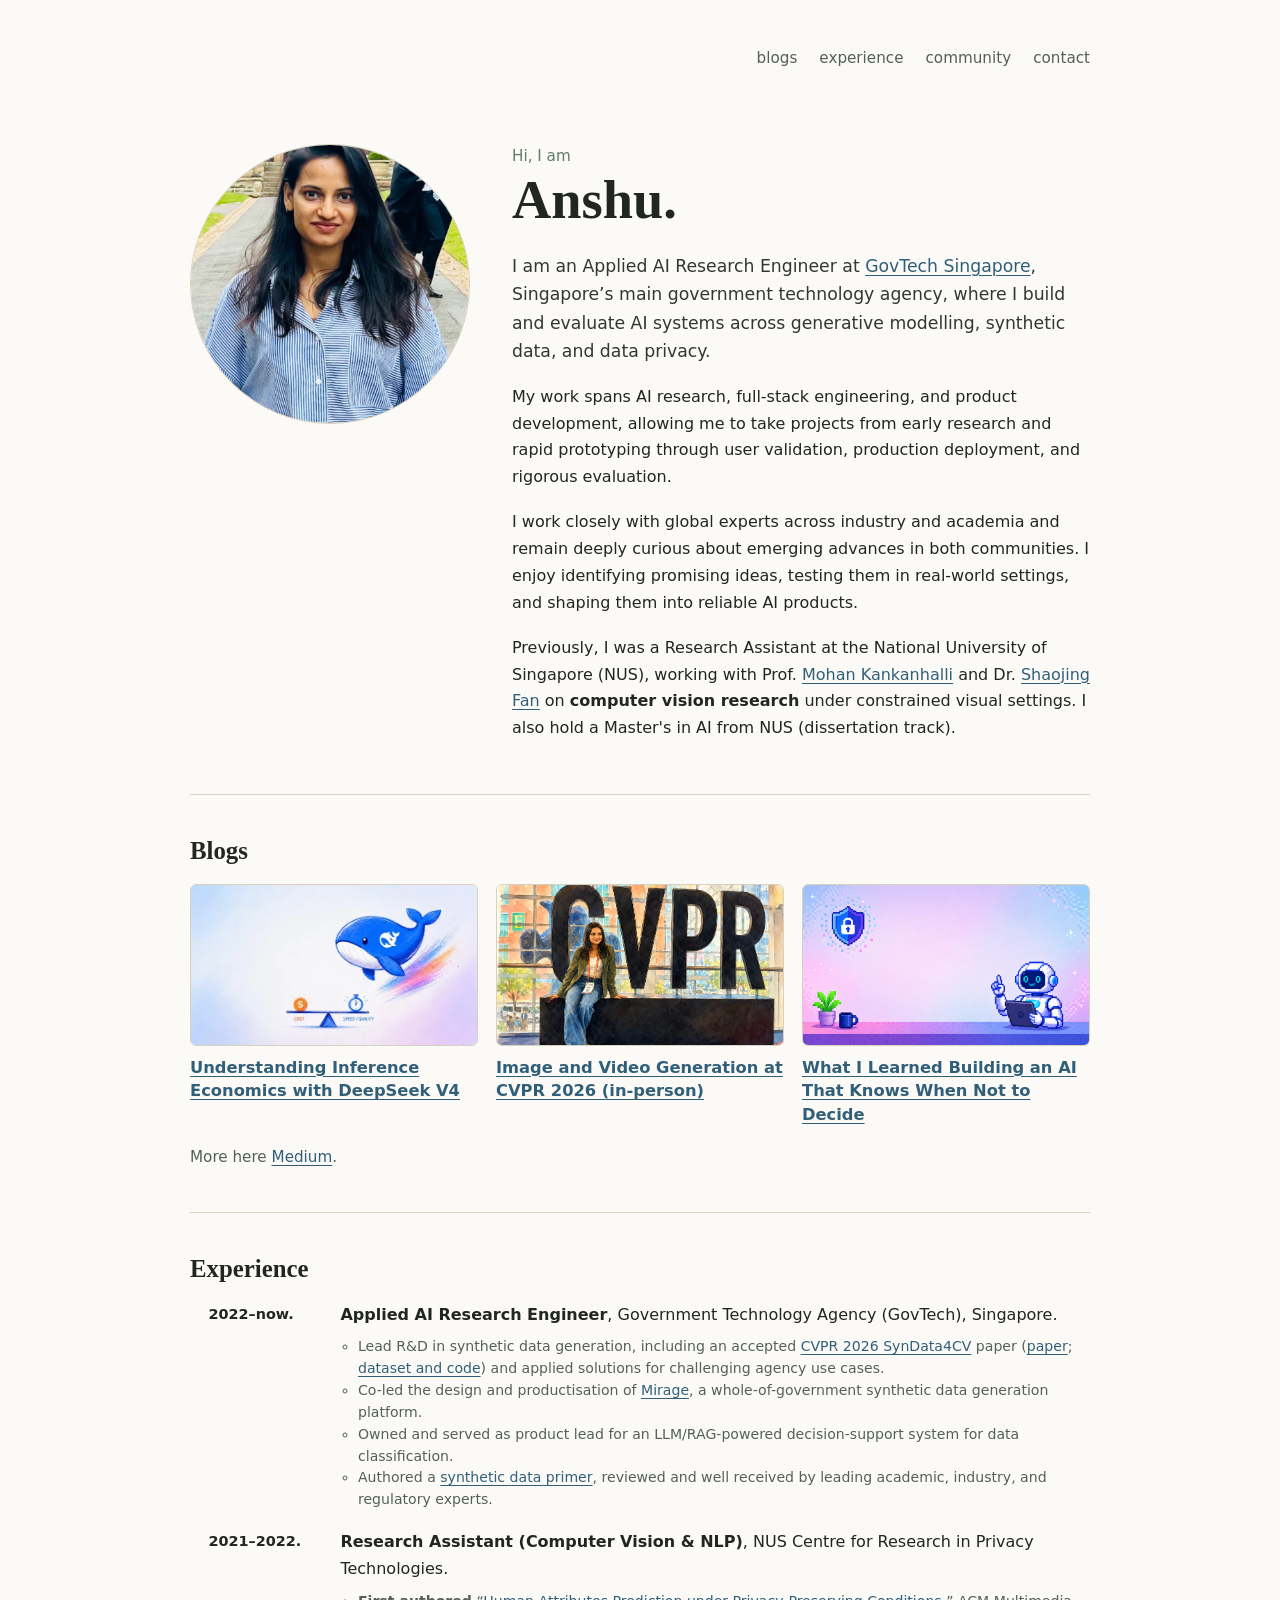
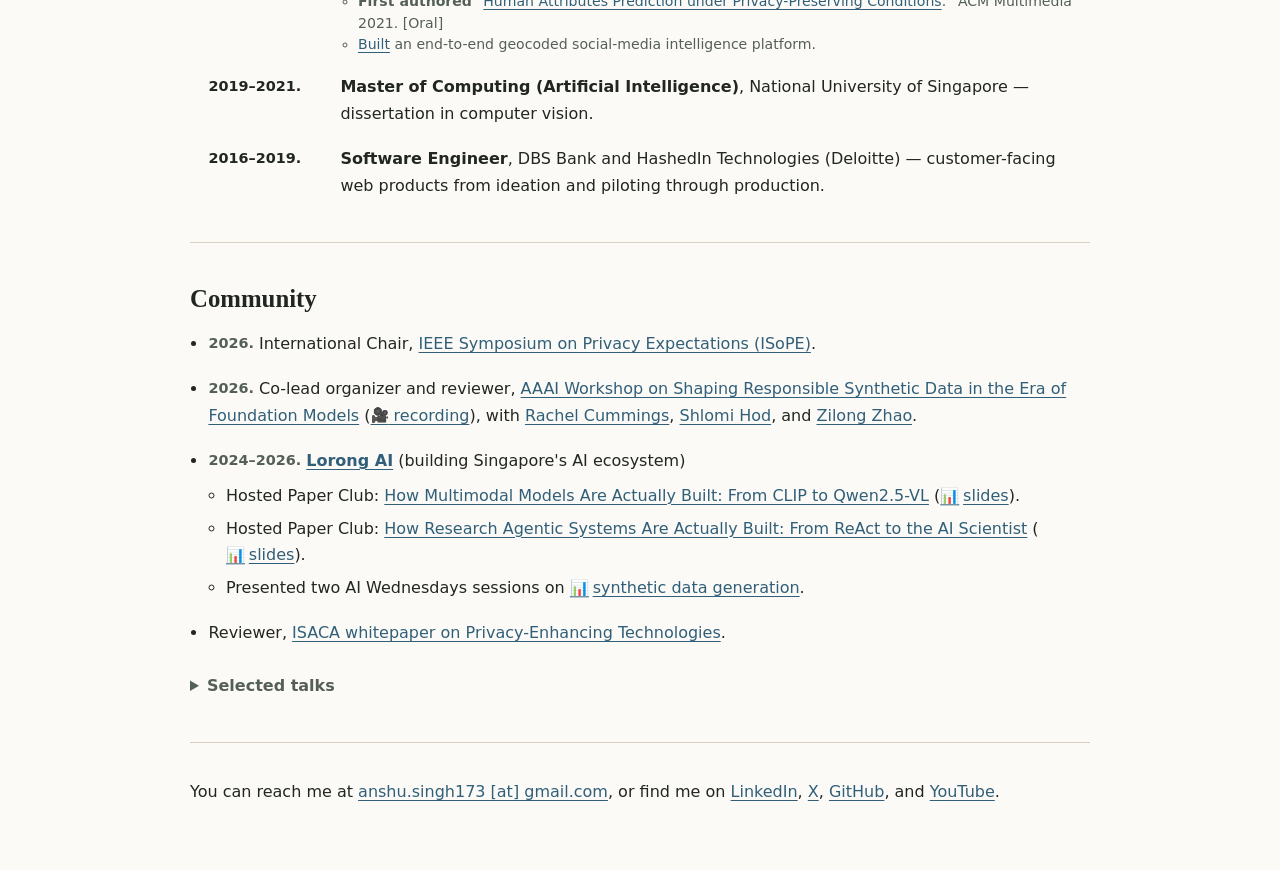
<file: index.html>
<!doctype html>
<html lang="en">
  <head>
    <meta charset="utf-8">
    <meta name="viewport" content="width=device-width, initial-scale=1">
    <title>Anshu Singh</title>
    <meta
      name="description"
      content="Anshu Singh is an Applied AI Research Engineer in Singapore building multimodal AI, computer vision, and synthetic data systems used across the Singapore Government."
    >
    <meta name="theme-color" content="#fbfaf6">
    <!-- Privacy-friendly analytics by Plausible -->
    <script async src="https://plausible.io/js/pa--8euGaAhtFjdisI6A7eGm.js"></script>
    <script>
      window.plausible = window.plausible || function () {
        (plausible.q = plausible.q || []).push(arguments);
      };
      plausible.init = plausible.init || function (i) {
        plausible.o = i || {};
      };
      plausible.init();
    </script>
    <link rel="stylesheet" href="styles.css">
  </head>
  <body>
    <svg aria-hidden="true" class="icon-defs">
      <symbol id="icon-github" viewBox="0 0 24 24">
        <path d="M12 1.7c-5.7 0-10.3 4.6-10.3 10.3 0 4.5 2.9 8.4 6.9 9.8.5.1.7-.2.7-.5v-1.8c-2.8.6-3.4-1.2-3.4-1.2-.5-1.1-1.1-1.4-1.1-1.4-.9-.6.1-.6.1-.6 1 .1 1.6 1.1 1.6 1.1.9 1.6 2.4 1.1 2.9.8.1-.7.4-1.1.7-1.4-2.2-.3-4.6-1.1-4.6-5 0-1.1.4-2 1.1-2.8-.1-.3-.5-1.3.1-2.8 0 0 .9-.3 2.8 1.1.8-.2 1.7-.3 2.6-.3.9 0 1.8.1 2.6.3 2-1.3 2.8-1.1 2.8-1.1.6 1.5.2 2.5.1 2.8.7.8 1.1 1.7 1.1 2.8 0 3.9-2.4 4.7-4.6 5 .4.3.7.9.7 1.8v2.7c0 .3.2.6.7.5 4-1.4 6.9-5.3 6.9-9.8 0-5.7-4.6-10.3-10.3-10.3Z"></path>
      </symbol>
      <symbol id="icon-youtube" viewBox="0 0 24 24">
        <path d="M23.5 6.2a3 3 0 0 0-2.1-2.1C19.5 3.6 12 3.6 12 3.6s-7.5 0-9.4.5A3 3 0 0 0 .5 6.2 31.8 31.8 0 0 0 0 12a31.8 31.8 0 0 0 .5 5.8 3 3 0 0 0 2.1 2.1c1.9.5 9.4.5 9.4.5s7.5 0 9.4-.5a3 3 0 0 0 2.1-2.1A31.8 31.8 0 0 0 24 12a31.8 31.8 0 0 0-.5-5.8ZM9.6 15.5v-7l6.2 3.5-6.2 3.5Z"></path>
      </symbol>
      <symbol id="icon-huggingface" viewBox="0 0 24 24">
        <path fill="none" stroke="currentColor" stroke-linecap="round" stroke-linejoin="round" stroke-width="1.7" d="M7.1 8.6a6 6 0 0 1 9.8 0M6.1 10.6c-2.2.2-3.8 1.8-3.8 3.9 0 2 1.6 3.6 3.6 3.6.9 0 1.7-.3 2.4-.9m9.6-6.6c2.2.2 3.8 1.8 3.8 3.9 0 2-1.6 3.6-3.6 3.6-.9 0-1.7-.3-2.4-.9M7.2 12.7c0 3 2.1 5.4 4.8 5.4s4.8-2.4 4.8-5.4"></path>
        <path d="M9.1 11.7a1 1 0 1 0 0-2 1 1 0 0 0 0 2Zm5.8 0a1 1 0 1 0 0-2 1 1 0 0 0 0 2Zm-4.6 2.6c.6.5 1.1.7 1.7.7s1.1-.2 1.7-.7a.8.8 0 0 0-1-1.2c-.3.2-.5.3-.7.3s-.4-.1-.7-.3a.8.8 0 1 0-1 1.2Z"></path>
      </symbol>
    </svg>
    <main class="page">
      <header class="masthead">
        <nav class="topnav" aria-label="Primary navigation">
          <a href="#blog">blogs</a>
          <!-- Temporarily hidden with the Selected work section.
          <a href="#systems">selected work</a>
          -->
          <a href="#experience">experience</a>
          <!-- Temporarily hidden with the Research Outputs section.
          <a href="#research">research outputs</a>
          -->
          <a href="#talks">community</a>
          <!-- Temporarily hidden with the Beyond work section.
          <a href="#learning">beyond work</a>
          -->
          <a href="#contact">contact</a>
        </nav>

        <div class="intro">
          <img class="portrait" src="assets/profile.png" alt="Portrait of Anshu Singh">
          <div>
            <p class="hello">Hi, I am</p>
            <h1>Anshu.</h1>
            <p class="lead">
              I am an Applied AI Research Engineer at <a href="https://www.tech.gov.sg/" target="_blank" rel="noreferrer">GovTech Singapore</a>, Singapore&rsquo;s main government technology agency, where I build and evaluate AI systems across generative modelling, synthetic data, and data privacy.
            </p>
            <p>
              My work spans AI research, full-stack engineering, and product development, allowing me to take projects from early research and rapid prototyping through user validation, production deployment, and rigorous evaluation.
            </p>
            <p>
              I work closely with global experts across industry and academia and remain deeply curious about emerging advances in both communities. I enjoy identifying promising ideas, testing them in real-world settings, and shaping them into reliable AI products.
            </p>
            <p>
              Previously, I was a Research Assistant at the National University of Singapore (NUS), working with Prof. <a href="https://www.comp.nus.edu.sg/cs/people/mohan/" target="_blank" rel="noreferrer">Mohan Kankanhalli</a> and Dr. <a href="https://sites.google.com/site/fanshaojing/" target="_blank" rel="noreferrer">Shaojing Fan</a> on <strong>computer vision research</strong> under constrained visual settings. I also hold a Master's in AI from NUS (dissertation track).
            </p>
            <!--
            <p>
              At <a href="https://www.tech.gov.sg/" target="_blank" rel="noreferrer">GovTech Singapore</a>, I turn applied research into products for the whole of Singapore Government. I designed <a href="https://mirage.gov.sg/" target="_blank" rel="noreferrer">Mirage</a>, the government's synthetic data platform &mdash; from user engagements, surveys, and vendor benchmarking to writing its core engine &mdash; now used by 30+ agency teams. I also ideated and product-led <a href="https://build.tech.gov.sg/projects/2025/DataSharingAssist" target="_blank" rel="noreferrer">DataSharingAssist</a>, an AI assistant for data classification (20+ agencies), selected into the government-wide <a href="https://build.tech.gov.sg/" target="_blank" rel="noreferrer">Build for Good</a> hackathon for its high impact. Alongside, I consult for agencies on custom synthetic data problems across tabular, time-series, and unstructured data.
            </p>
            <p>
              My recent research explores <strong>synthetic video generation</strong> and evaluation for safety-critical computer vision tasks, published at the <a href="https://syndata4cv.github.io/" target="_blank" rel="noreferrer">CVPR 2026 SynData4CV workshop</a>. I hold a Masters in AI from the National University of Singapore.
            </p>
            -->
          </div>
        </div>
      </header>

      <section id="blog">
        <h2>Blogs</h2>
        <div class="home-blog-list">
          <article class="home-blog-card">
            <a class="home-blog-image" href="https://anshu0612.substack.com/p/understanding-inference-economics" target="_blank" rel="noreferrer">
              <img src="assets/substack_web.webp" alt="Illustration for Understanding Inference Economics with DeepSeek V4" loading="lazy" decoding="async">
            </a>
            <h3>
              <a href="https://anshu0612.substack.com/p/understanding-inference-economics" target="_blank" rel="noreferrer">Understanding Inference Economics with DeepSeek V4</a>
            </h3>
          </article>
          <article class="home-blog-card">
            <a class="home-blog-image" href="https://anshu0612.substack.com/p/image-and-video-generation-at-cvpr" target="_blank" rel="noreferrer">
              <img src="assets/cvpr-2026-devver-review.png" alt="Watercolor illustration of Anshu at CVPR" loading="lazy" decoding="async">
            </a>
            <h3>
              <a href="https://anshu0612.substack.com/p/image-and-video-generation-at-cvpr" target="_blank" rel="noreferrer">Image and Video Generation at CVPR 2026 (in-person)</a>
            </h3>
          </article>
          <article class="home-blog-card">
            <a class="home-blog-image" href="https://anshu0612.substack.com/p/what-i-learned-building-an-ai-that" target="_blank" rel="noreferrer">
              <img src="assets/ai-knows-when-not-to-decide.png" alt="Pixel-art illustration for What I Learned Building an AI That Knows When Not to Decide" loading="lazy" decoding="async">
            </a>
            <h3>
              <a href="https://anshu0612.substack.com/p/what-i-learned-building-an-ai-that" target="_blank" rel="noreferrer">What I Learned Building an AI That Knows When Not to Decide</a>
            </h3>
          </article>
          <!-- Planned articles; restore these cards as their drafts and cover images are ready.
          <article class="home-blog-card home-blog-card-placeholder">
            <div class="home-blog-image home-blog-placeholder" aria-hidden="true">Image coming soon</div>
            <h3>Evaluating Multimodal Document Intelligence</h3>
            <p>Coming soon</p>
          </article>
          <article class="home-blog-card home-blog-card-placeholder">
            <div class="home-blog-image home-blog-placeholder" aria-hidden="true">Image coming soon</div>
            <h3>How to Evaluate an Assistant</h3>
            <p>Coming soon</p>
          </article>
          <article class="home-blog-card home-blog-card-placeholder">
            <div class="home-blog-image home-blog-placeholder" aria-hidden="true">Image coming soon</div>
            <h3>Why Is Qwen Everywhere?</h3>
            <p>Coming soon</p>
          </article>
          <article class="home-blog-card home-blog-card-placeholder">
            <div class="home-blog-image home-blog-placeholder" aria-hidden="true">Image coming soon</div>
            <h3>Unified Multimodal Understanding</h3>
            <p>Coming soon</p>
          </article>
          <article class="home-blog-card home-blog-card-placeholder">
            <div class="home-blog-image home-blog-placeholder" aria-hidden="true">Image coming soon</div>
            <h3>Wan Models for Video and Image Generation</h3>
            <p>Coming soon</p>
          </article>
          <article class="home-blog-card home-blog-card-placeholder">
            <div class="home-blog-image home-blog-placeholder" aria-hidden="true">Image coming soon</div>
            <h3>Training Foundation Models on Synthetic Data</h3>
            <p>Coming soon</p>
          </article>
          <article class="home-blog-card home-blog-card-placeholder">
            <div class="home-blog-image home-blog-placeholder" aria-hidden="true">Image coming soon</div>
            <h3>Time-Series Data Generation</h3>
            <p>Coming soon</p>
          </article>
          <article class="home-blog-card home-blog-card-placeholder">
            <div class="home-blog-image home-blog-placeholder" aria-hidden="true">Image coming soon</div>
            <h3>Multimodal Grounding</h3>
            <p>Coming soon</p>
          </article>
          -->
        </div>
        <p class="blog-more">
          More here <a href="https://medium.com/@randomized0612" target="_blank" rel="noreferrer">Medium</a>.
        </p>
      </section>

      <!-- Temporarily hidden; remove the hidden attribute to restore Selected work. -->
      <section id="systems" hidden>
        <h2>Selected work</h2>

        <article class="system">
          <div class="system-media">
            <figure class="system-figure figure-medium">
              <a href="assets/cvpr2026.png" target="_blank" rel="noreferrer">
                <img src="assets/cvpr2026_web.webp" alt="SynthSite synthetic video generation and evaluation pipeline" loading="lazy" decoding="async">
              </a>
            </figure>
            <p class="tags">Video diffusion &middot; Wan2.2-I2V-A14B &middot; Qwen2.5-VL curation &middot; LoRA &middot; 227 rare scenarios &middot; VBench &middot; open-vocabulary detection</p>
          </div>
          <div class="system-copy">
            <h3><a href="https://huggingface.co/datasets/govtech/SynthSite" target="_blank" rel="noreferrer">SynthSite</a> &mdash; Synthetic video generation &amp; benchmarking</h3>
            <p>
              SynthSite began as a practical deployment problem &mdash; evaluating safety site-analytics vendors with almost no footage of rare hazards &mdash; and grew into research. It is a <strong>hybrid local&ndash;cloud video generation pipeline</strong> with human curation and safety annotation, LoRA fine-tuned to synthesize rare worker-under-suspended-load scenarios, with agency domain experts reviewing the outputs. Published at the CVPR 2026 SynData4CV workshop; dataset and code on <a href="https://huggingface.co/datasets/govtech/SynthSite" target="_blank" rel="noreferrer">Hugging Face</a>.
            </p>
          </div>
        </article>

        <article class="system">
          <div class="system-media">
            <figure class="system-figure figure-compact">
              <a href="assets/mirage.png" target="_blank" rel="noreferrer">
                <img src="assets/mirage_web.webp" alt="Mirage platform landing page" loading="lazy" decoding="async">
              </a>
            </figure>
            <p class="tags">PyTorch &middot; VAE / GAN / diffusion &middot; model routing &amp; cascades &middot; HPO &middot; AWS</p>
          </div>
          <div class="system-copy">
            <h3><a href="https://mirage.gov.sg/" target="_blank" rel="noreferrer">Mirage</a> &mdash; Whole-of-Government synthetic data platform</h3>
            <p>
              Mirage is the government's self-service platform for mock and synthetic data generation, used in production by 30+ agency teams. I led the build-vs-buy evaluation against vendor systems, then built the generation stack in-house &mdash; PyTorch modeling across copula, VAE, GAN, and diffusion generators, adaptive model routing and cascading, automated hyperparameter optimization, and multi-dimensional privacy&ndash;utility evaluation.
            </p>
          </div>
        </article>

        <article class="system">
          <div class="system-media">
            <figure class="system-figure">
              <a href="assets/datasharingassist.png" target="_blank" rel="noreferrer">
                <img src="assets/datasharingassist_web.webp" alt="DataSharingAssist interface showing policy-grounded data classification with visible reasoning" loading="lazy" decoding="async">
              </a>
            </figure>
            <p class="tags">Explainable classification &middot; RAG + vector DB &middot; RAG evaluation &middot; HCI-informed design &middot; multimodal document AI &middot; agentic orchestration &middot; human-in-the-loop</p>
          </div>
          <div class="system-copy">
            <h3><a href="https://build.tech.gov.sg/projects/2025/DataSharingAssist" target="_blank" rel="noreferrer">DataSharingAssist</a></h3>
            <p>
              I ideated and product-led DataSharingAssist, an AI assistant for explainable data classification and data-sharing guidance &mdash; recommendations and justifications grounded in government policies through retrieval, with the full reasoning process visible to the user. It gained traction with 20+ agencies through in-person pilots with data teams and policymakers, was presented at the <a href="https://ieee-isope.org/past-events/isope-2025/program/" target="_blank" rel="noreferrer">IEEE Symposium on Privacy Expectations</a> in New York, and was selected into the government-wide <a href="https://build.tech.gov.sg/" target="_blank" rel="noreferrer">Build for Good</a> hackathon for its high impact.
            </p>
            <!--
            <p>
              I am now evolving it into <strong>Privacy Scientist</strong>: a multimodal, agentic system pairing document intelligence &mdash; OCR, vision, and language understanding &mdash; with orchestrated agents for policy resolution, mitigation search, evaluation, and red-teaming, optimizing the privacy&ndash;utility trade-off with human verification in the loop.
            </p>
            -->
            <!-- Temporarily hidden: Privacy Scientist architecture image.
            <figure class="system-figure">
              <a href="assets/multimodal_agentic_intelligence.png" target="_blank" rel="noreferrer">
                <img src="assets/multimodal_agentic_intelligence_web.webp" alt="Privacy Scientist architecture: multimodal document intelligence, agentic orchestration, and mitigation tree search" loading="lazy" decoding="async">
              </a>
              <figcaption>Privacy Scientist &mdash; multimodal document intelligence with agentic mitigation search</figcaption>
            </figure>
            -->
          </div>
        </article>

      </section>

      <section id="experience">
        <h2>Experience</h2>
        <ul class="paper-list speaking-list">
          <li>
            <span class="item-year">2022&ndash;now.</span>
            <div class="item-detail">
              <strong>Applied AI Research Engineer</strong>, Government Technology Agency (GovTech), Singapore.
              <ul class="experience-achievements">
                <li>Lead R&amp;D in synthetic data generation, including an accepted <a href="https://syndata4cv.github.io/" target="_blank" rel="noreferrer">CVPR 2026 SynData4CV</a> paper (<a href="https://arxiv.org/abs/2607.16351" target="_blank" rel="noreferrer">paper</a>; <a href="https://huggingface.co/datasets/govtech/SynthSite" target="_blank" rel="noreferrer">dataset and code</a>) and applied solutions for challenging agency use cases.</li>
                <li>Co-led the design and productisation of <a href="https://mirage.gov.sg/" target="_blank" rel="noreferrer">Mirage</a>, a whole-of-government synthetic data generation platform.</li>
                <li>Owned and served as product lead for an LLM/RAG-powered decision-support system for data classification.</li>
                <li>Authored a <a href="https://public.practice.gto.tech.gov.sg/data/content/publications/synthetic-data/overview" target="_blank" rel="noreferrer">synthetic data primer</a>, reviewed and well received by leading academic, industry, and regulatory experts.</li>
              </ul>
            </div>
          </li>
          <li>
            <span class="item-year">2021&ndash;2022.</span>
            <div class="item-detail">
              <strong>Research Assistant (Computer Vision &amp; NLP)</strong>, NUS Centre for Research in Privacy Technologies.
              <ul class="experience-achievements">
                <li><strong>First authored</strong> &ldquo;<a href="https://dblp.org/rec/conf/mm/SinghFK21" target="_blank" rel="noreferrer">Human Attributes Prediction under Privacy-Preserving Conditions</a>.&rdquo; ACM Multimedia 2021. [Oral]</li>
                <li><a href="https://github.com/anshu0612/geocoded-tweets-insights-dashboard" target="_blank" rel="noreferrer">Built</a> an end-to-end geocoded social-media intelligence platform.</li>
              </ul>
            </div>
          </li>
          <li>
            <span class="item-year">2019&ndash;2021.</span>
            <span class="item-detail"><strong>Master of Computing (Artificial Intelligence)</strong>, National University of Singapore &mdash; dissertation in computer vision.</span>
          </li>
          <li>
            <span class="item-year">2016&ndash;2019.</span>
            <span class="item-detail"><strong>Software Engineer</strong>, DBS Bank and HashedIn Technologies (Deloitte) &mdash; customer-facing web products from ideation and piloting through production.</span>
          </li>
        </ul>
      </section>

      <!-- Temporarily hidden; remove the hidden attribute to restore Research Outputs. -->
      <section id="research" hidden>
        <h2>Selected Research Outputs</h2>
        <ul class="paper-list">
          <li>
            <span>2026.</span>
            <strong>Anshu Singh</strong><sup>*</sup>, <a href="https://www.linkedin.com/in/alejandroseif/" target="_blank" rel="noreferrer">Alejandro Seif</a><sup>*</sup>.
            "<a href="https://openreview.net/forum?id=dMfhFmDWsg" target="_blank" rel="noreferrer">Privacy-Aware Synthetic Video Benchmarking and Relational Evaluation for Worker-Under-Suspended-Load Detection</a>."
            3rd Workshop on Synthetic Data for Computer Vision (SynData4CV), CVPR 2026. [*equal contribution]
            <p class="tags research-item-tags">Multimodal large language models &middot; hybrid open/closed-model pipeline &middot; LoRA fine-tuning &middot; open-vocabulary detection and segmentation &middot; spatiotemporal reasoning &middot; video quality metrics &middot; human annotation</p>
          </li>
          <li>
            <span>2025.</span>
            Authored a <a href="https://public.practice.gto.tech.gov.sg/data/content/publications/synthetic-data/overview" target="_blank" rel="noreferrer">primer on synthetic data</a> &mdash; a playbook covering generation methods, evaluation, risks, and practical guidance for researchers, practitioners, and decision makers &mdash; reviewed by Prof. <a href="https://www.comp.nus.edu.sg/cs/people/mohan/" target="_blank" rel="noreferrer">Mohan Kankanhalli</a>, Prof. <a href="https://www.comp.nus.edu.sg/cs/people/xiaoxk/" target="_blank" rel="noreferrer">Xiaokui Xiao</a>, Dr. <a href="https://shlomi.hod.xyz/" target="_blank" rel="noreferrer">Shlomi Hod</a>, Dr. <a href="https://www.linkedin.com/in/yihaoang/" target="_blank" rel="noreferrer">Yihao Ang</a>, Prof. <a href="https://www.linkedin.com/in/anthony-tung-41788657/" target="_blank" rel="noreferrer">Anthony Tung</a>, and <a href="https://www.pdpc.gov.sg/" target="_blank" rel="noreferrer">Singapore's PDPC</a>.
            <p class="tags research-item-tags">LLM-driven data synthesis &middot; generative AI methods &middot; multi-dimensional evaluation &middot; risks and challenges &middot; practical synthesis pipelines</p>
          </li>
          <li>
            <span>2023.</span>
            Authored <a href="https://github.com/dsaidgovsg/benchmarking-differential-privacy-tools/blob/main/whitepaper_on_differential_privacy_v1_11th_may_2023.pdf" target="_blank" rel="noreferrer">Sharing Data with Differential Privacy: A Primer</a> and the accompanying <a class="repo-link" href="https://github.com/dsaidgovsg/benchmarking-differential-privacy-tools" target="_blank" rel="noreferrer"><svg aria-hidden="true"><use href="#icon-github"></use></svg>benchmarking repository</a>, reviewed by Prof. <a href="https://www.comp.nus.edu.sg/cs/people/xiaoxk/" target="_blank" rel="noreferrer">Xiaokui Xiao</a> and Dr. <a href="https://desfontain.es/serious.html" target="_blank" rel="noreferrer">Damien Desfontaines</a>.
            <p class="tags research-item-tags">Open-source DP tooling &middot; distributed data processing &middot; scalable analytics &middot; cloud deployment &middot; performance engineering</p>
          </li>
          <li>
            <span>2021.</span>
            <strong>Anshu Singh</strong>, <a href="https://sites.google.com/site/fanshaojing/" target="_blank" rel="noreferrer">Shaojing Fan</a>, <a href="https://www.comp.nus.edu.sg/cs/people/mohan/" target="_blank" rel="noreferrer">Mohan Kankanhalli</a>.
            "<a href="https://dblp.org/rec/conf/mm/SinghFK21" target="_blank" rel="noreferrer">Human Attributes Prediction under Privacy-Preserving Conditions</a>."
            ACM Multimedia 2021. [Oral]
            <p class="tags research-item-tags">Custom deep learning architecture &middot; pose-guided feature fusion &middot; human-centered AI &middot; dataset curation &middot; explainable AI</p>
          </li>
        </ul>
        <div class="figure-row">
          <figure>
            <a href="assets/cvpr_2026_worker_detection.png" target="_blank" rel="noreferrer">
              <img src="assets/cvpr_2026_worker_detection_web.webp" alt="Spatiotemporal reasoning and relational worker-under-suspended-load detection examples on construction sites" loading="lazy" decoding="async">
            </a>
            <figcaption>CVPR 2026 &mdash; spatiotemporal reasoning and relational detection for construction-site safety</figcaption>
          </figure>
          <figure>
            <a href="assets/acm2021.png" target="_blank" rel="noreferrer">
              <img src="assets/acm2021_web.webp" alt="CHAPNet architecture for context-guided human attribute prediction" loading="lazy" decoding="async">
            </a>
            <figcaption>ACM MM 2021 (Oral) &mdash; a diverse curated dataset, psychophysical &amp; statistical studies, and a novel PyTorch model (CHAPNet)</figcaption>
          </figure>
          <figure>
            <a href="assets/synthetic_data_primer.png" target="_blank" rel="noreferrer">
              <img src="assets/synthetic_data_primer_web.webp" alt="Overview page of the Synthetic Data Primer" loading="lazy" decoding="async">
            </a>
            <figcaption>Synthetic Data Primer &mdash; a whole-of-government playbook</figcaption>
          </figure>
        </div>
      </section>

      <section id="talks">
        <h2>Community</h2>
        <ul class="paper-list">
          <li>
            <span>2026.</span>
            International Chair, <a href="https://ieee-isope.org/" target="_blank" rel="noreferrer">IEEE Symposium on Privacy Expectations (ISoPE)</a>.
          </li>
          <li>
            <span>2026.</span>
            Co-lead organizer and reviewer, <a href="https://responsible-synthetic-data.github.io/" target="_blank" rel="noreferrer">AAAI Workshop on Shaping Responsible Synthetic Data in the Era of Foundation Models</a> (<a href="https://us06web.zoom.us/rec/play/fg50zEaNsR0_7W8M6YmZP9z6EENAxh19v1-RHifjPJYhbbWTuQSlBAFSbnOjuOipGny0fJY9VZB-EMmc.UTDezH-GYXC4DX0i?eagerLoadZvaPages=&amp;accessLevel=meeting&amp;canPlayFromShare=true&amp;from=share_recording_detail&amp;continueMode=true&amp;componentName=rec-play&amp;originRequestUrl=https%3A%2F%2Fus06web.zoom.us%2Frec%2Fshare%2FlqJ_JumU_0NR-3_MBtrZk7VHmYRdL4QxdepOGhu2kaEhgZqb0uQMziBJ0ivwPTn8.8GMVBjI592_ZMZAZ" target="_blank" rel="noreferrer"><span class="link-emoji" aria-hidden="true">🎥</span> recording</a>), with <a href="https://www.engineering.columbia.edu/faculty-staff/directory/rachel-cummings" target="_blank" rel="noreferrer">Rachel Cummings</a>, <a href="https://shlomi.hod.xyz/" target="_blank" rel="noreferrer">Shlomi Hod</a>, and <a href="https://www.linkedin.com/in/zilong-zhao/" target="_blank" rel="noreferrer">Zilong Zhao</a>.
          </li>
          <li class="community-group">
            <span>2024&ndash;2026.</span>
            <strong><a href="https://lorong.ai/" target="_blank" rel="noreferrer">Lorong AI</a></strong> (building Singapore's AI ecosystem)
            <ul class="community-sublist">
              <li>Hosted Paper Club: <a href="https://luma.com/z4b2koud" target="_blank" rel="noreferrer">How Multimodal Models Are Actually Built: From CLIP to Qwen2.5-VL</a> (<a class="slides-link" href="https://docs.google.com/presentation/d/1woaNFyc_mWGukAUen_wFqowRn724Wd4Wy_gN6rRIF5o/edit?slide=id.p1#slide=id.p1" target="_blank" rel="noreferrer"><span class="link-emoji" aria-hidden="true">📊</span>slides</a>).</li>
              <li>Hosted Paper Club: <a href="https://luma.com/y7825sm1" target="_blank" rel="noreferrer">How Research Agentic Systems Are Actually Built: From ReAct to the AI Scientist</a> (<a class="slides-link" href="https://docs.google.com/presentation/d/1XT6Vi8Xk3TNwxxp4rzr6FzrOcAYTuT4qq520SPiWNPo/edit?usp=sharing" target="_blank" rel="noreferrer"><span class="link-emoji" aria-hidden="true">📊</span>slides</a>).</li>
              <li>Presented two AI Wednesdays sessions on <a class="slides-link" href="https://docs.google.com/presentation/d/1HBnbylS7w37RZjriFHOXxpV5Zj2py8Cd/edit?usp=sharing&amp;ouid=109530204851049367310&amp;rtpof=true&amp;sd=true" target="_blank" rel="noreferrer"><span class="link-emoji" aria-hidden="true">📊</span>synthetic data generation</a>.</li>
            </ul>
          </li>
          <li>
            Reviewer, <a href="https://www.isaca.org/-/media/files/isacadp/project/isaca/resources/white-papers/exploring-practical-considerations-and-applications-for-privacy-enhancing-technologies_0524.pdf" target="_blank" rel="noreferrer">ISACA whitepaper on Privacy-Enhancing Technologies</a>.
          </li>
        </ul>

        <details class="talks-details">
          <summary>Selected talks</summary>
          <ul class="paper-list speaking-list">
            <li>
              <span class="item-year">2025.</span>
              <span class="item-detail"><em>Empowering Government Agencies in Singapore for Confident Data Sharing: Design and Early Insights from an AI-powered Tool for Data Privacy and Quality Assessment</em>, <a href="https://ieee-isope.org/past-events/isope-2025/program/" target="_blank" rel="noreferrer">IEEE Symposium on Privacy Expectations (ISoPE)</a>, New York, USA 🇺🇸.</span>
            </li>
            <li>
              <span class="item-year">2025.</span>
              <span class="item-detail"><a class="video-link" href="https://youtu.be/mbdA0ObrBac?t=1366" target="_blank" rel="noreferrer"><svg aria-hidden="true"><use href="#icon-youtube"></use></svg><em>Enabling Better Guidance for Data Classifications through an AI-assisted Educational Tool</em></a> (<a class="slides-link" href="https://docs.google.com/presentation/d/1ZppPz1E0i8Fbh2ROeRVgm1DRsdGmPsSe/edit?usp=sharing&amp;ouid=109530204851049367310&amp;rtpof=true&amp;sd=true" target="_blank" rel="noreferrer"><span class="link-emoji" aria-hidden="true">📊</span>slides</a>), GovTech STACK Meetup.</span>
            </li>
            <li>
              <span class="item-year">2024.</span>
              <span class="item-detail"><a class="video-link" href="https://youtu.be/N_qD8HOmCHw?t=91" target="_blank" rel="noreferrer"><svg aria-hidden="true"><use href="#icon-youtube"></use></svg><em>Bridge the Usability Gap For Widespread Adoption Of Differential Privacy</em></a>, Sydney Privacy Workshop, University of Sydney, Sydney, Australia 🇦🇺.</span>
            </li>
            <li>
              <span class="item-year">2023.</span>
              <span class="item-detail"><a class="video-link" href="https://youtu.be/gTCKmPX6Nt0?t=655" target="_blank" rel="noreferrer"><svg aria-hidden="true"><use href="#icon-youtube"></use></svg><em>Privacy in the Public Sector: Lessons Learned and Strategies for Success</em></a>, USENIX Conference on Privacy Engineering Practice and Respect (PEPR), California, USA 🇺🇸.</span>
            </li>
            <li>
              <span class="item-year">2023.</span>
              <span class="item-detail"><a class="video-link" href="https://youtu.be/lmo3awiji0s?t=1626" target="_blank" rel="noreferrer"><svg aria-hidden="true"><use href="#icon-youtube"></use></svg><em>Implementing Differential Privacy</em></a>, GovTech STACK x Data Science &amp; AI Series Meetup.</span>
            </li>
            <li>
              <span class="item-year">2022.</span>
              <span class="item-detail"><a class="repo-link" href="https://github.com/dsaidgovsg/stack-2022-differential-privacy-workshop" target="_blank" rel="noreferrer"><svg aria-hidden="true"><use href="#icon-github"></use></svg><em>Workshop on Differential Private Statistics Release</em></a>, <a href="https://www.developer.tech.gov.sg/communities/events/conferences/stack-2022-developer-conference/agenda/workshops.html" target="_blank" rel="noreferrer">GovTech STACK Developer Conference</a>.</span>
            </li>
          </ul>
        </details>
      </section>

      <!-- Some writing: commented out per Anshu's request (2026-07-07); restore by removing this comment wrapper
      <section id="writing">
        <h2>Some writing</h2>
        <ul class="paper-list">
          <li>
            <a href="https://anshu0612.substack.com/p/understanding-inference-economics" target="_blank" rel="noreferrer">Understanding Inference Economics with DeepSeek V4</a>
          </li>
          <li>
            <a href="https://medium.com/dsaid-govtech/synthetic-data-navigating-its-methodologies-applications-and-challenges-9af7e5e4208d" target="_blank" rel="noreferrer">Synthetic Data: Navigating Its Methodologies, Applications and Challenges</a>
          </li>
          <li>
            <a href="https://medium.com/dsaid-govtech/protecting-your-data-privacy-with-differential-privacy-an-introduction-abee1d7fcb63" target="_blank" rel="noreferrer">Sharing Data with Differential Privacy: A Primer</a>
          </li>
          <li>
            <a href="https://medium.com/dsaid-govtech/practitioners-guide-to-accessing-emerging-differential-privacy-tools-861acddb2a44" target="_blank" rel="noreferrer">Practitioners' Guide to Accessing Emerging Differential Privacy Tools</a>
          </li>
          <li>
            <a href="https://randomized0612.medium.com/facing-ais-winning-facade-with-face-images-e2b46262b507" target="_blank" rel="noreferrer">Why Should You Care About Facial Privacy?</a>
          </li>
        </ul>
      </section>
      -->

      <!-- Temporarily hidden; remove the hidden attribute to restore Beyond work. -->
      <section id="learning" hidden>
        <h2>Beyond work</h2>
        <p>
          Outside work, I love playing and learning tennis 🎾. I am still picking it up, but that is exactly what I enjoy about it: the process of observing my own game without judgment and improving through practice.
        </p>
        <p class="list-label">Content creation</p>
        <p>
          I have recently started creating content on AI &mdash; a long game I am committed to across formats.
        </p>
        <div class="media-cards">
          <div class="media-card">
            <a href="https://www.youtube.com/@droolingoverai" target="_blank" rel="noreferrer">
              <img src="assets/youtube_web.webp" alt="DroolingOverAI YouTube video on why synthetic data matters" loading="lazy" decoding="async">
            </a>
            <span class="media-card-title"><a href="https://www.youtube.com/@droolingoverai" target="_blank" rel="noreferrer">Why Synthetic Data Matters &mdash; Simple 7-Minute Explainer</a> <span class="media-card-tag">YouTube</span></span>
          </div>
          <div class="media-card">
            <a href="https://open.spotify.com/episode/6avAOBLxxDabBzxp1h6OWN" target="_blank" rel="noreferrer">
              <img src="assets/spotify_web.webp" alt="AI Systems in Practice podcast episode on choosing GPUs" loading="lazy" decoding="async">
            </a>
            <span class="media-card-title"><a href="https://open.spotify.com/episode/6avAOBLxxDabBzxp1h6OWN" target="_blank" rel="noreferrer">The Most Powerful GPU Is Not Always the Right One for Your AI System</a> <span class="media-card-tag">Spotify</span></span>
          </div>
        </div>
      </section>

      <footer id="contact">
        <!--
        <p class="availability-note">
          I am open to <strong>Applied AI, Research Engineer, ML/AI Engineer, Data Scientist, and Forward Deployed Engineer</strong> roles &mdash; and always happy to chat about multimodal AI, generative models, and synthetic data.
        </p>
        -->
        <p>
          You can reach me at <a class="email-link" data-user="anshu.singh173" data-domain="gmail.com" href="#" aria-label="Email Anshu">email</a>, or find me on <a href="https://www.linkedin.com/in/anshu-singh/" target="_blank" rel="noreferrer">LinkedIn</a>, <a href="https://x.com/randomized0612" target="_blank" rel="noreferrer">X</a>, <a href="https://github.com/anshu0612" target="_blank" rel="noreferrer">GitHub</a>, and <a href="https://www.youtube.com/@droolingoverai" target="_blank" rel="noreferrer">YouTube</a>.
        </p>
      </footer>
    </main>
    <script>
      const emailLink = document.querySelector(".email-link");
      if (emailLink) {
        const email = `${emailLink.dataset.user}@${emailLink.dataset.domain}`;
        emailLink.href = `mailto:${email}`;
        emailLink.textContent = email.replace("@", " [at] ");
      }
    </script>
  </body>
</html>
</file>
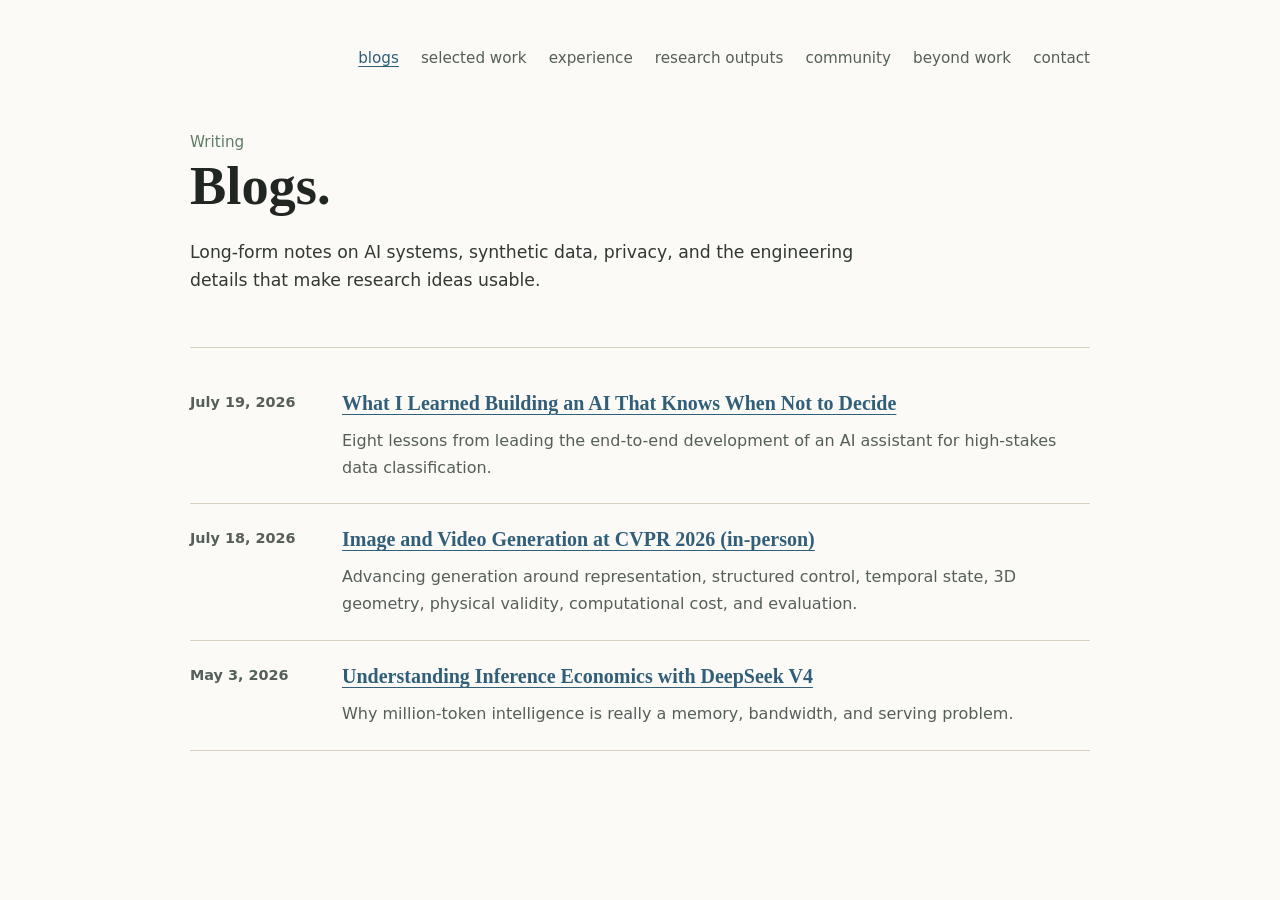
<file: blogs.html>
<!doctype html>
<html lang="en">
  <head>
    <meta charset="utf-8">
    <meta name="viewport" content="width=device-width, initial-scale=1">
    <title>Blogs | Anshu Singh</title>
    <meta name="description" content="Long-form writing by Anshu Singh on AI systems, inference economics, synthetic data, privacy, and applied research.">
    <meta name="theme-color" content="#fbfaf6">
    <!-- Privacy-friendly analytics by Plausible -->
    <script async src="https://plausible.io/js/pa--8euGaAhtFjdisI6A7eGm.js"></script>
    <script>
      window.plausible = window.plausible || function () {
        (plausible.q = plausible.q || []).push(arguments);
      };
      plausible.init = plausible.init || function (i) {
        plausible.o = i || {};
      };
      plausible.init();
    </script>
    <link rel="stylesheet" href="styles.css">
  </head>
  <body>
    <main class="page blog-page">
      <header class="masthead blog-masthead">
        <nav class="topnav" aria-label="Primary navigation">
          <a href="blogs.html" aria-current="page">blogs</a>
          <a href="index.html#systems">selected work</a>
          <a href="index.html#experience">experience</a>
          <a href="index.html#research">research outputs</a>
          <a href="index.html#talks">community</a>
          <a href="index.html#learning">beyond work</a>
          <a href="index.html#contact">contact</a>
        </nav>
        <p class="hello">Writing</p>
        <h1>Blogs.</h1>
        <p class="lead blog-lead">Long-form notes on AI systems, synthetic data, privacy, and the engineering details that make research ideas usable.</p>
      </header>

      <section class="blog-index" aria-label="Blog posts">
        <ol class="blog-list">
          <li>
            <span class="blog-date">July 19, 2026</span>
            <a class="blog-title" href="blogs/what-i-learned-building-an-ai-that.html">What I Learned Building an AI That Knows When Not to Decide</a>
            <p>Eight lessons from leading the end-to-end development of an AI assistant for high-stakes data classification.</p>
          </li>
          <li>
            <span class="blog-date">July 18, 2026</span>
            <a class="blog-title" href="blogs/image-and-video-generation-at-cvpr.html">Image and Video Generation at CVPR 2026 (in-person)</a>
            <p>Advancing generation around representation, structured control, temporal state, 3D geometry, physical validity, computational cost, and evaluation.</p>
          </li>
          <li>
            <span class="blog-date">May 3, 2026</span>
            <a class="blog-title" href="blogs/understanding-inference-economics.html">Understanding Inference Economics with DeepSeek V4</a>
            <p>Why million-token intelligence is really a memory, bandwidth, and serving problem.</p>
          </li>
        </ol>
      </section>
    </main>
  </body>
</html>
</file>
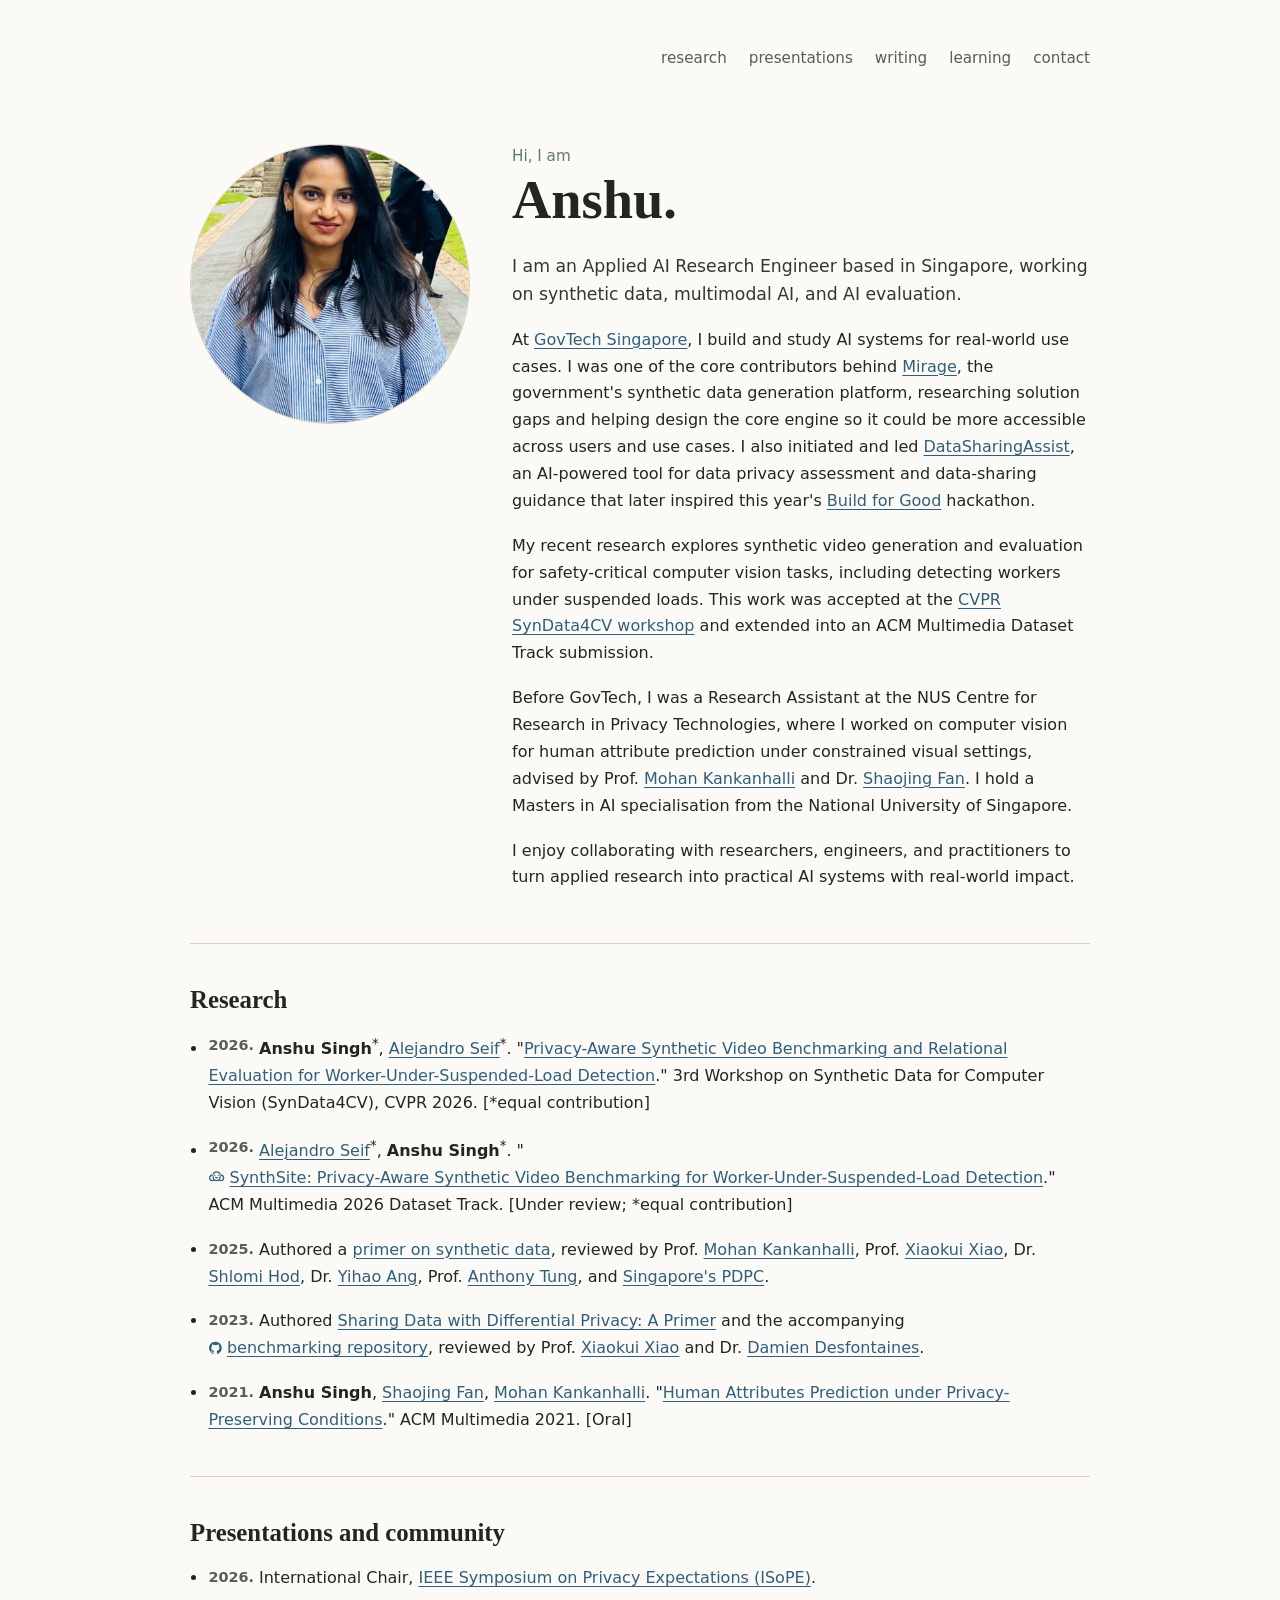
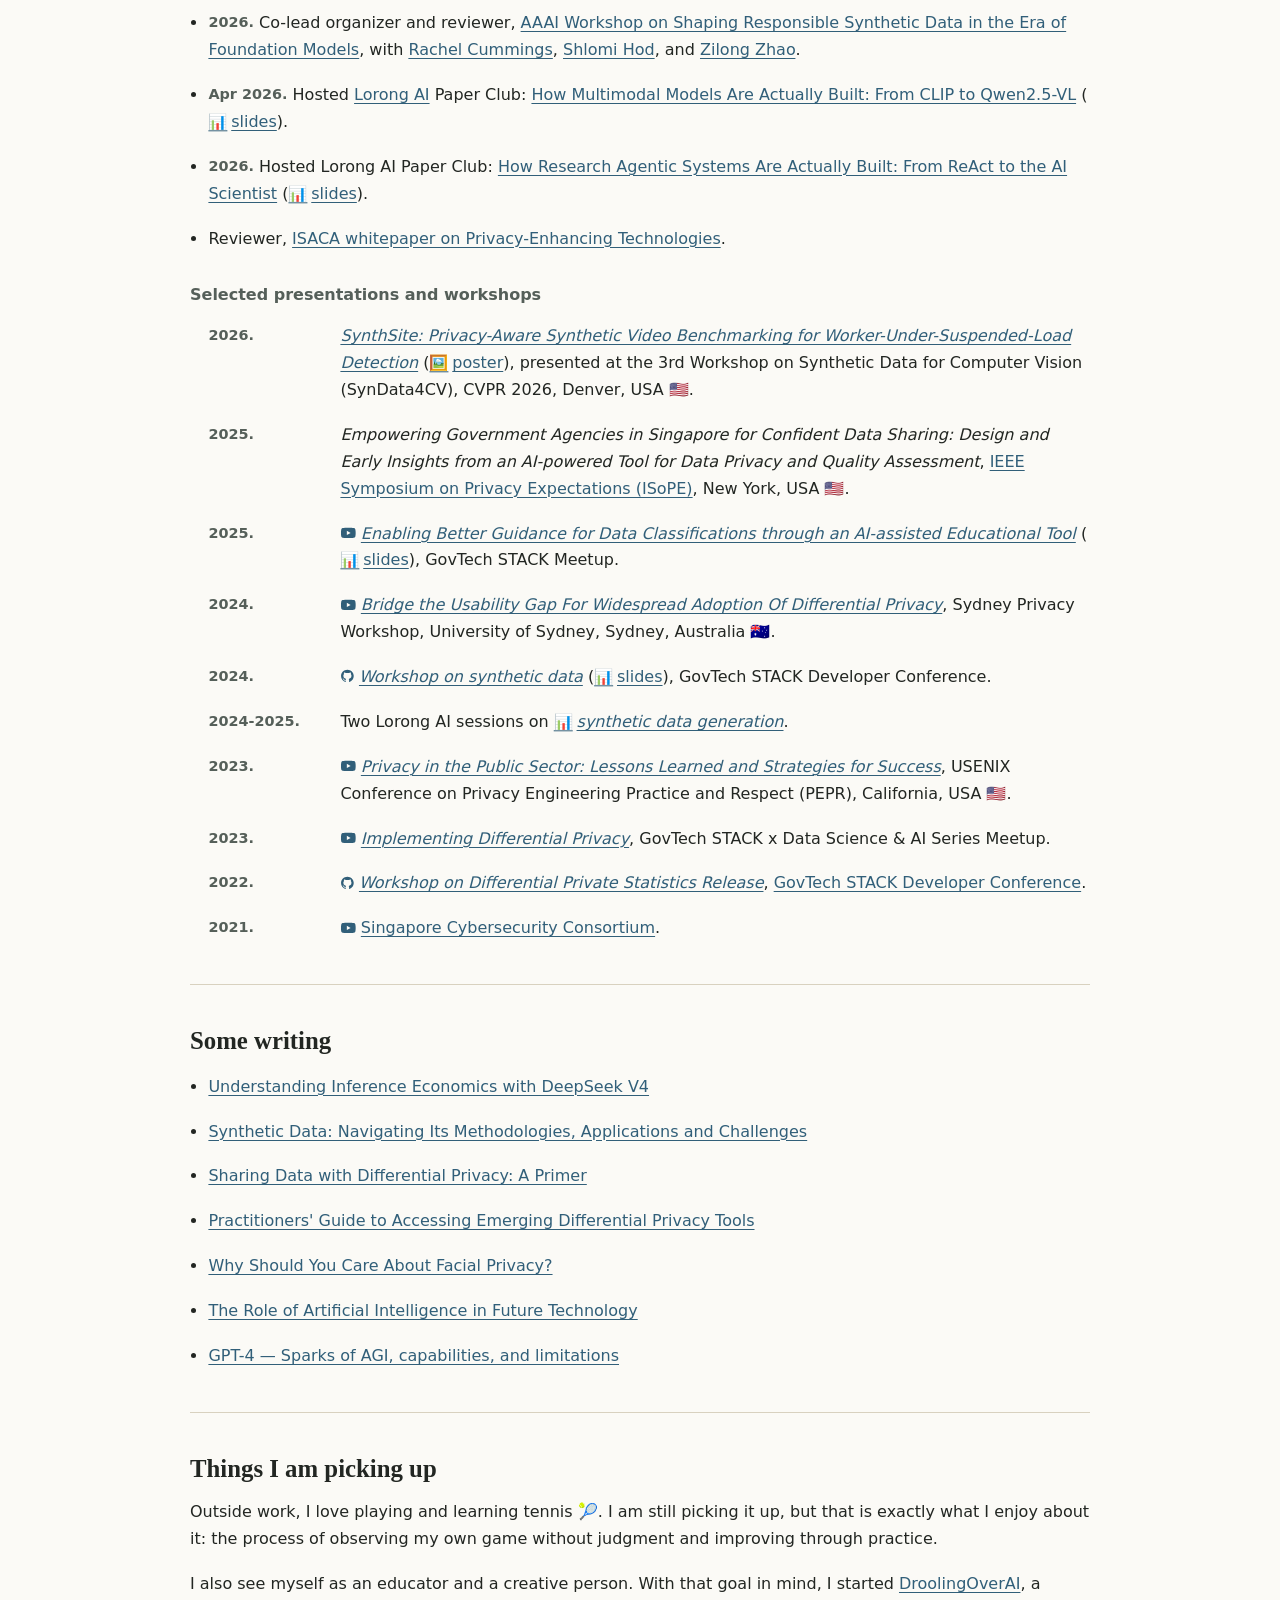
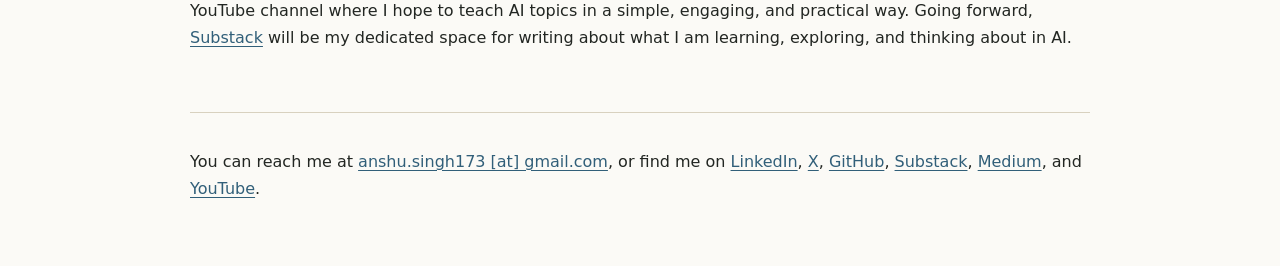
<file: index2.html>
<!doctype html>
<html lang="en">
  <head>
    <meta charset="utf-8">
    <meta name="viewport" content="width=device-width, initial-scale=1">
    <title>Anshu Singh</title>
    <meta
      name="description"
      content="Anshu Singh is an Applied AI Research Engineer in Singapore working on synthetic data, multimodal AI, and AI evaluation."
    >
    <meta name="theme-color" content="#fbfaf6">
    <!-- Privacy-friendly analytics by Plausible -->
    <script async src="https://plausible.io/js/pa--8euGaAhtFjdisI6A7eGm.js"></script>
    <script>
      window.plausible = window.plausible || function () {
        (plausible.q = plausible.q || []).push(arguments);
      };
      plausible.init = plausible.init || function (i) {
        plausible.o = i || {};
      };
      plausible.init();
    </script>
    <link rel="icon" href="assets/profile.png">
    <link rel="stylesheet" href="styles.css">
  </head>
  <body>
    <svg aria-hidden="true" class="icon-defs">
      <symbol id="icon-github" viewBox="0 0 24 24">
        <path d="M12 1.7c-5.7 0-10.3 4.6-10.3 10.3 0 4.5 2.9 8.4 6.9 9.8.5.1.7-.2.7-.5v-1.8c-2.8.6-3.4-1.2-3.4-1.2-.5-1.1-1.1-1.4-1.1-1.4-.9-.6.1-.6.1-.6 1 .1 1.6 1.1 1.6 1.1.9 1.6 2.4 1.1 2.9.8.1-.7.4-1.1.7-1.4-2.2-.3-4.6-1.1-4.6-5 0-1.1.4-2 1.1-2.8-.1-.3-.5-1.3.1-2.8 0 0 .9-.3 2.8 1.1.8-.2 1.7-.3 2.6-.3.9 0 1.8.1 2.6.3 2-1.3 2.8-1.1 2.8-1.1.6 1.5.2 2.5.1 2.8.7.8 1.1 1.7 1.1 2.8 0 3.9-2.4 4.7-4.6 5 .4.3.7.9.7 1.8v2.7c0 .3.2.6.7.5 4-1.4 6.9-5.3 6.9-9.8 0-5.7-4.6-10.3-10.3-10.3Z"></path>
      </symbol>
      <symbol id="icon-youtube" viewBox="0 0 24 24">
        <path d="M23.5 6.2a3 3 0 0 0-2.1-2.1C19.5 3.6 12 3.6 12 3.6s-7.5 0-9.4.5A3 3 0 0 0 .5 6.2 31.8 31.8 0 0 0 0 12a31.8 31.8 0 0 0 .5 5.8 3 3 0 0 0 2.1 2.1c1.9.5 9.4.5 9.4.5s7.5 0 9.4-.5a3 3 0 0 0 2.1-2.1A31.8 31.8 0 0 0 24 12a31.8 31.8 0 0 0-.5-5.8ZM9.6 15.5v-7l6.2 3.5-6.2 3.5Z"></path>
      </symbol>
      <symbol id="icon-huggingface" viewBox="0 0 24 24">
        <path fill="none" stroke="currentColor" stroke-linecap="round" stroke-linejoin="round" stroke-width="1.7" d="M7.1 8.6a6 6 0 0 1 9.8 0M6.1 10.6c-2.2.2-3.8 1.8-3.8 3.9 0 2 1.6 3.6 3.6 3.6.9 0 1.7-.3 2.4-.9m9.6-6.6c2.2.2 3.8 1.8 3.8 3.9 0 2-1.6 3.6-3.6 3.6-.9 0-1.7-.3-2.4-.9M7.2 12.7c0 3 2.1 5.4 4.8 5.4s4.8-2.4 4.8-5.4"></path>
        <path d="M9.1 11.7a1 1 0 1 0 0-2 1 1 0 0 0 0 2Zm5.8 0a1 1 0 1 0 0-2 1 1 0 0 0 0 2Zm-4.6 2.6c.6.5 1.1.7 1.7.7s1.1-.2 1.7-.7a.8.8 0 0 0-1-1.2c-.3.2-.5.3-.7.3s-.4-.1-.7-.3a.8.8 0 1 0-1 1.2Z"></path>
      </symbol>
    </svg>
    <main class="page">
      <header class="masthead">
        <nav class="topnav" aria-label="Primary navigation">
          <a href="#research">research</a>
          <a href="#talks">presentations</a>
          <a href="#writing">writing</a>
          <a href="#learning">learning</a>
          <a href="#contact">contact</a>
        </nav>

        <div class="intro">
          <img class="portrait" src="assets/profile.png" alt="Portrait of Anshu Singh">
          <div>
            <p class="hello">Hi, I am</p>
            <h1>Anshu.</h1>
            <p class="lead">
              I am an Applied AI Research Engineer based in Singapore, working on synthetic data, multimodal AI, and AI evaluation.
            </p>
            <p>
              At <a href="https://www.tech.gov.sg/" target="_blank" rel="noreferrer">GovTech Singapore</a>, I build and study AI systems for real-world use cases. I was one of the core contributors behind <a href="https://mirage.gov.sg/" target="_blank" rel="noreferrer">Mirage</a>, the government's synthetic data generation platform, researching solution gaps and helping design the core engine so it could be more accessible across users and use cases. I also initiated and led <a href="https://build.tech.gov.sg/projects/2025/DataSharingAssist" target="_blank" rel="noreferrer">DataSharingAssist</a>, an AI-powered tool for data privacy assessment and data-sharing guidance that later inspired this year's <a href="https://build.tech.gov.sg/" target="_blank" rel="noreferrer">Build for Good</a> hackathon.
            </p>
            <p>
              My recent research explores synthetic video generation and evaluation for safety-critical computer vision tasks, including detecting workers under suspended loads. This work was accepted at the <a href="https://syndata4cv.github.io/" target="_blank" rel="noreferrer">CVPR SynData4CV workshop</a> and extended into an ACM Multimedia Dataset Track submission.
            </p>
            <p>
              Before GovTech, I was a Research Assistant at the NUS Centre for Research in Privacy Technologies, where I worked on computer vision for human attribute prediction under constrained visual settings, advised by Prof. <a href="https://www.comp.nus.edu.sg/cs/people/mohan/" target="_blank" rel="noreferrer">Mohan Kankanhalli</a> and Dr. <a href="https://sites.google.com/site/fanshaojing/" target="_blank" rel="noreferrer">Shaojing Fan</a>. I hold a Masters in AI specialisation from the National University of Singapore.
            </p>
            <p>
              I enjoy collaborating with researchers, engineers, and practitioners to turn applied research into practical AI systems with real-world impact.
            </p>
          </div>
        </div>
      </header>

      <section id="research">
        <h2>Research</h2>
        <ul class="paper-list">
          <li>
            <span>2026.</span>
            <strong>Anshu Singh</strong><sup>*</sup>, <a href="https://www.linkedin.com/in/alejandroseif/" target="_blank" rel="noreferrer">Alejandro Seif</a><sup>*</sup>.
            "<a href="https://openreview.net/forum?id=dMfhFmDWsg" target="_blank" rel="noreferrer">Privacy-Aware Synthetic Video Benchmarking and Relational Evaluation for Worker-Under-Suspended-Load Detection</a>."
            3rd Workshop on Synthetic Data for Computer Vision (SynData4CV), CVPR 2026. [*equal contribution]
          </li>
          <li>
            <span>2026.</span>
            <a href="https://www.linkedin.com/in/alejandroseif/" target="_blank" rel="noreferrer">Alejandro Seif</a><sup>*</sup>, <strong>Anshu Singh</strong><sup>*</sup>.
            "<a class="huggingface-link" href="https://huggingface.co/datasets/govtech/SynthSite" target="_blank" rel="noreferrer"><svg aria-hidden="true"><use href="#icon-huggingface"></use></svg>SynthSite: Privacy-Aware Synthetic Video Benchmarking for Worker-Under-Suspended-Load Detection</a>."
            ACM Multimedia 2026 Dataset Track. [Under review; *equal contribution]
          </li>
          <li>
            <span>2025.</span>
            Authored a <a href="https://public.practice.gto.tech.gov.sg/data/content/publications/synthetic-data/overview" target="_blank" rel="noreferrer">primer on synthetic data</a>, reviewed by Prof. <a href="https://www.comp.nus.edu.sg/cs/people/mohan/" target="_blank" rel="noreferrer">Mohan Kankanhalli</a>, Prof. <a href="https://www.comp.nus.edu.sg/cs/people/xiaoxk/" target="_blank" rel="noreferrer">Xiaokui Xiao</a>, Dr. <a href="https://shlomi.hod.xyz/" target="_blank" rel="noreferrer">Shlomi Hod</a>, Dr. <a href="https://www.linkedin.com/in/yihaoang/" target="_blank" rel="noreferrer">Yihao Ang</a>, Prof. <a href="https://www.linkedin.com/in/anthony-tung-41788657/" target="_blank" rel="noreferrer">Anthony Tung</a>, and <a href="https://www.pdpc.gov.sg/" target="_blank" rel="noreferrer">Singapore's PDPC</a>.
          </li>
          <li>
            <span>2023.</span>
            Authored <a href="https://github.com/dsaidgovsg/benchmarking-differential-privacy-tools/blob/main/whitepaper_on_differential_privacy_v1_11th_may_2023.pdf" target="_blank" rel="noreferrer">Sharing Data with Differential Privacy: A Primer</a> and the accompanying <a class="repo-link" href="https://github.com/dsaidgovsg/benchmarking-differential-privacy-tools" target="_blank" rel="noreferrer"><svg aria-hidden="true"><use href="#icon-github"></use></svg>benchmarking repository</a>, reviewed by Prof. <a href="https://www.comp.nus.edu.sg/cs/people/xiaoxk/" target="_blank" rel="noreferrer">Xiaokui Xiao</a> and Dr. <a href="https://desfontain.es/serious.html" target="_blank" rel="noreferrer">Damien Desfontaines</a>.
          </li>
          <li>
            <span>2021.</span>
            <strong>Anshu Singh</strong>, <a href="https://sites.google.com/site/fanshaojing/" target="_blank" rel="noreferrer">Shaojing Fan</a>, <a href="https://www.comp.nus.edu.sg/cs/people/mohan/" target="_blank" rel="noreferrer">Mohan Kankanhalli</a>.
            "<a href="https://dblp.org/rec/conf/mm/SinghFK21" target="_blank" rel="noreferrer">Human Attributes Prediction under Privacy-Preserving Conditions</a>."
            ACM Multimedia 2021. [Oral]
          </li>
        </ul>
      </section>

      <section id="talks">
        <h2>Presentations and community</h2>
        <ul class="paper-list">
          <li>
            <span>2026.</span>
            International Chair, <a href="https://ieee-isope.org/" target="_blank" rel="noreferrer">IEEE Symposium on Privacy Expectations (ISoPE)</a>.
          </li>
          <li>
            <span>2026.</span>
            Co-lead organizer and reviewer, <a href="https://responsible-synthetic-data.github.io/" target="_blank" rel="noreferrer">AAAI Workshop on Shaping Responsible Synthetic Data in the Era of Foundation Models</a>, with <a href="https://www.engineering.columbia.edu/faculty-staff/directory/rachel-cummings" target="_blank" rel="noreferrer">Rachel Cummings</a>, <a href="https://shlomi.hod.xyz/" target="_blank" rel="noreferrer">Shlomi Hod</a>, and <a href="https://www.linkedin.com/in/zilong-zhao/" target="_blank" rel="noreferrer">Zilong Zhao</a>.
          </li>
          <li>
            <span>Apr 2026.</span>
            Hosted <a href="https://lorong.ai/" target="_blank" rel="noreferrer">Lorong AI</a> Paper Club: <a href="https://luma.com/z4b2koud" target="_blank" rel="noreferrer">How Multimodal Models Are Actually Built: From CLIP to Qwen2.5-VL</a> (<a class="slides-link" href="https://docs.google.com/presentation/d/1woaNFyc_mWGukAUen_wFqowRn724Wd4Wy_gN6rRIF5o/edit?slide=id.p1#slide=id.p1" target="_blank" rel="noreferrer"><span class="link-emoji" aria-hidden="true">📊</span>slides</a>).
          </li>
          <li>
            <span>2026.</span>
            Hosted Lorong AI Paper Club: <a href="https://luma.com/y7825sm1" target="_blank" rel="noreferrer">How Research Agentic Systems Are Actually Built: From ReAct to the AI Scientist</a> (<a class="slides-link" href="https://docs.google.com/presentation/d/1XT6Vi8Xk3TNwxxp4rzr6FzrOcAYTuT4qq520SPiWNPo/edit?usp=sharing" target="_blank" rel="noreferrer"><span class="link-emoji" aria-hidden="true">📊</span>slides</a>).
          </li>
          <li>
            Reviewer, <a href="https://www.isaca.org/-/media/files/isacadp/project/isaca/resources/white-papers/exploring-practical-considerations-and-applications-for-privacy-enhancing-technologies_0524.pdf" target="_blank" rel="noreferrer">ISACA whitepaper on Privacy-Enhancing Technologies</a>.
          </li>
        </ul>

        <p class="list-label">Selected presentations and workshops</p>
        <ul class="paper-list speaking-list">
          <li>
            <span class="item-year">2026.</span>
            <span class="item-detail"><a href="https://openreview.net/forum?id=dMfhFmDWsg" target="_blank" rel="noreferrer"><em>SynthSite: Privacy-Aware Synthetic Video Benchmarking for Worker-Under-Suspended-Load Detection</em></a> (<a class="poster-link" href="assets/cvpr-2026-synthsite-poster.pdf" target="_blank" rel="noreferrer"><span class="link-emoji" aria-hidden="true">🖼️</span>poster</a>), presented at the 3rd Workshop on Synthetic Data for Computer Vision (SynData4CV), CVPR 2026, Denver, USA 🇺🇸.</span>
          </li>
          <li>
            <span class="item-year">2025.</span>
            <span class="item-detail"><em>Empowering Government Agencies in Singapore for Confident Data Sharing: Design and Early Insights from an AI-powered Tool for Data Privacy and Quality Assessment</em>, <a href="https://ieee-isope.org/past-events/isope-2025/program/" target="_blank" rel="noreferrer">IEEE Symposium on Privacy Expectations (ISoPE)</a>, New York, USA 🇺🇸.</span>
          </li>
          <li>
            <span class="item-year">2025.</span>
            <span class="item-detail"><a class="video-link" href="https://youtu.be/mbdA0ObrBac?t=1366" target="_blank" rel="noreferrer"><svg aria-hidden="true"><use href="#icon-youtube"></use></svg><em>Enabling Better Guidance for Data Classifications through an AI-assisted Educational Tool</em></a> (<a class="slides-link" href="https://docs.google.com/presentation/d/1ZppPz1E0i8Fbh2ROeRVgm1DRsdGmPsSe/edit?usp=sharing&amp;ouid=109530204851049367310&amp;rtpof=true&amp;sd=true" target="_blank" rel="noreferrer"><span class="link-emoji" aria-hidden="true">📊</span>slides</a>), GovTech STACK Meetup.</span>
          </li>
          <li>
            <span class="item-year">2024.</span>
            <span class="item-detail"><a class="video-link" href="https://youtu.be/N_qD8HOmCHw?t=91" target="_blank" rel="noreferrer"><svg aria-hidden="true"><use href="#icon-youtube"></use></svg><em>Bridge the Usability Gap For Widespread Adoption Of Differential Privacy</em></a>, Sydney Privacy Workshop, University of Sydney, Sydney, Australia 🇦🇺.</span>
          </li>
          <li>
            <span class="item-year">2024.</span>
            <span class="item-detail"><a class="repo-link" href="https://github.com/dsaidgovsg/benchmarking-synthetic-data-generators" target="_blank" rel="noreferrer"><svg aria-hidden="true"><use href="#icon-github"></use></svg><em>Workshop on synthetic data</em></a> (<a class="slides-link" href="https://docs.google.com/presentation/d/1AS1eI3k7G--fZkDGCUbTx8UWxRzsRhfc/edit?usp=sharing&amp;ouid=109530204851049367310&amp;rtpof=true&amp;sd=true" target="_blank" rel="noreferrer"><span class="link-emoji" aria-hidden="true">📊</span>slides</a>), GovTech STACK Developer Conference.</span>
          </li>
          <li>
            <span class="item-year">2024-2025.</span>
            <span class="item-detail">Two Lorong AI sessions on <a class="slides-link" href="https://docs.google.com/presentation/d/1HBnbylS7w37RZjriFHOXxpV5Zj2py8Cd/edit?usp=sharing&amp;ouid=109530204851049367310&amp;rtpof=true&amp;sd=true" target="_blank" rel="noreferrer"><span class="link-emoji" aria-hidden="true">📊</span><em>synthetic data generation</em></a>.</span>
          </li>
          <li>
            <span class="item-year">2023.</span>
            <span class="item-detail"><a class="video-link" href="https://youtu.be/gTCKmPX6Nt0?t=655" target="_blank" rel="noreferrer"><svg aria-hidden="true"><use href="#icon-youtube"></use></svg><em>Privacy in the Public Sector: Lessons Learned and Strategies for Success</em></a>, USENIX Conference on Privacy Engineering Practice and Respect (PEPR), California, USA 🇺🇸.</span>
          </li>
          <li>
            <span class="item-year">2023.</span>
            <span class="item-detail"><a class="video-link" href="https://youtu.be/lmo3awiji0s?t=1626" target="_blank" rel="noreferrer"><svg aria-hidden="true"><use href="#icon-youtube"></use></svg><em>Implementing Differential Privacy</em></a>, GovTech STACK x Data Science &amp; AI Series Meetup.</span>
          </li>
          <li>
            <span class="item-year">2022.</span>
            <span class="item-detail"><a class="repo-link" href="https://github.com/dsaidgovsg/stack-2022-differential-privacy-workshop" target="_blank" rel="noreferrer"><svg aria-hidden="true"><use href="#icon-github"></use></svg><em>Workshop on Differential Private Statistics Release</em></a>, <a href="https://www.developer.tech.gov.sg/communities/events/conferences/stack-2022-developer-conference/agenda/workshops.html" target="_blank" rel="noreferrer">GovTech STACK Developer Conference</a>.</span>
          </li>
          <li>
            <span class="item-year">2021.</span>
            <span class="item-detail"><a class="video-link" href="https://www.youtube.com/watch?v=N74aiXRIlno&amp;t=40s" target="_blank" rel="noreferrer"><svg aria-hidden="true"><use href="#icon-youtube"></use></svg>Singapore Cybersecurity Consortium</a>.</span>
          </li>
        </ul>
      </section>

      <section id="writing">
        <h2>Some writing</h2>
        <ul class="paper-list">
          <li>
            <a href="https://anshu0612.substack.com/p/understanding-inference-economics" target="_blank" rel="noreferrer">Understanding Inference Economics with DeepSeek V4</a>
          </li>
          <li>
            <a href="https://medium.com/dsaid-govtech/synthetic-data-navigating-its-methodologies-applications-and-challenges-9af7e5e4208d" target="_blank" rel="noreferrer">Synthetic Data: Navigating Its Methodologies, Applications and Challenges</a>
          </li>
          <li>
            <a href="https://medium.com/dsaid-govtech/protecting-your-data-privacy-with-differential-privacy-an-introduction-abee1d7fcb63" target="_blank" rel="noreferrer">Sharing Data with Differential Privacy: A Primer</a>
          </li>
          <li>
            <a href="https://medium.com/dsaid-govtech/practitioners-guide-to-accessing-emerging-differential-privacy-tools-861acddb2a44" target="_blank" rel="noreferrer">Practitioners' Guide to Accessing Emerging Differential Privacy Tools</a>
          </li>
          <li>
            <a href="https://randomized0612.medium.com/facing-ais-winning-facade-with-face-images-e2b46262b507" target="_blank" rel="noreferrer">Why Should You Care About Facial Privacy?</a>
          </li>
          <li>
            <a href="https://randomized0612.medium.com/the-role-of-artificial-intelligence-in-future-technology-4f0b02e22192" target="_blank" rel="noreferrer">The Role of Artificial Intelligence in Future Technology</a>
          </li>
          <li>
            <a href="https://randomized0612.medium.com/gpt-4-sparks-of-agi-capabilities-and-limitations-2bce0ed45a83" target="_blank" rel="noreferrer">GPT-4 &mdash; Sparks of AGI, capabilities, and limitations</a>
          </li>
        </ul>
      </section>

      <section id="learning">
        <h2>Things I am picking up</h2>
        <p>
          Outside work, I love playing and learning tennis 🎾. I am still picking it up, but that is exactly what I enjoy about it: the process of observing my own game without judgment and improving through practice.
        </p>
        <p>
          I also see myself as an educator and a creative person. With that goal in mind, I started <a href="https://www.youtube.com/@droolingoverai" target="_blank" rel="noreferrer">DroolingOverAI</a>, a YouTube channel where I hope to teach AI topics in a simple, engaging, and practical way. Going forward, <a href="https://anshu0612.substack.com/" target="_blank" rel="noreferrer">Substack</a> will be my dedicated space for writing about what I am learning, exploring, and thinking about in AI.
        </p>
      </section>

      <footer id="contact">
        <p>
          You can reach me at <a class="email-link" data-user="anshu.singh173" data-domain="gmail.com" href="#" aria-label="Email Anshu">email</a>, or find me on <a href="https://www.linkedin.com/in/anshu-singh/" target="_blank" rel="noreferrer">LinkedIn</a>, <a href="https://x.com/randomized0612" target="_blank" rel="noreferrer">X</a>, <a href="https://github.com/anshu0612" target="_blank" rel="noreferrer">GitHub</a>, <a href="https://anshu0612.substack.com/" target="_blank" rel="noreferrer">Substack</a>, <a href="https://medium.com/@randomized0612" target="_blank" rel="noreferrer">Medium</a>, and <a href="https://www.youtube.com/@droolingoverai" target="_blank" rel="noreferrer">YouTube</a>.
        </p>
      </footer>
    </main>
    <script>
      const emailLink = document.querySelector(".email-link");
      if (emailLink) {
        const email = `${emailLink.dataset.user}@${emailLink.dataset.domain}`;
        emailLink.href = `mailto:${email}`;
        emailLink.textContent = email.replace("@", " [at] ");
      }
    </script>
  </body>
</html>
</file>
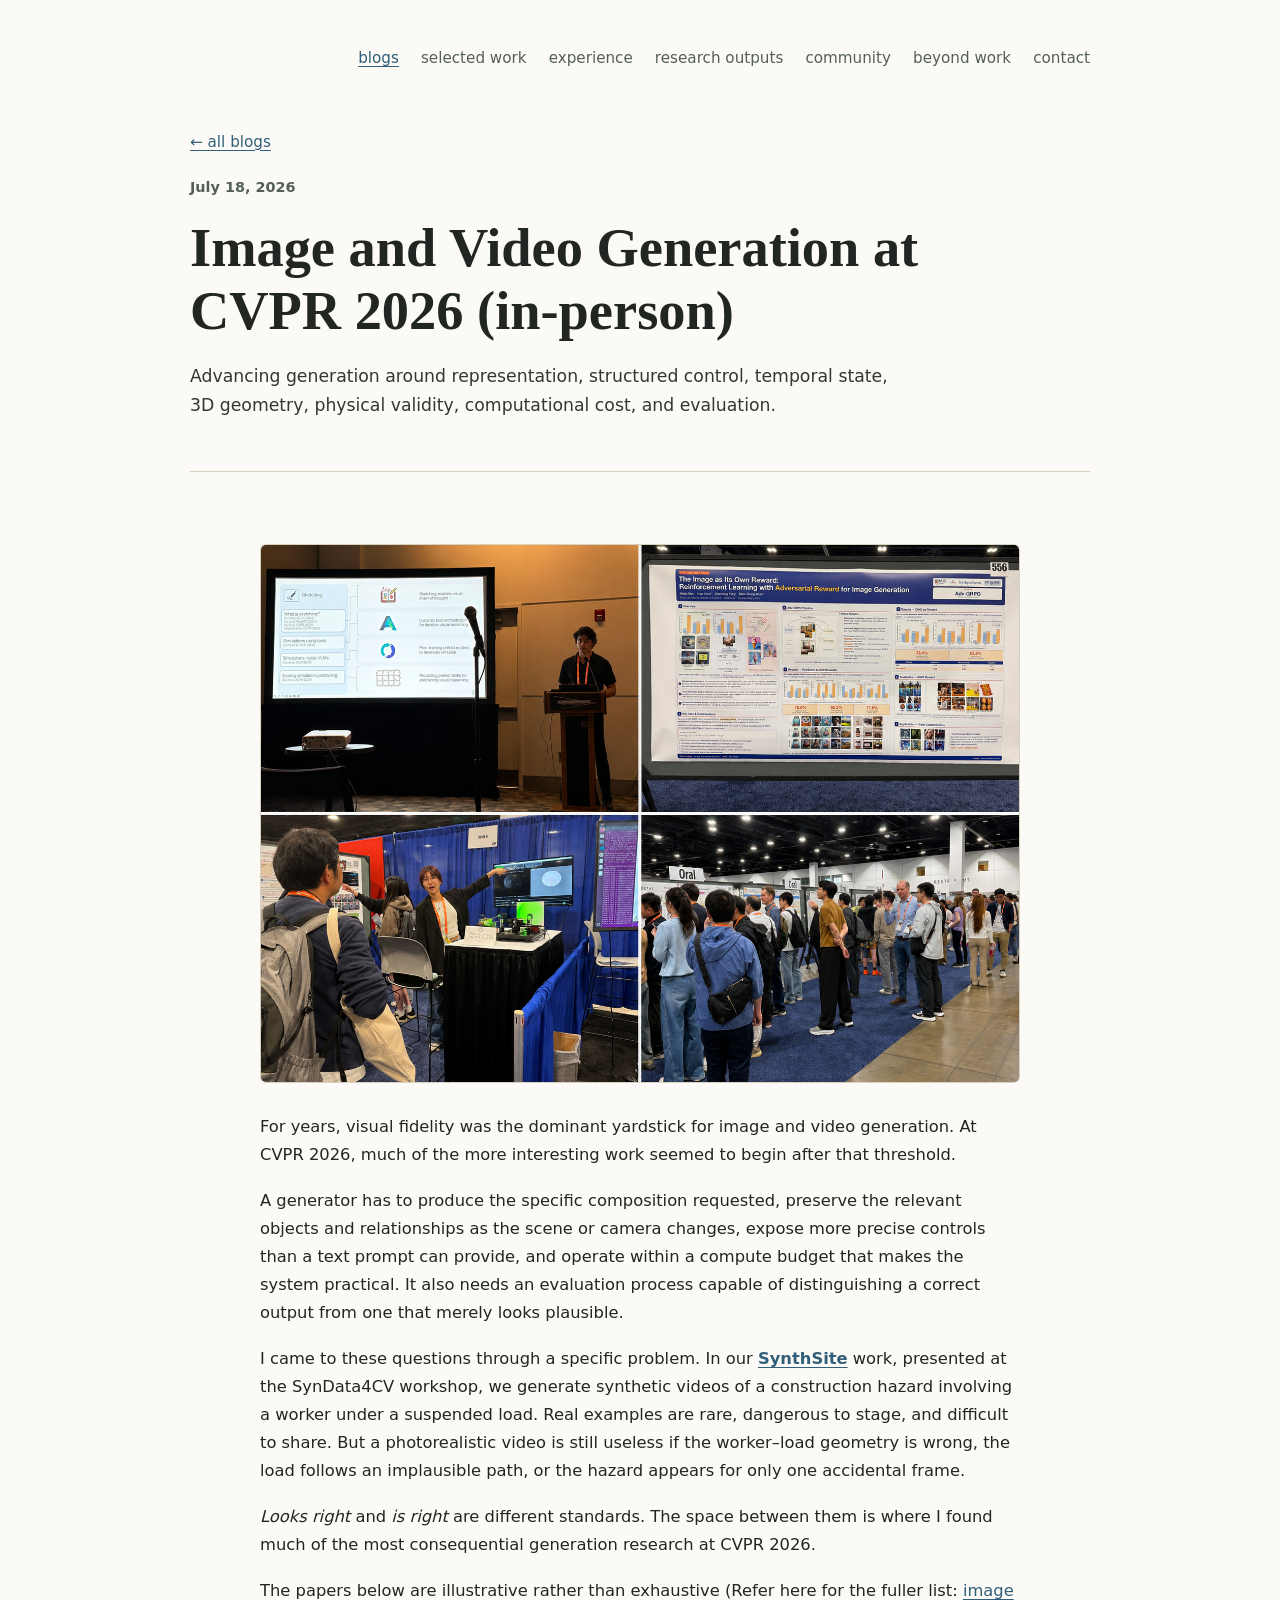
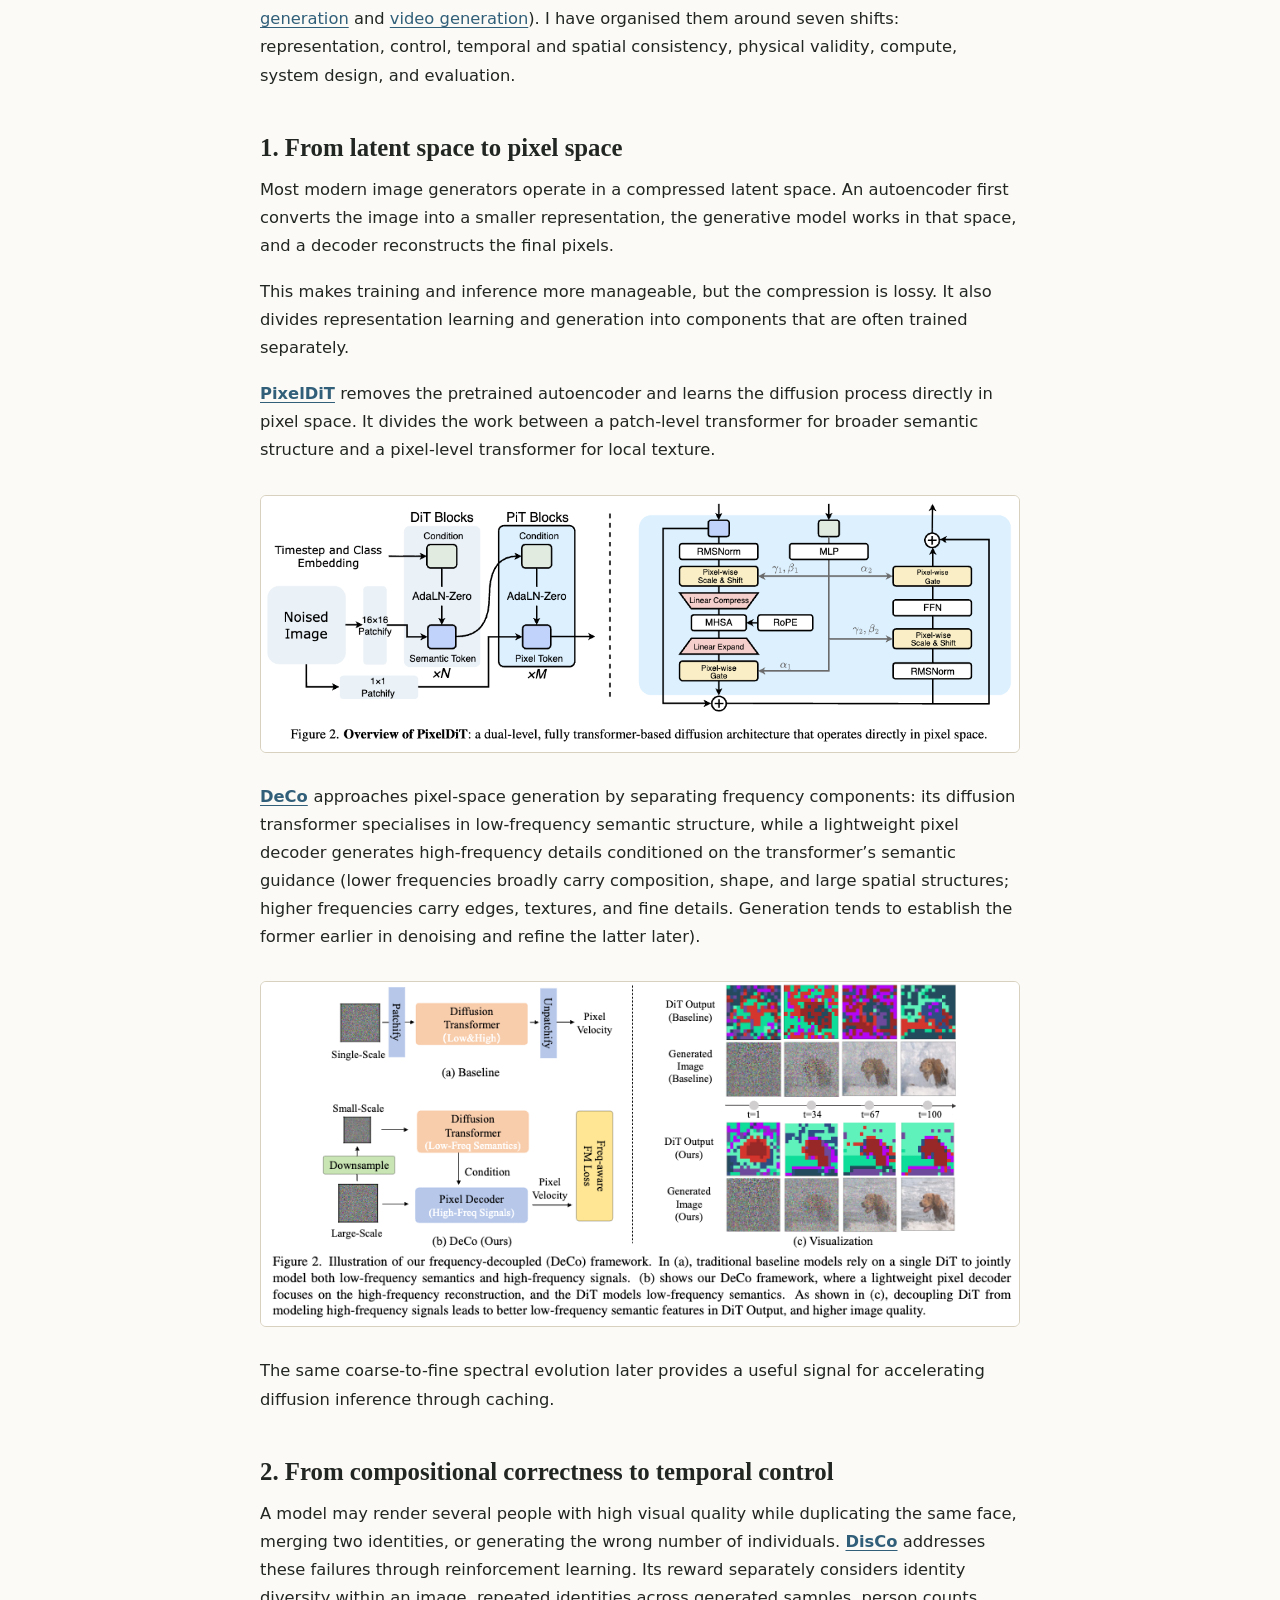
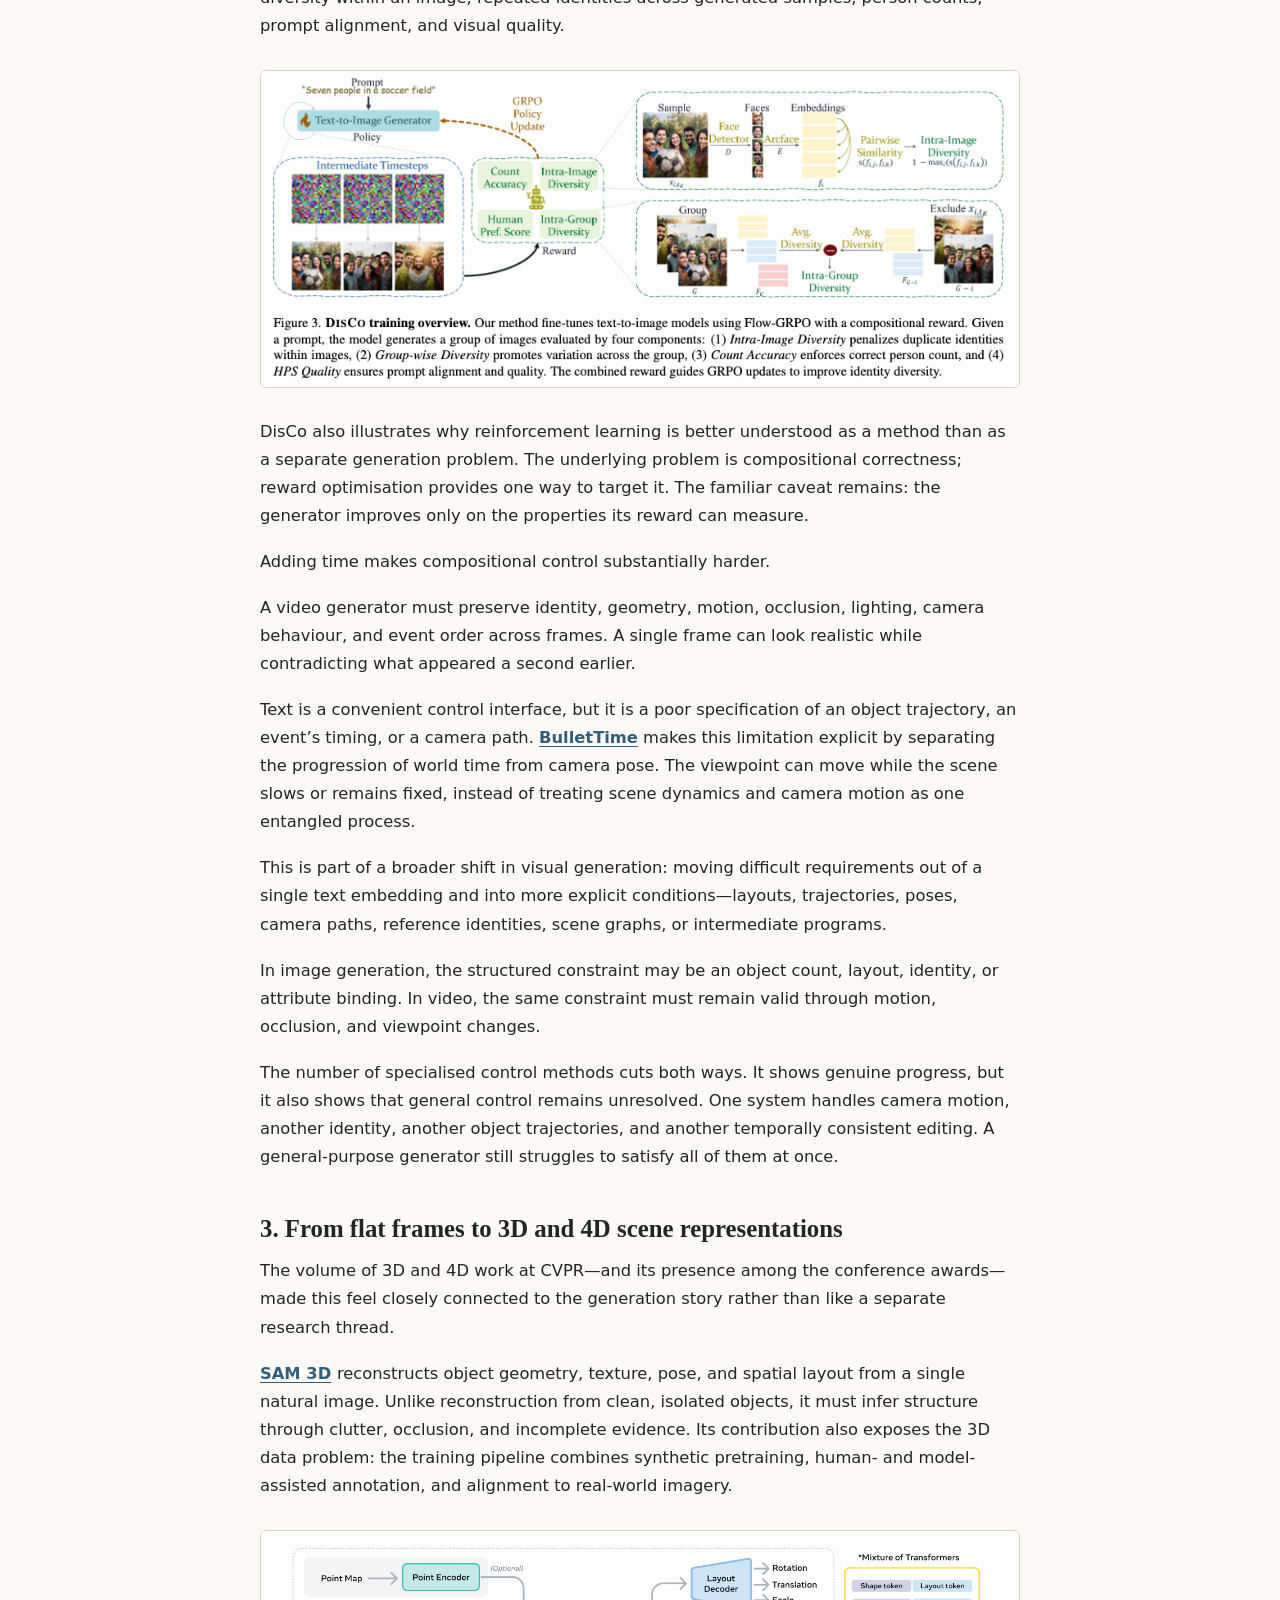
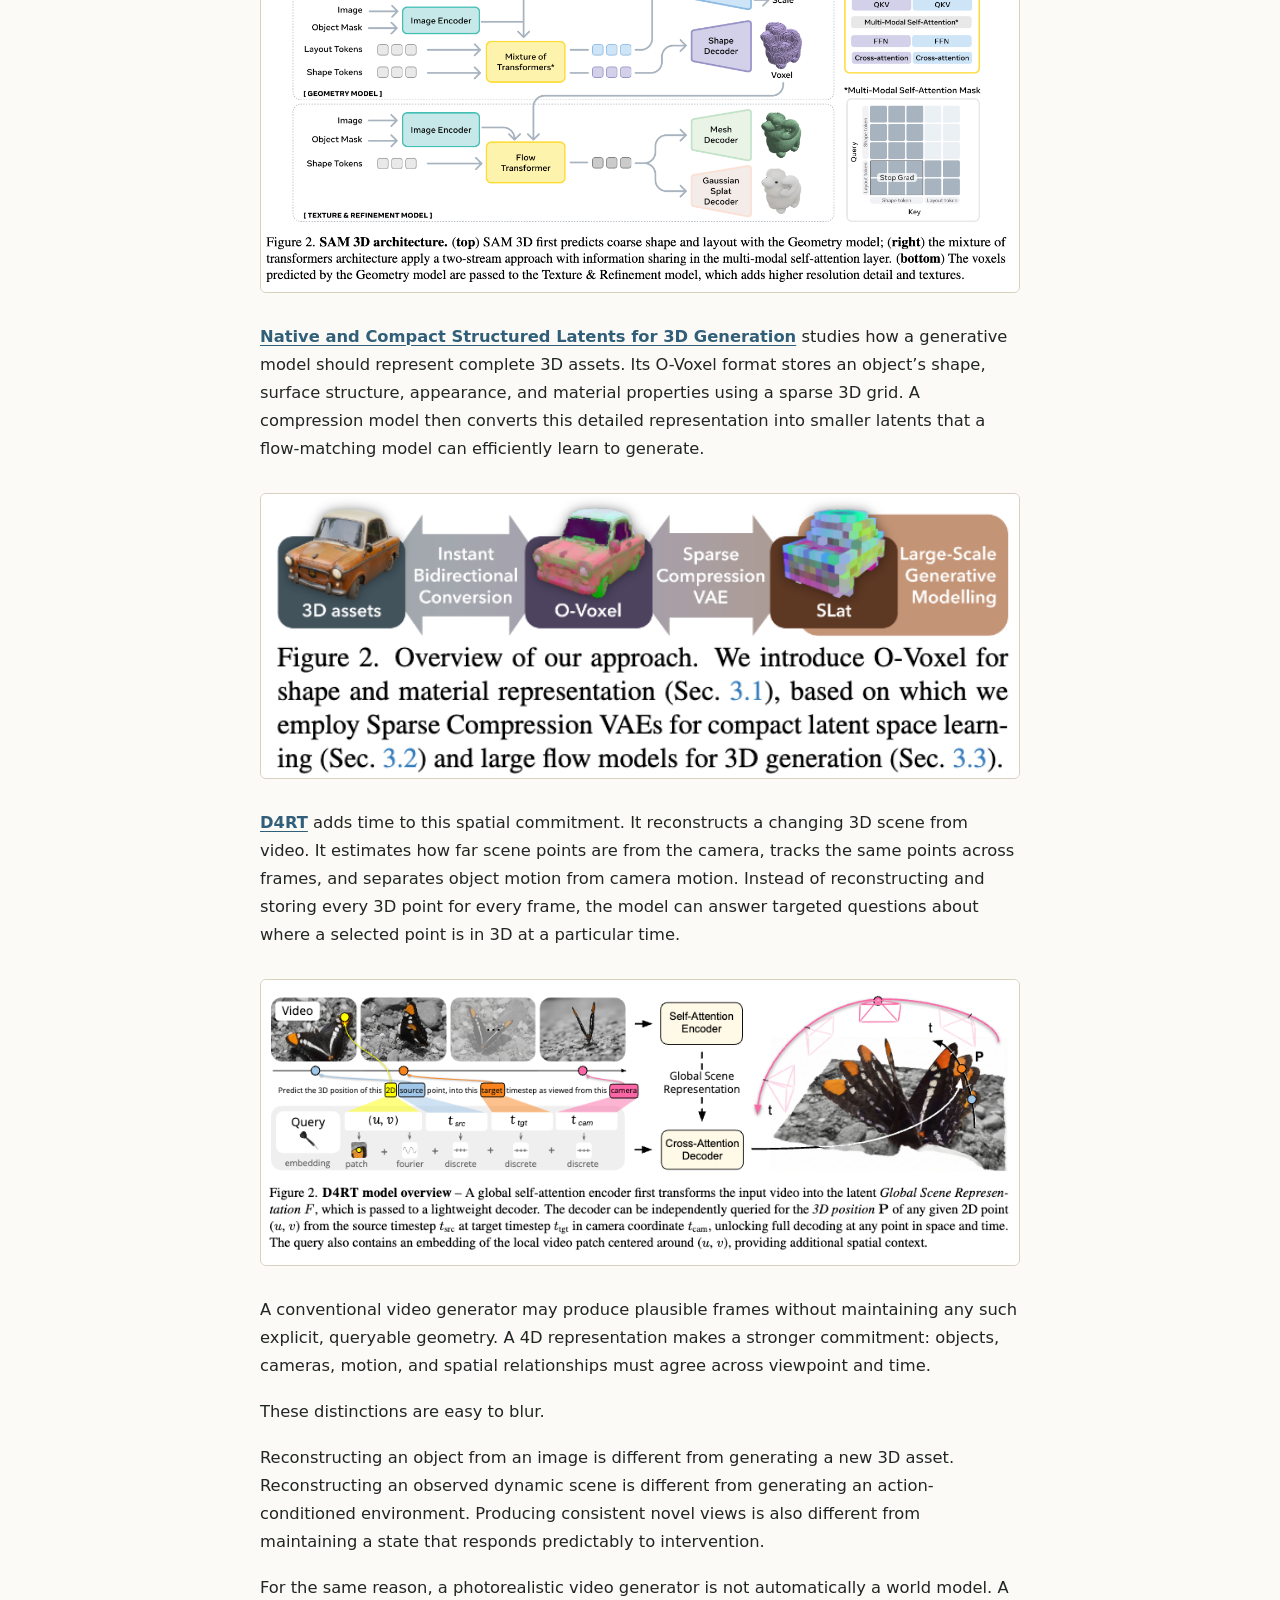
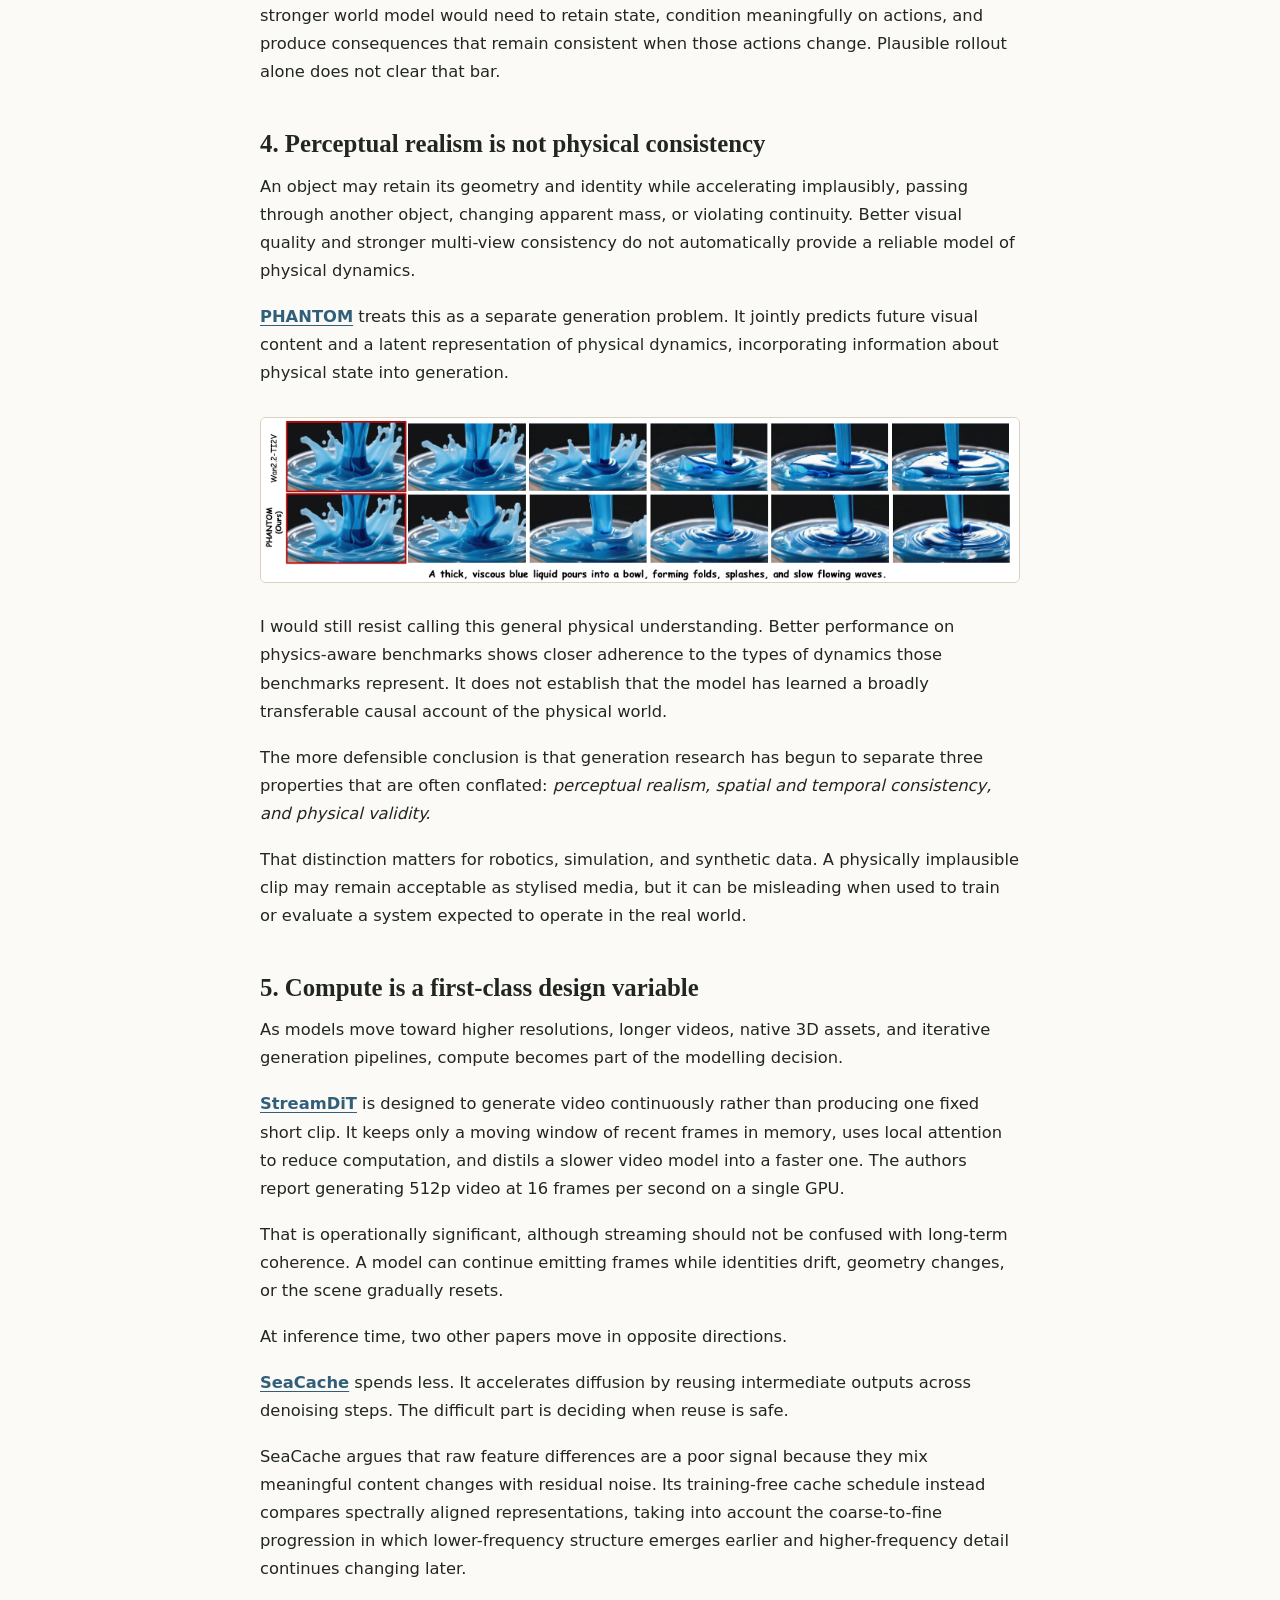
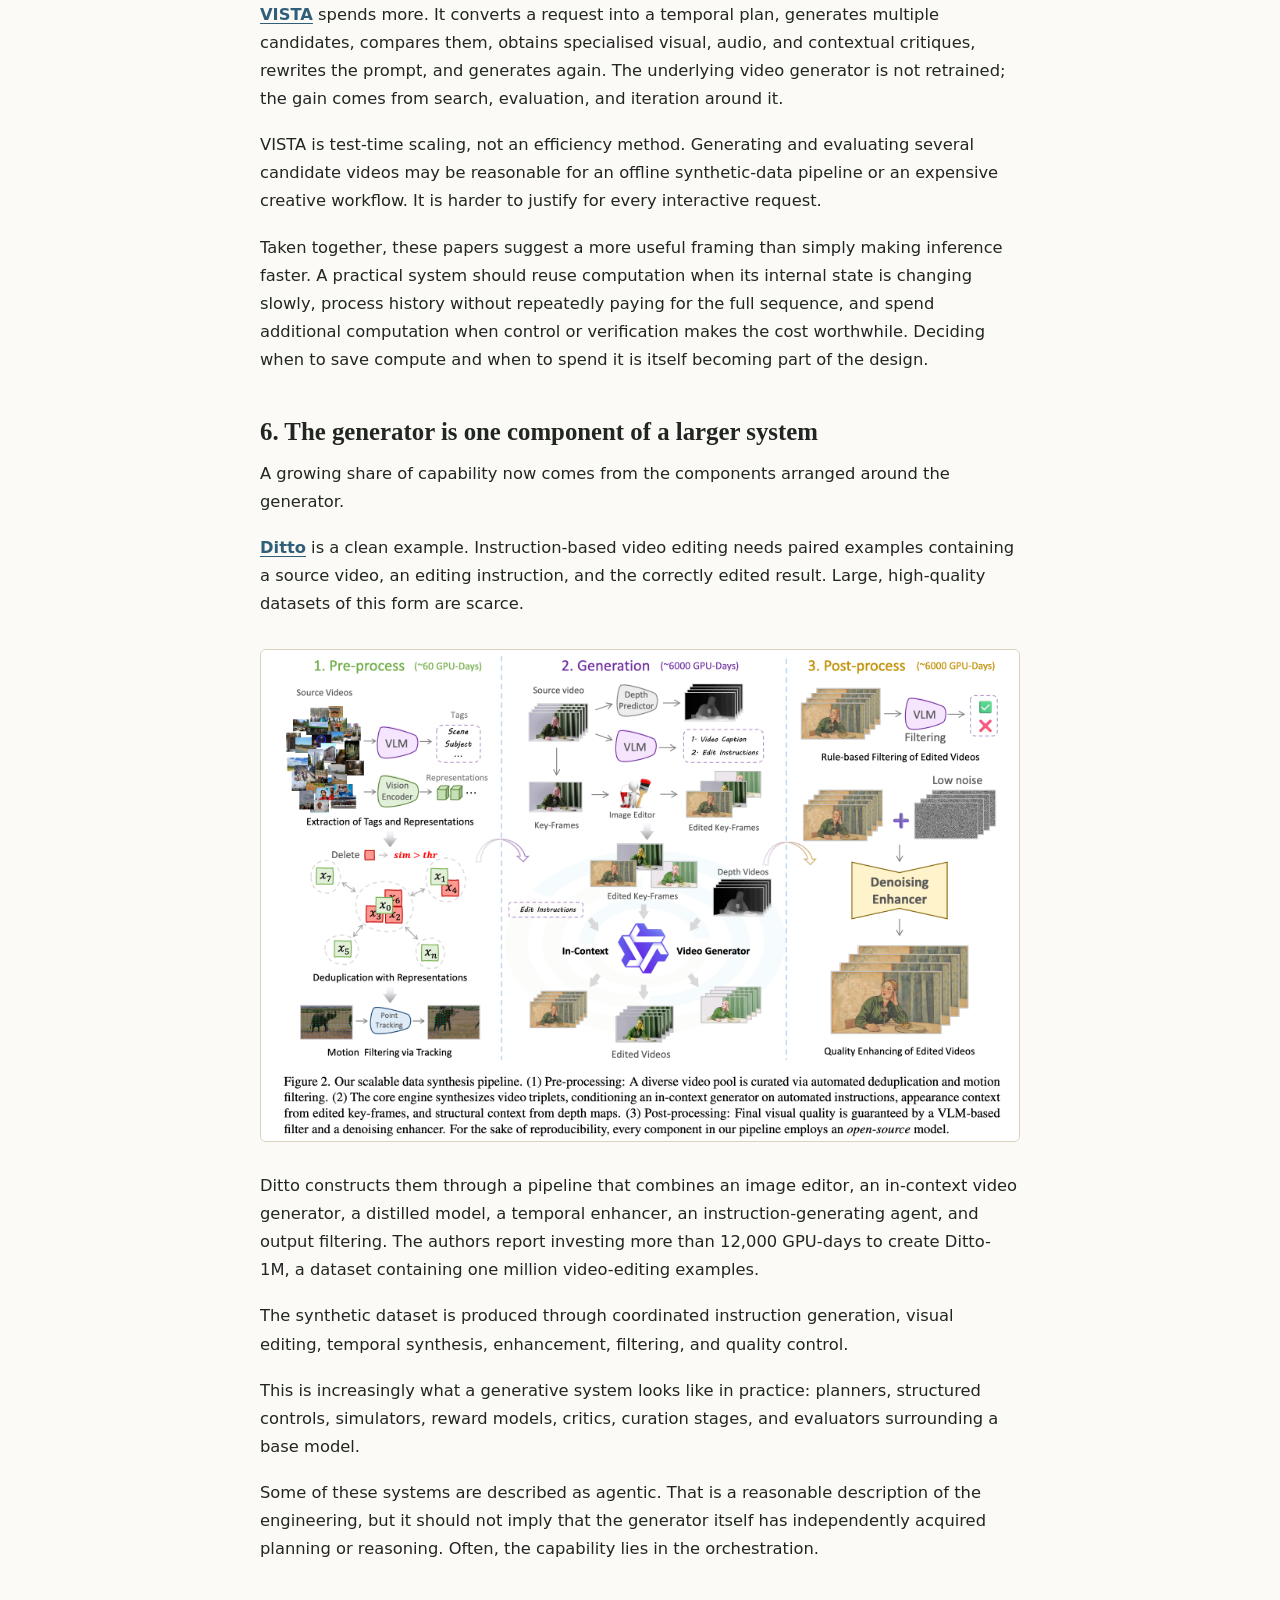
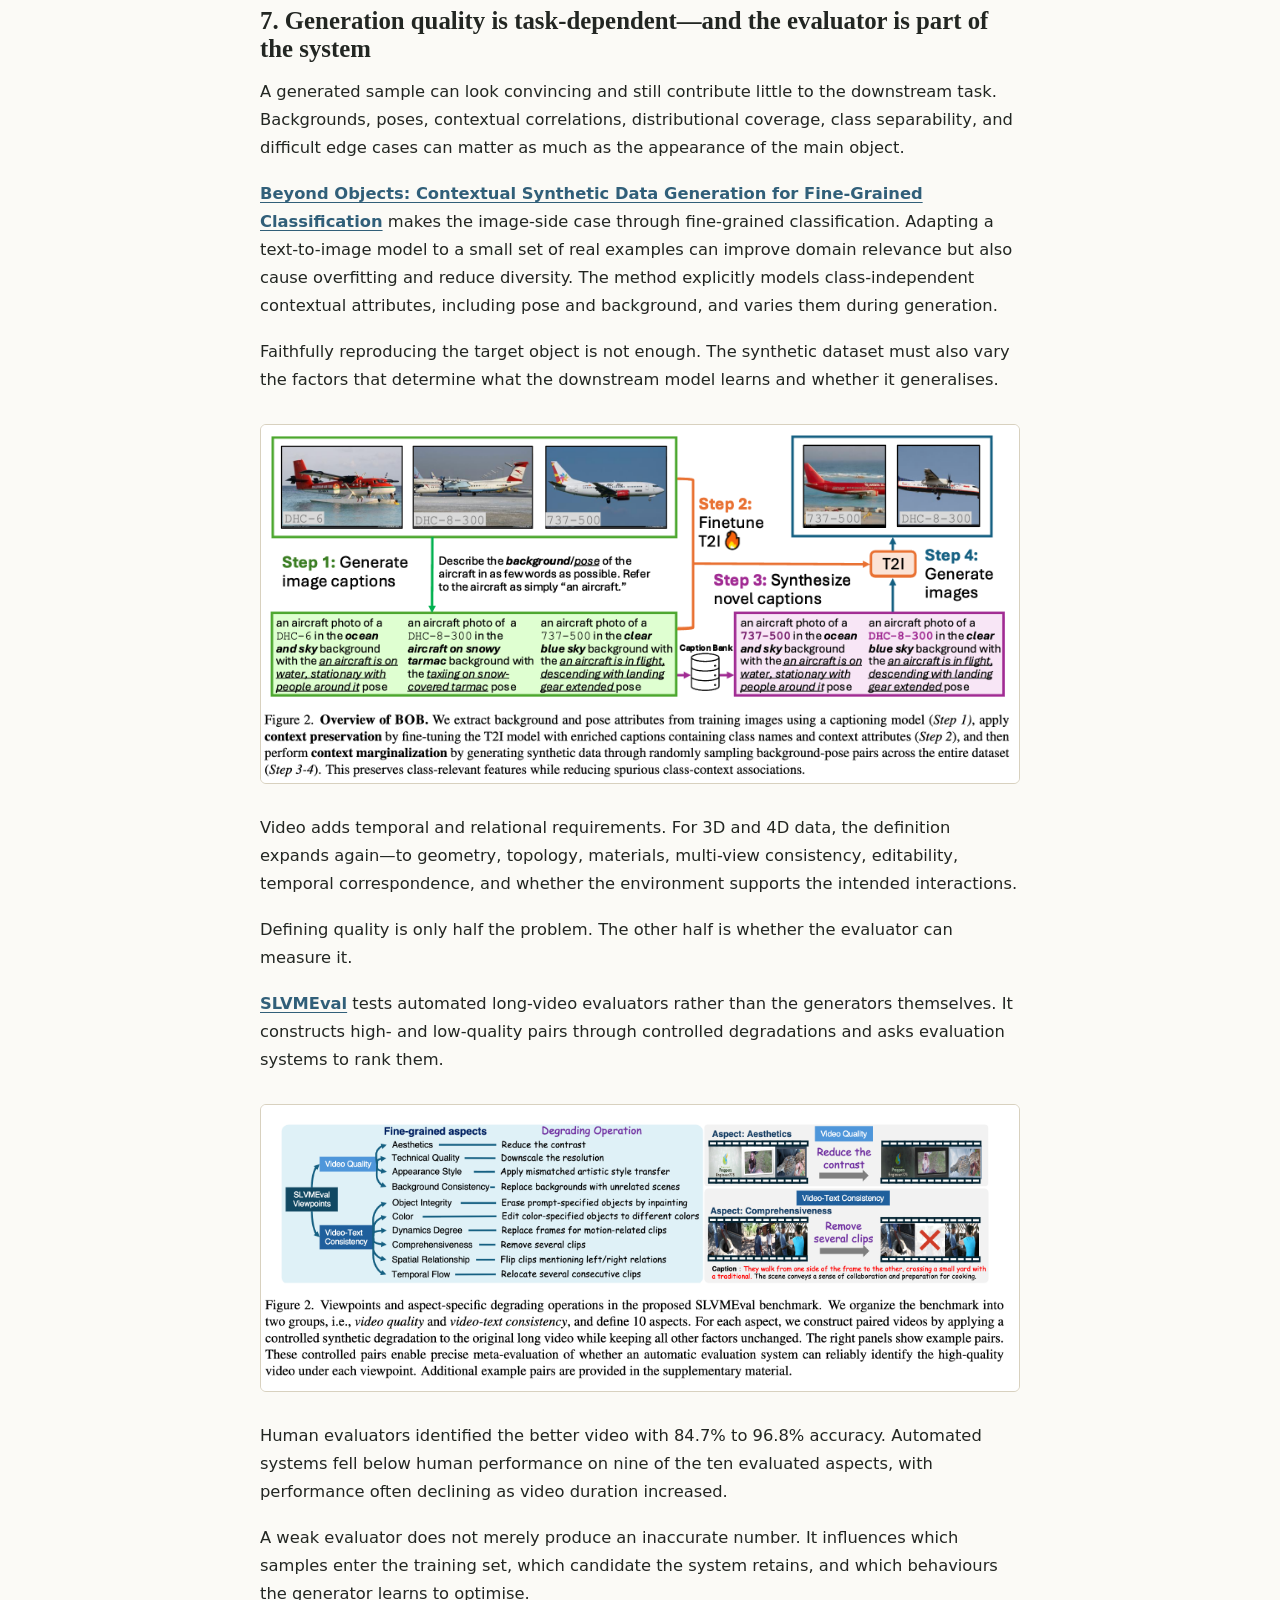
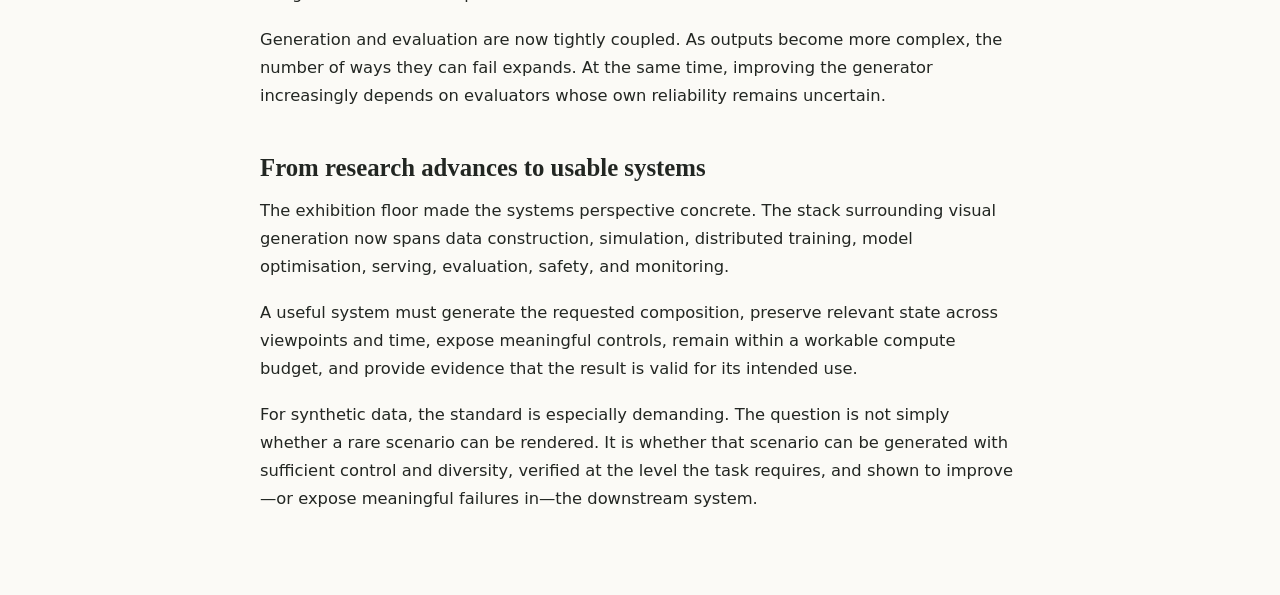
<file: blogs/image-and-video-generation-at-cvpr.html>
<!doctype html>
<html lang="en">
  <head>
    <meta charset="utf-8">
    <meta name="viewport" content="width=device-width, initial-scale=1">
    <title>Image and Video Generation at CVPR 2026 (in-person) | Anshu Singh</title>
    <meta name="description" content="Advancing generation around representation, structured control, temporal state, 3D geometry, physical validity, computational cost, and evaluation.">
    <meta name="theme-color" content="#fbfaf6">
    <!-- Privacy-friendly analytics by Plausible -->
    <script async src="https://plausible.io/js/pa--8euGaAhtFjdisI6A7eGm.js"></script>
    <script>
      window.plausible = window.plausible || function () {
        (plausible.q = plausible.q || []).push(arguments);
      };
      plausible.init = plausible.init || function (i) {
        plausible.o = i || {};
      };
      plausible.init();
    </script>
    <link rel="stylesheet" href="../styles.css">
  </head>
  <body>
    <main class="page blog-page">
      <header class="masthead blog-masthead">
        <nav class="topnav" aria-label="Primary navigation">
          <a href="../blogs.html" aria-current="page">blogs</a>
          <a href="../index.html#systems">selected work</a>
          <a href="../index.html#experience">experience</a>
          <a href="../index.html#research">research outputs</a>
          <a href="../index.html#talks">community</a>
          <a href="../index.html#learning">beyond work</a>
          <a href="../index.html#contact">contact</a>
        </nav>
        <p class="blog-back"><a href="../blogs.html">&larr; all blogs</a></p>
        <article class="blog-post-header">
          <p class="blog-date">July 18, 2026</p>
          <h1>Image and Video Generation at CVPR 2026 (in-person)</h1>
          <p class="lead blog-lead">Advancing generation around representation, structured control, temporal state, 3D geometry, physical validity, computational cost, and evaluation.</p>
        </article>
      </header>

      <article class="blog-post">
<figure><img src="../assets/blogs/cvpr-2026/01.png" alt="Illustration for Image and Video Generation at CVPR 2026" loading="lazy" decoding="async"></figure>

<p>For years, visual fidelity was the dominant yardstick for image and video generation. At CVPR 2026, much of the more interesting work seemed to begin after that threshold.</p>

<p>A generator has to produce the specific composition requested, preserve the relevant objects and relationships as the scene or camera changes, expose more precise controls than a text prompt can provide, and operate within a compute budget that makes the system practical. It also needs an evaluation process capable of distinguishing a correct output from one that merely looks plausible.</p>

<p>I came to these questions through a specific problem. In our <strong><a href="https://openreview.net/forum?id=dMfhFmDWsg" target="_blank" rel="noreferrer">SynthSite</a></strong> work, presented at the SynData4CV workshop, we generate synthetic videos of a construction hazard involving a worker under a suspended load. Real examples are rare, dangerous to stage, and difficult to share. But a photorealistic video is still useless if the worker–load geometry is wrong, the load follows an implausible path, or the hazard appears for only one accidental frame.</p>

<p><em>Looks right</em> and <em>is right</em> are different standards. The space between them is where I found much of the most consequential generation research at CVPR 2026.</p>

<p>The papers below are illustrative rather than exhaustive (Refer here for the fuller list:  <a href="https://paperswithcode.co/conferences/cvpr-2026/image-generation" target="_blank" rel="noreferrer">image generation</a> and <a href="https://paperswithcode.co/conferences/cvpr-2026/video-generation" target="_blank" rel="noreferrer">video generation</a>). I have organised them around seven shifts: representation, control, temporal and spatial consistency, physical validity, compute, system design, and evaluation.</p>

<h2>1. From latent space to pixel space</h2>

<p>Most modern image generators operate in a compressed latent space. An autoencoder first converts the image into a smaller representation, the generative model works in that space, and a decoder reconstructs the final pixels.</p>

<p>This makes training and inference more manageable, but the compression is lossy. It also divides representation learning and generation into components that are often trained separately.</p>

<p><strong><a href="https://openaccess.thecvf.com/content/CVPR2026/html/Yu_PixelDiT_Pixel_Diffusion_Transformers_for_Image_Generation_CVPR_2026_paper.html" target="_blank" rel="noreferrer">PixelDiT</a></strong> removes the pretrained autoencoder and learns the diffusion process directly in pixel space. It divides the work between a patch-level transformer for broader semantic structure and a pixel-level transformer for local texture.</p>

<figure><img src="../assets/blogs/cvpr-2026/02.png" alt="" loading="lazy" decoding="async"></figure>

<p><strong><a href="https://openaccess.thecvf.com/content/CVPR2026/html/Ma_DeCo_Frequency-Decoupled_Pixel_Diffusion_for_End-to-End_Image_Generation_CVPR_2026_paper.html" target="_blank" rel="noreferrer">DeCo</a> </strong>approaches pixel-space generation by separating frequency components: its diffusion transformer specialises in low-frequency semantic structure, while a lightweight pixel decoder generates high-frequency details conditioned on the transformer’s semantic guidance (lower frequencies broadly carry composition, shape, and large spatial structures; higher frequencies carry edges, textures, and fine details. Generation tends to establish the former earlier in denoising and refine the latter later).</p>

<figure><img src="../assets/blogs/cvpr-2026/03.png" alt="" loading="lazy" decoding="async"></figure>

<p>The same coarse-to-fine spectral evolution later provides a useful signal for accelerating diffusion inference through caching.</p>

<h2>2. From compositional correctness to temporal control</h2>

<p>A model may render several people with high visual quality while duplicating the same face, merging two identities, or generating the wrong number of individuals. <strong><a href="https://openaccess.thecvf.com/content/CVPR2026/html/Borse_Resolving_the_Identity_Crisis_in_Text-to-Image_Generation_CVPR_2026_paper.html" target="_blank" rel="noreferrer">DisCo</a></strong> addresses these failures through reinforcement learning. Its reward separately considers identity diversity within an image, repeated identities across generated samples, person counts, prompt alignment, and visual quality.</p>

<figure><img src="../assets/blogs/cvpr-2026/04.png" alt="" loading="lazy" decoding="async"></figure>

<p>DisCo also illustrates why reinforcement learning is better understood as a method than as a separate generation problem. The underlying problem is compositional correctness; reward optimisation provides one way to target it. The familiar caveat remains: the generator improves only on the properties its reward can measure.</p>

<p>Adding time makes compositional control substantially harder.</p>

<p>A video generator must preserve identity, geometry, motion, occlusion, lighting, camera behaviour, and event order across frames. A single frame can look realistic while contradicting what appeared a second earlier.</p>

<p>Text is a convenient control interface, but it is a poor specification of an object trajectory, an event’s timing, or a camera path. <strong><a href="https://openaccess.thecvf.com/content/CVPR2026/html/Wang_BulletTime_Decoupled_Control_of_Time_and_Camera_Pose_for_Video_CVPR_2026_paper.html" target="_blank" rel="noreferrer">BulletTime</a></strong> makes this limitation explicit by separating the progression of world time from camera pose. The viewpoint can move while the scene slows or remains fixed, instead of treating scene dynamics and camera motion as one entangled process.</p>

<p>This is part of a broader shift in visual generation: moving difficult requirements out of a single text embedding and into more explicit conditions—layouts, trajectories, poses, camera paths, reference identities, scene graphs, or intermediate programs.</p>

<p>In image generation, the structured constraint may be an object count, layout, identity, or attribute binding. In video, the same constraint must remain valid through motion, occlusion, and viewpoint changes.</p>

<p>The number of specialised control methods cuts both ways. It shows genuine progress, but it also shows that general control remains unresolved. One system handles camera motion, another identity, another object trajectories, and another temporally consistent editing. A general-purpose generator still struggles to satisfy all of them at once.</p>

<h2>3. From flat frames to 3D and 4D scene representations</h2>

<p>The volume of 3D and 4D work at CVPR—and its presence among the conference awards—made this feel closely connected to the generation story rather than like a separate research thread.</p>

<p><strong><a href="https://openaccess.thecvf.com/content/CVPR2026/html/Chen_SAM_3D_3Dfy_Anything_in_Images_CVPR_2026_paper.html" target="_blank" rel="noreferrer">SAM 3D</a> </strong>reconstructs object geometry, texture, pose, and spatial layout from a single natural image. Unlike reconstruction from clean, isolated objects, it must infer structure through clutter, occlusion, and incomplete evidence. Its contribution also exposes the 3D data problem: the training pipeline combines synthetic pretraining, human- and model-assisted annotation, and alignment to real-world imagery.</p>

<figure><img src="../assets/blogs/cvpr-2026/05.png" alt="" loading="lazy" decoding="async"></figure>

<p><strong><a href="https://openaccess.thecvf.com/content/CVPR2026/html/Xiang_Native_and_Compact_Structured_Latents_for_3D_Generation_CVPR_2026_paper.html" target="_blank" rel="noreferrer">Native and Compact Structured Latents for 3D Generation</a></strong> studies how a generative model should represent complete 3D assets. Its O-Voxel format stores an object’s shape, surface structure, appearance, and material properties using a sparse 3D grid. A compression model then converts this detailed representation into smaller latents that a flow-matching model can efficiently learn to generate. </p>

<figure><img src="../assets/blogs/cvpr-2026/06.png" alt="" loading="lazy" decoding="async"></figure>

<p><strong><a href="https://openaccess.thecvf.com/content/CVPR2026/html/Zhang_Efficiently_Reconstructing_Dynamic_Scenes_One_D4RT_at_a_Time_CVPR_2026_paper.html" target="_blank" rel="noreferrer">D4RT</a></strong> adds time to this spatial commitment. It reconstructs a changing 3D scene from video. It estimates how far scene points are from the camera, tracks the same points across frames, and separates object motion from camera motion. Instead of reconstructing and storing every 3D point for every frame, the model can answer targeted questions about where a selected point is in 3D at a particular time.</p>

<figure><img src="../assets/blogs/cvpr-2026/07.png" alt="" loading="lazy" decoding="async"></figure>

<p>A conventional video generator may produce plausible frames without maintaining any such explicit, queryable geometry. A 4D representation makes a stronger commitment: objects, cameras, motion, and spatial relationships must agree across viewpoint and time.</p>

<p>These distinctions are easy to blur.</p>

<p>Reconstructing an object from an image is different from generating a new 3D asset. Reconstructing an observed dynamic scene is different from generating an action-conditioned environment. Producing consistent novel views is also different from maintaining a state that responds predictably to intervention.</p>

<p>For the same reason, a photorealistic video generator is not automatically a world model. A stronger world model would need to retain state, condition meaningfully on actions, and produce consequences that remain consistent when those actions change. Plausible rollout alone does not clear that bar.</p>

<h2>4. Perceptual realism is not physical consistency</h2>

<p>An object may retain its geometry and identity while accelerating implausibly, passing through another object, changing apparent mass, or violating continuity. Better visual quality and stronger multi-view consistency do not automatically provide a reliable model of physical dynamics.</p>

<p><strong><a href="https://openaccess.thecvf.com/content/CVPR2026/html/Shen_PHANTOM_Physics-Infused_Video_Generation_via_Joint_Modeling_of_Visual_and_CVPR_2026_paper.html" target="_blank" rel="noreferrer">PHANTOM</a></strong> treats this as a separate generation problem. It jointly predicts future visual content and a latent representation of physical dynamics, incorporating information about physical state into generation.</p>

<figure><img src="../assets/blogs/cvpr-2026/08.png" alt="" loading="lazy" decoding="async"></figure>

<p>I would still resist calling this general physical understanding. Better performance on physics-aware benchmarks shows closer adherence to the types of dynamics those benchmarks represent. It does not establish that the model has learned a broadly transferable causal account of the physical world.</p>

<p>The more defensible conclusion is that generation research has begun to separate three properties that are often conflated: <em>perceptual realism, spatial and temporal consistency, and physical validity.</em></p>

<p>That distinction matters for robotics, simulation, and synthetic data. A physically implausible clip may remain acceptable as stylised media, but it can be misleading when used to train or evaluate a system expected to operate in the real world.</p>

<h2>5. Compute is a first-class design variable</h2>

<p>As models move toward higher resolutions, longer videos, native 3D assets, and iterative generation pipelines, compute becomes part of the modelling decision.</p>

<p><strong><a href="https://openaccess.thecvf.com/content/CVPR2026/html/Kodaira_StreamDiT_Real-Time_Streaming_Text-to-Video_Generation_CVPR_2026_paper.html" target="_blank" rel="noreferrer">StreamDiT</a></strong> is designed to generate video continuously rather than producing one fixed short clip. It keeps only a moving window of recent frames in memory, uses local attention to reduce computation, and distils a slower video model into a faster one. The authors report generating 512p video at 16 frames per second on a single GPU.</p>

<p>That is operationally significant, although streaming should not be confused with long-term coherence. A model can continue emitting frames while identities drift, geometry changes, or the scene gradually resets.</p>

<p>At inference time, two other papers move in opposite directions.</p>

<p><strong><a href="https://openaccess.thecvf.com/content/CVPR2026/html/Chung_SeaCache_Spectral-Evolution-Aware_Cache_for_Accelerating_Diffusion_Models_CVPR_2026_paper.html" target="_blank" rel="noreferrer">SeaCache</a></strong> spends less. It accelerates diffusion by reusing intermediate outputs across denoising steps. The difficult part is deciding when reuse is safe.</p>

<p>SeaCache argues that raw feature differences are a poor signal because they mix meaningful content changes with residual noise. Its training-free cache schedule instead compares spectrally aligned representations, taking into account the coarse-to-fine progression in which lower-frequency structure emerges earlier and higher-frequency detail continues changing later.</p>

<p><strong><a href="https://openaccess.thecvf.com/content/CVPR2026/html/Long_VISTA_A_Test-Time_Self-Improving_Video_Generation_Agent_CVPR_2026_paper.html" target="_blank" rel="noreferrer">VISTA</a></strong> spends more. It converts a request into a temporal plan, generates multiple candidates, compares them, obtains specialised visual, audio, and contextual critiques, rewrites the prompt, and generates again. The underlying video generator is not retrained; the gain comes from search, evaluation, and iteration around it.</p>

<p>VISTA is test-time scaling, not an efficiency method. Generating and evaluating several candidate videos may be reasonable for an offline synthetic-data pipeline or an expensive creative workflow. It is harder to justify for every interactive request.</p>

<p>Taken together, these papers suggest a more useful framing than simply making inference faster. A practical system should reuse computation when its internal state is changing slowly, process history without repeatedly paying for the full sequence, and spend additional computation when control or verification makes the cost worthwhile. Deciding when to save compute and when to spend it is itself becoming part of the design.</p>

<h2>6. The generator is one component of a larger system</h2>

<p>A growing share of capability now comes from the components arranged around the generator.</p>

<p><strong><a href="https://openaccess.thecvf.com/content/CVPR2026/html/Bai_Scaling_Instruction-Based_Video_Editing_with_a_High-Quality_Synthetic_Dataset_CVPR_2026_paper.html" target="_blank" rel="noreferrer">Ditto</a></strong> is a clean example. Instruction-based video editing needs paired examples containing a source video, an editing instruction, and the correctly edited result. Large, high-quality datasets of this form are scarce.</p>

<figure><img src="../assets/blogs/cvpr-2026/09.png" alt="" loading="lazy" decoding="async"></figure>

<p>Ditto constructs them through a pipeline that combines an image editor, an in-context video generator, a distilled model, a temporal enhancer, an instruction-generating agent, and output filtering. The authors report investing more than 12,000 GPU-days to create Ditto-1M, a dataset containing one million video-editing examples.</p>

<p>The synthetic dataset is produced through coordinated instruction generation, visual editing, temporal synthesis, enhancement, filtering, and quality control.</p>

<p>This is increasingly what a generative system looks like in practice: planners, structured controls, simulators, reward models, critics, curation stages, and evaluators surrounding a base model.</p>

<p>Some of these systems are described as agentic. That is a reasonable description of the engineering, but it should not imply that the generator itself has independently acquired planning or reasoning. Often, the capability lies in the orchestration.</p>

<h2>7. Generation quality is task-dependent—and the evaluator is part of the system</h2>

<p>A generated sample can look convincing and still contribute little to the downstream task. Backgrounds, poses, contextual correlations, distributional coverage, class separability, and difficult edge cases can matter as much as the appearance of the main object. </p>

<p><strong><a href="https://openaccess.thecvf.com/content/CVPR2026/html/Yang_Beyond_Objects_Contextual_Synthetic_Data_Generation_for_Fine-Grained_Classification_CVPR_2026_paper.html" target="_blank" rel="noreferrer">Beyond Objects: Contextual Synthetic Data Generation for Fine-Grained Classification</a></strong> makes the image-side case through fine-grained classification. Adapting a text-to-image model to a small set of real examples can improve domain relevance but also cause overfitting and reduce diversity. The method explicitly models class-independent contextual attributes, including pose and background, and varies them during generation. </p>

<p>Faithfully reproducing the target object is not enough. The synthetic dataset must also vary the factors that determine what the downstream model learns and whether it generalises.</p>

<figure><img src="../assets/blogs/cvpr-2026/10.png" alt="" loading="lazy" decoding="async"></figure>

<p>Video adds temporal and relational requirements. For 3D and 4D data, the definition expands again—to geometry, topology, materials, multi-view consistency, editability, temporal correspondence, and whether the environment supports the intended interactions.</p>

<p>Defining quality is only half the problem. The other half is whether the evaluator can measure it.</p>

<p><strong><a href="https://openaccess.thecvf.com/content/CVPR2026/papers/Matsuda_SLVMEval_Synthetic_Meta_Evaluation_Benchmark_for_Text-to-Long_Video_Generation_CVPR_2026_paper.pdf" target="_blank" rel="noreferrer">SLVMEval</a></strong> tests automated long-video evaluators rather than the generators themselves. It constructs high- and low-quality pairs through controlled degradations and asks evaluation systems to rank them.</p>

<figure><img src="../assets/blogs/cvpr-2026/11.png" alt="" loading="lazy" decoding="async"></figure>

<p>Human evaluators identified the better video with 84.7% to 96.8% accuracy. Automated systems fell below human performance on nine of the ten evaluated aspects, with performance often declining as video duration increased.</p>

<p>A weak evaluator does not merely produce an inaccurate number. It influences which samples enter the training set, which candidate the system retains, and which behaviours the generator learns to optimise.</p>

<p>Generation and evaluation are now tightly coupled. As outputs become more complex, the number of ways they can fail expands. At the same time, improving the generator increasingly depends on evaluators whose own reliability remains uncertain.</p>

<h2>From research advances to usable systems</h2>

<p>The exhibition floor made the systems perspective concrete. The stack surrounding visual generation now spans data construction, simulation, distributed training, model optimisation, serving, evaluation, safety, and monitoring.</p>

<p>A useful system must generate the requested composition, preserve relevant state across viewpoints and time, expose meaningful controls, remain within a workable compute budget, and provide evidence that the result is valid for its intended use.</p>

<p>For synthetic data, the standard is especially demanding. The question is not simply whether a rare scenario can be rendered. It is whether that scenario can be generated with sufficient control and diversity, verified at the level the task requires, and shown to improve—or expose meaningful failures in—the downstream system.</p>
      </article>
    </main>
  </body>
</html>
</file>
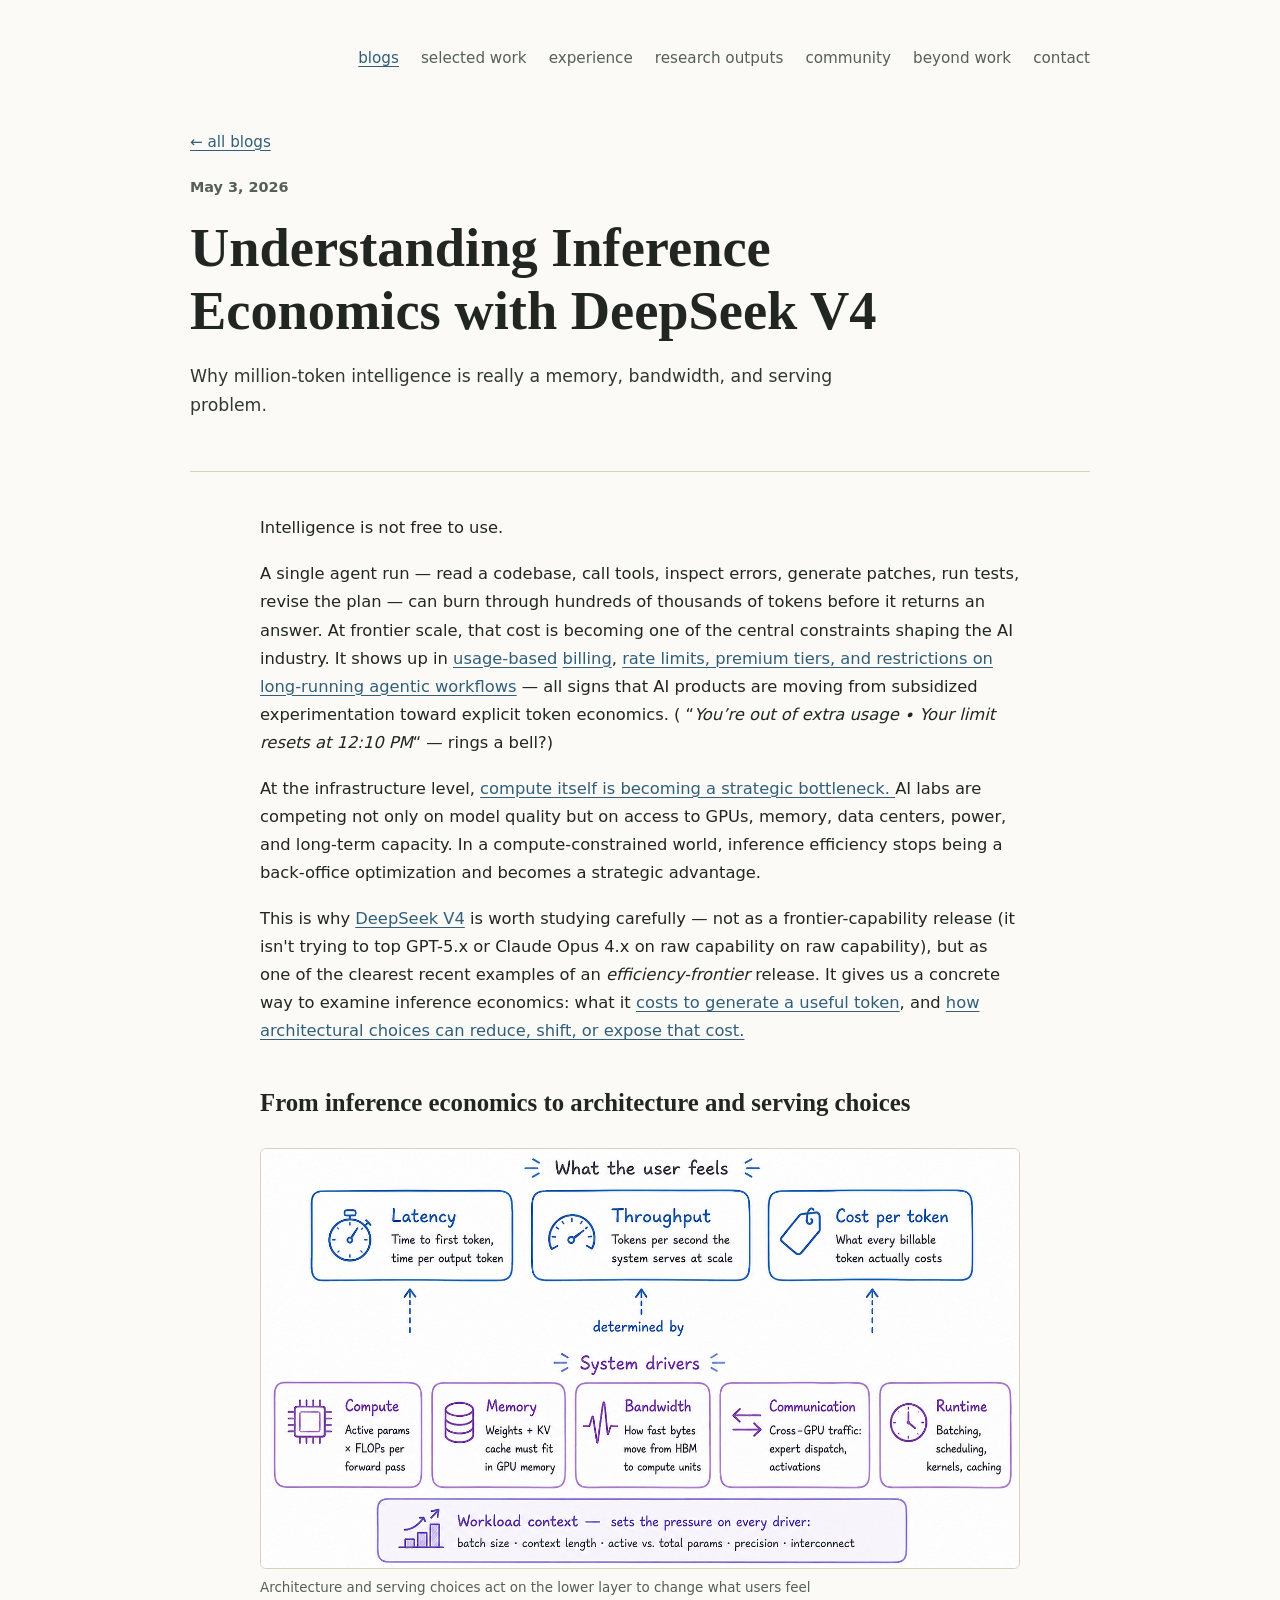
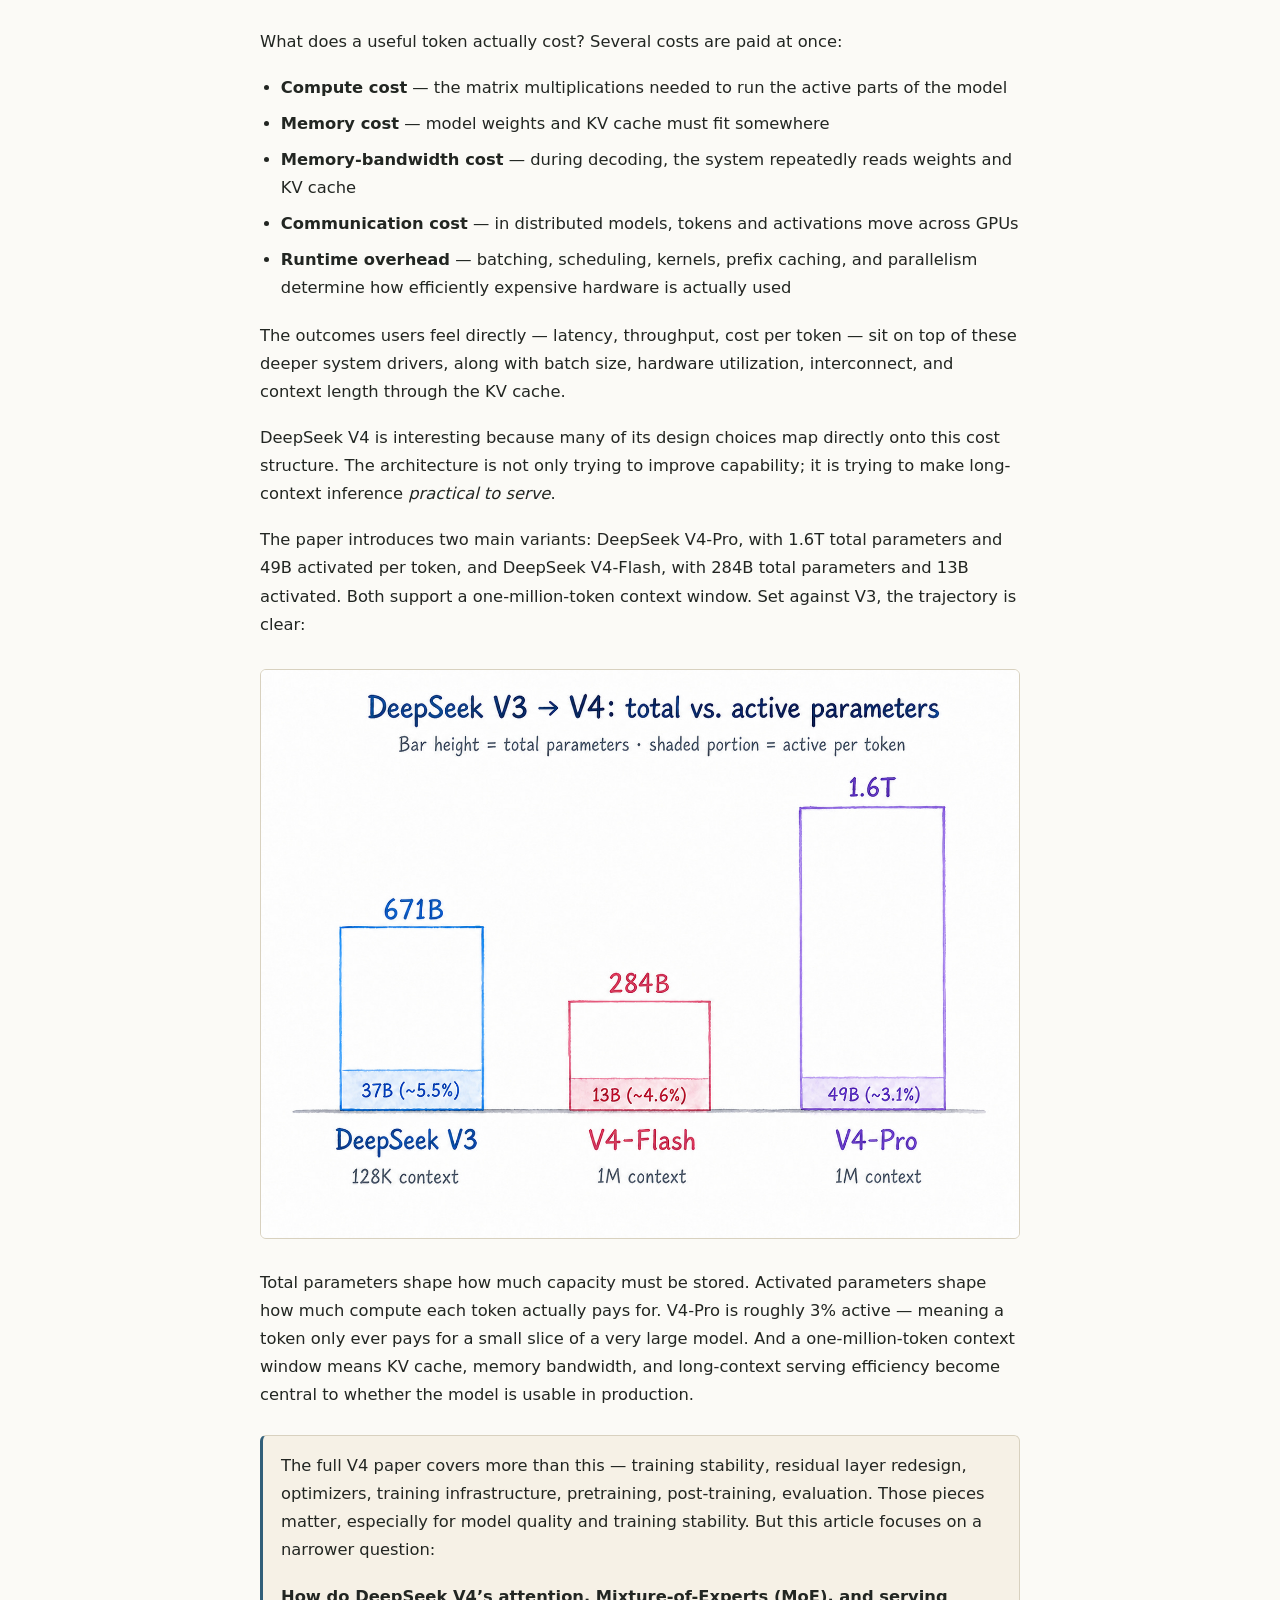
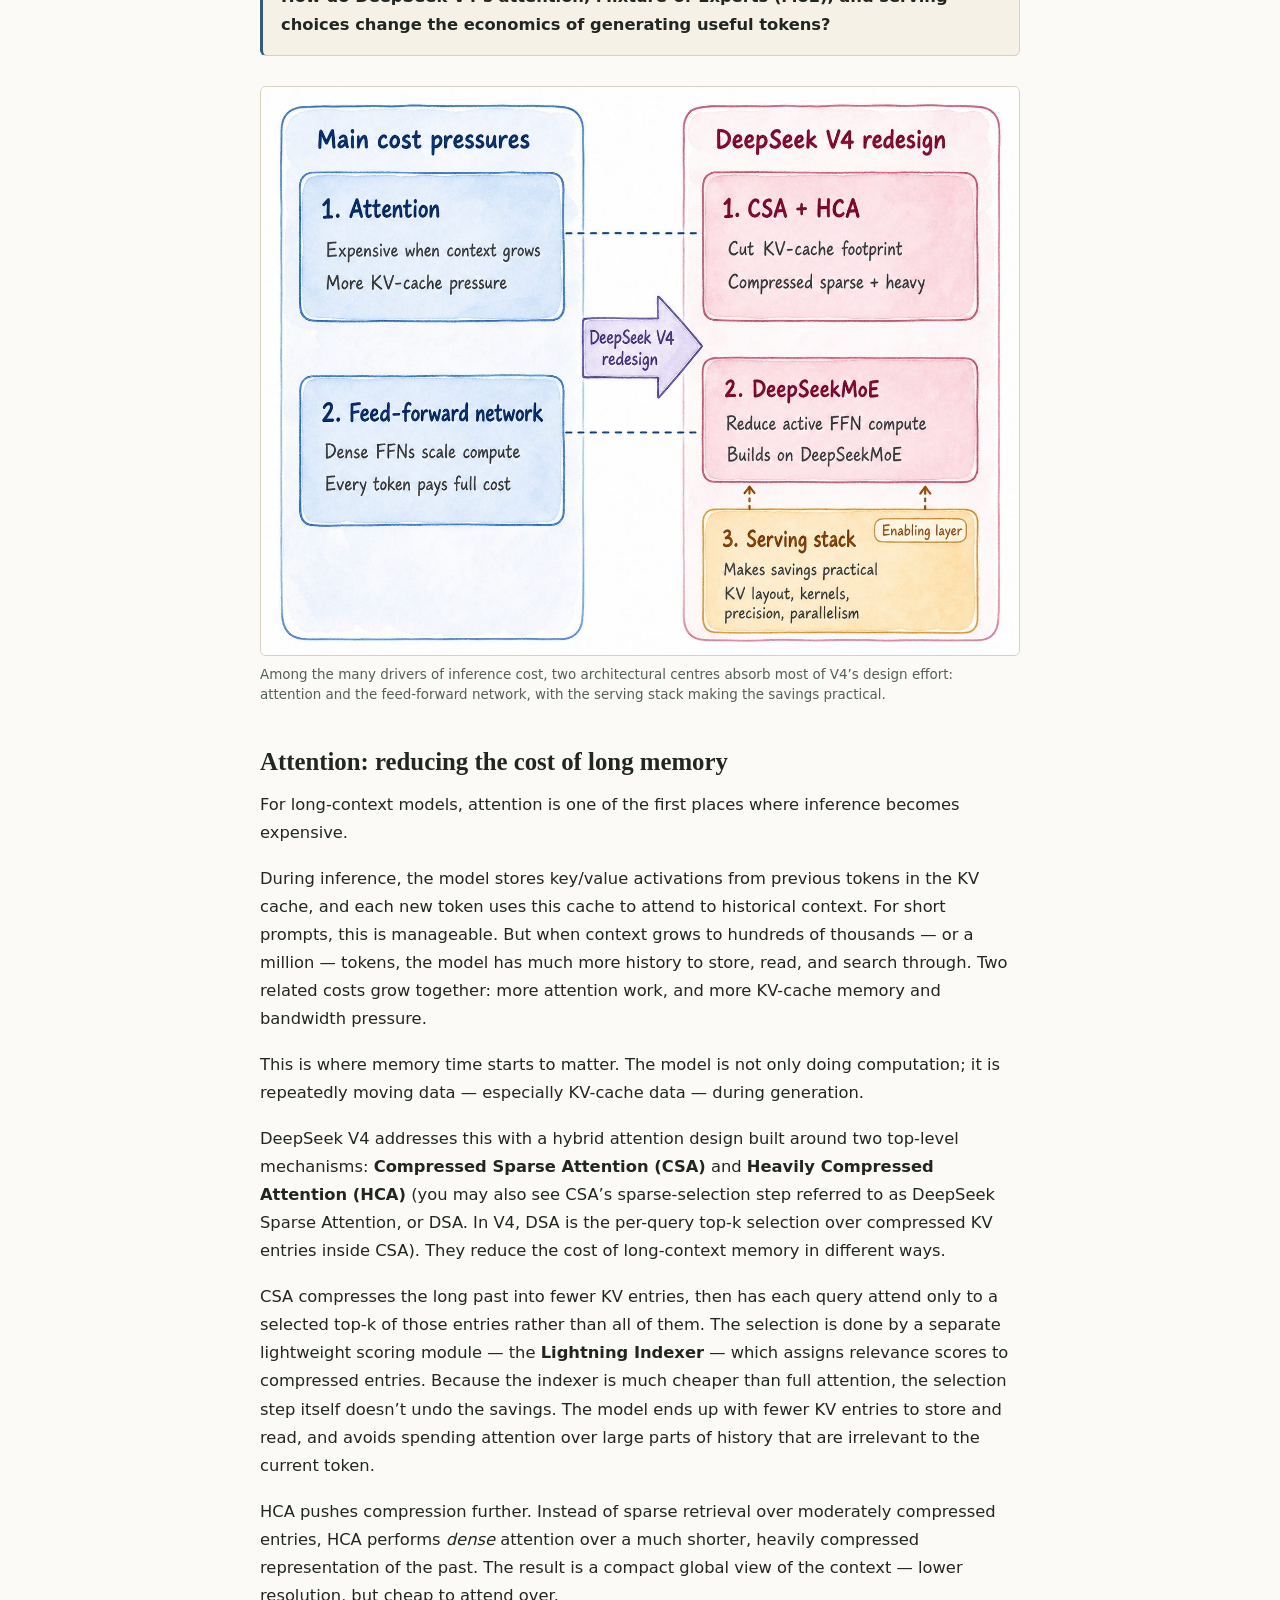
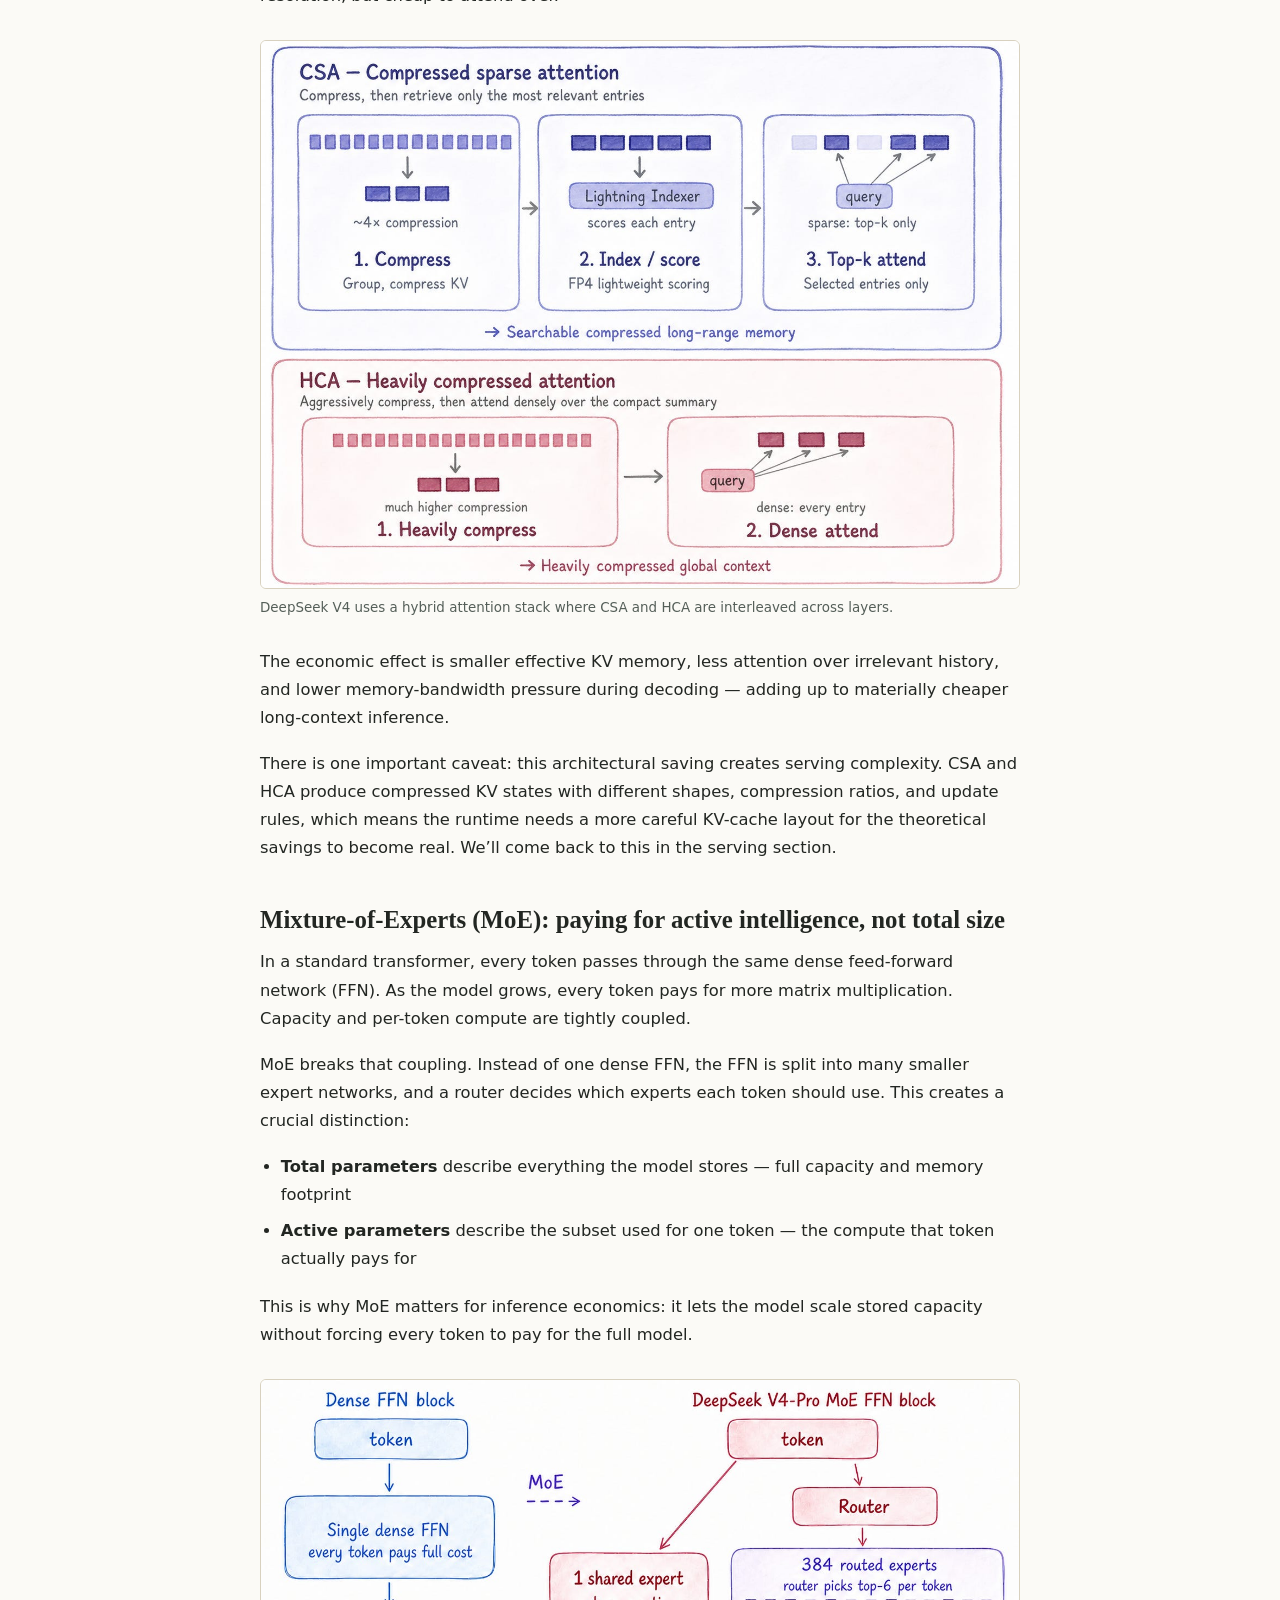
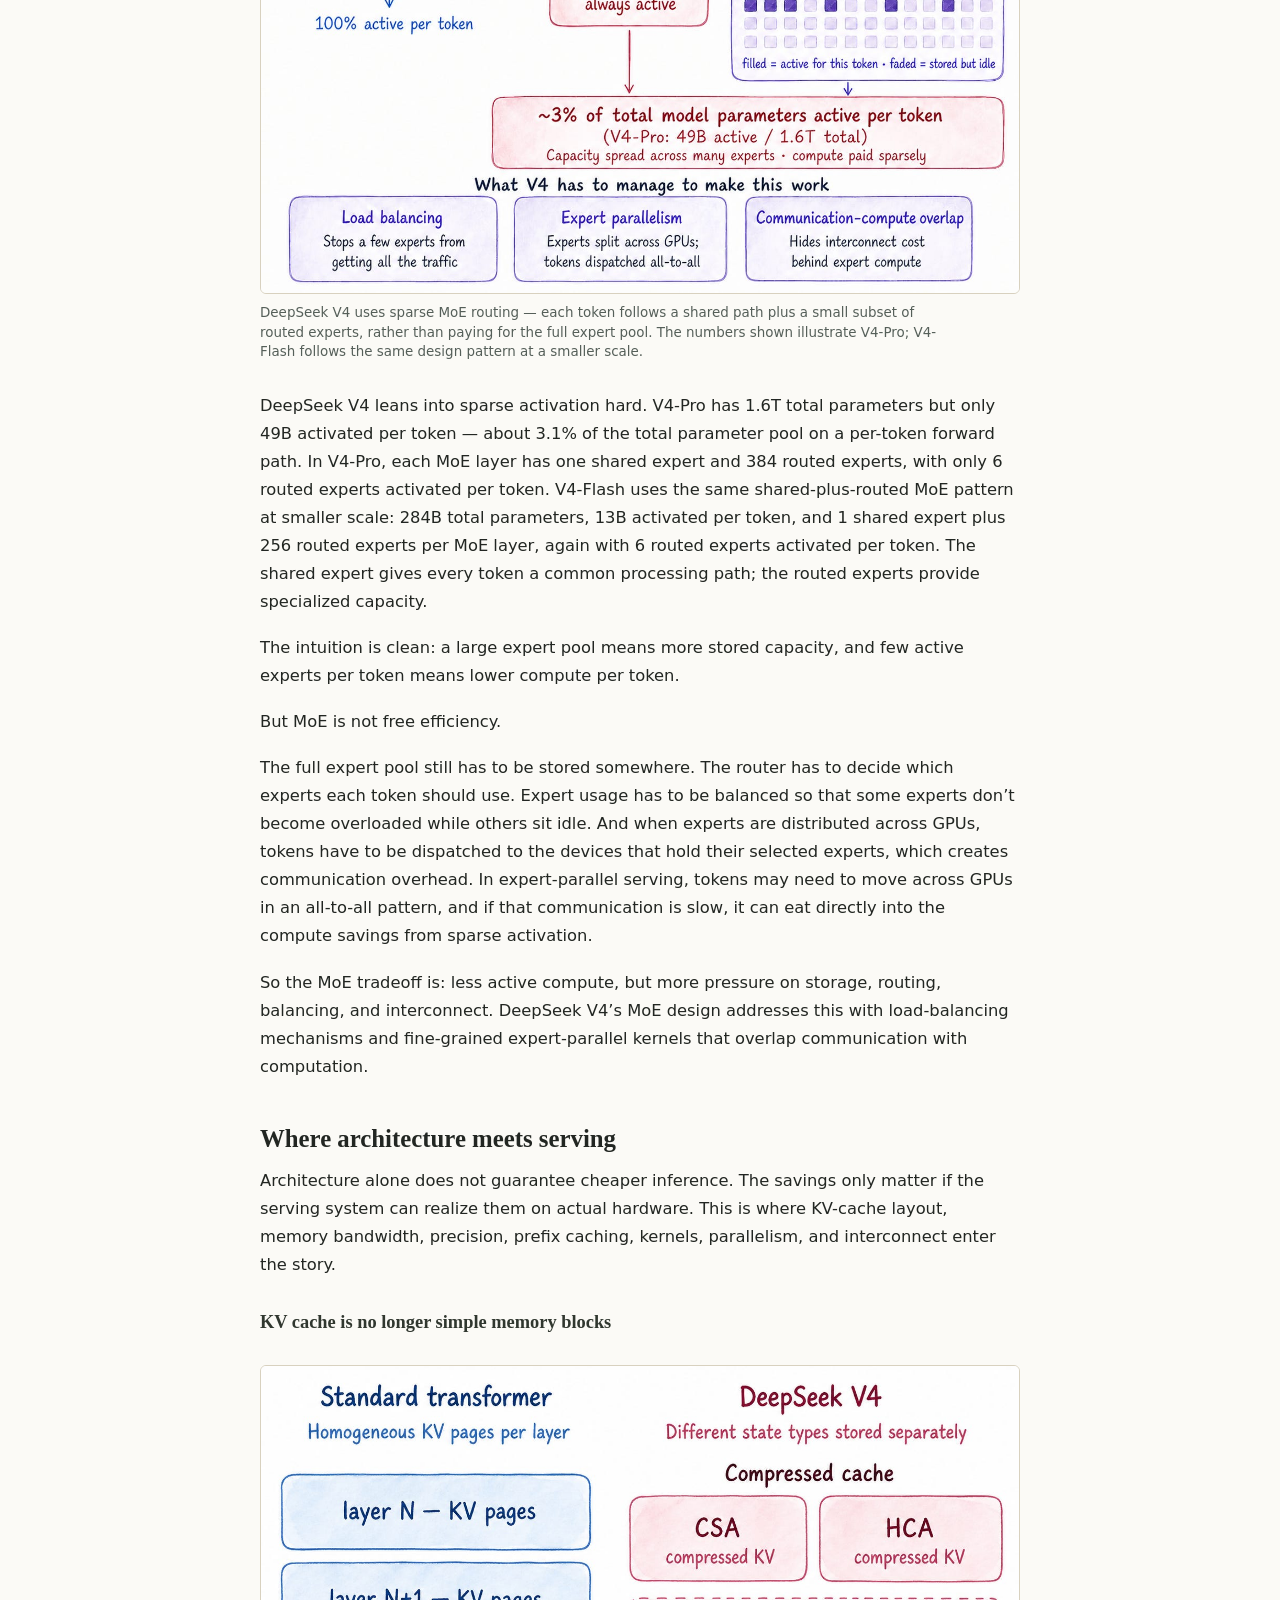
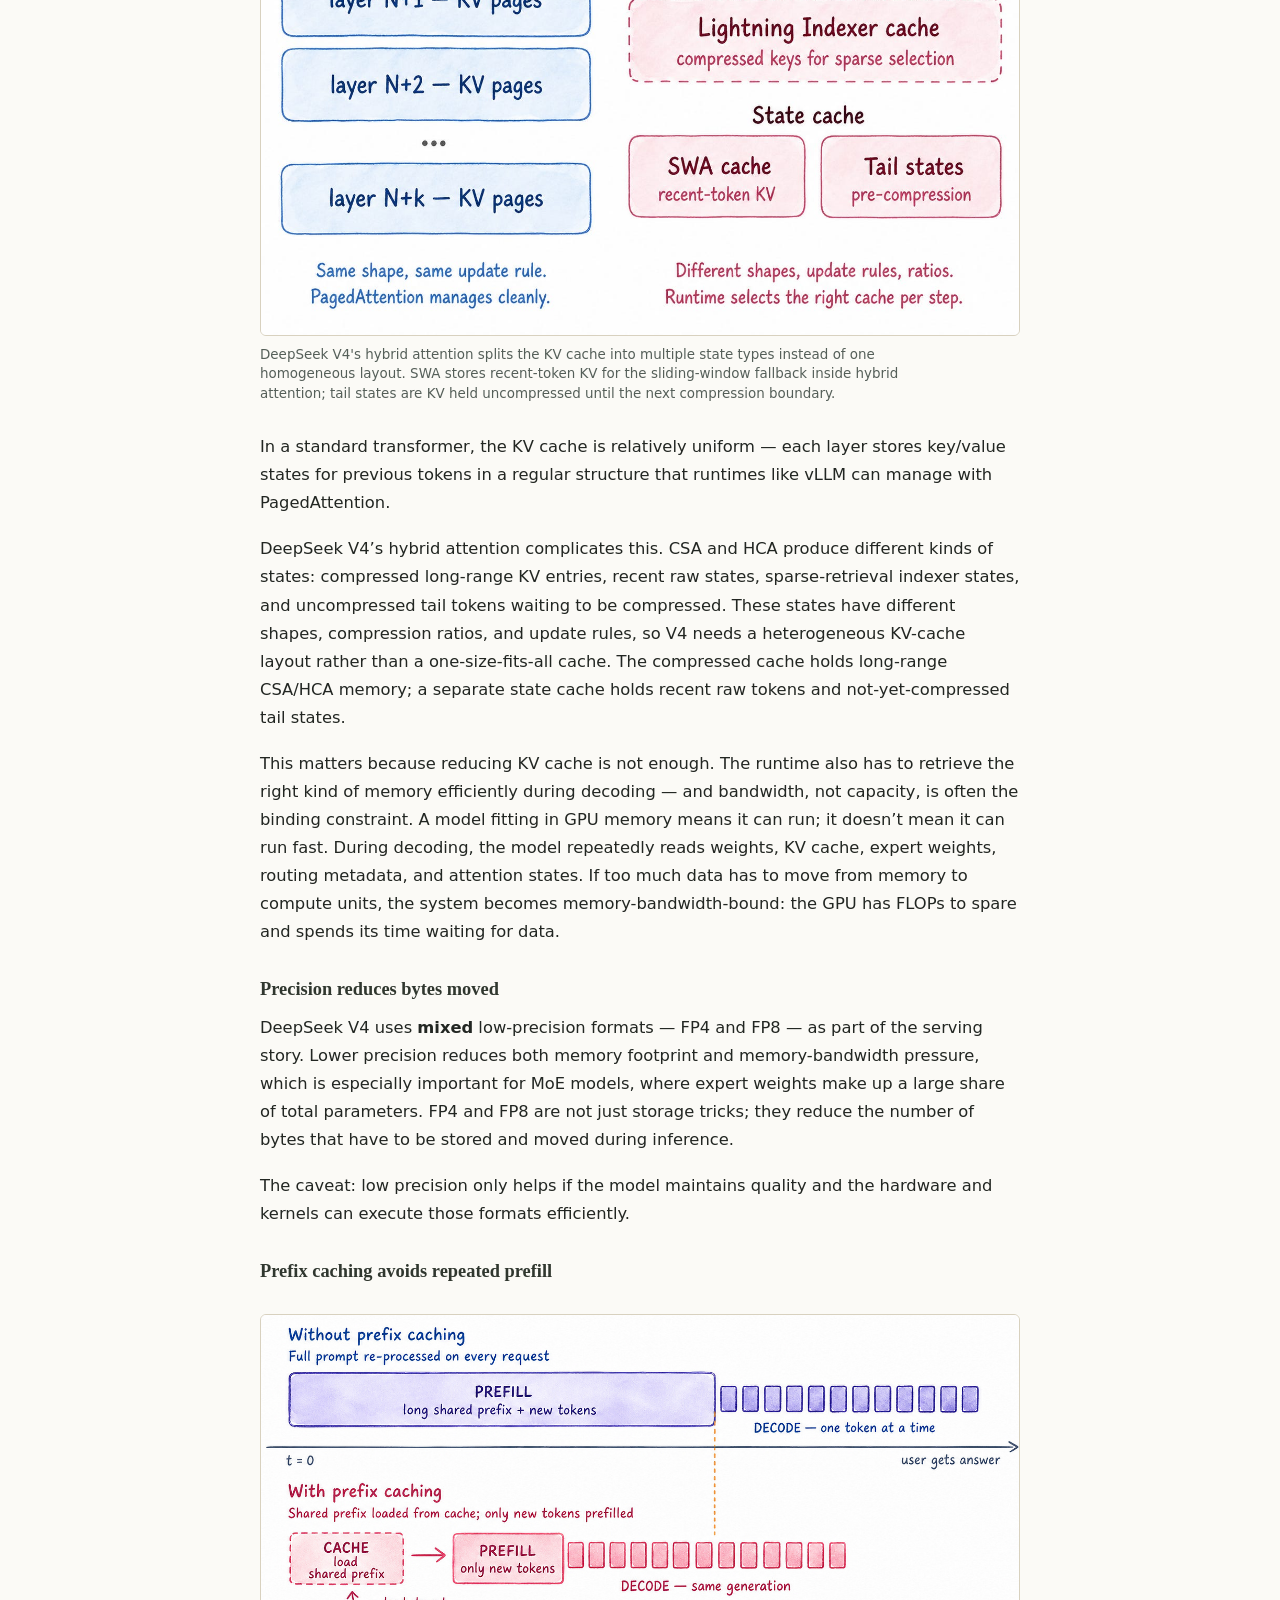
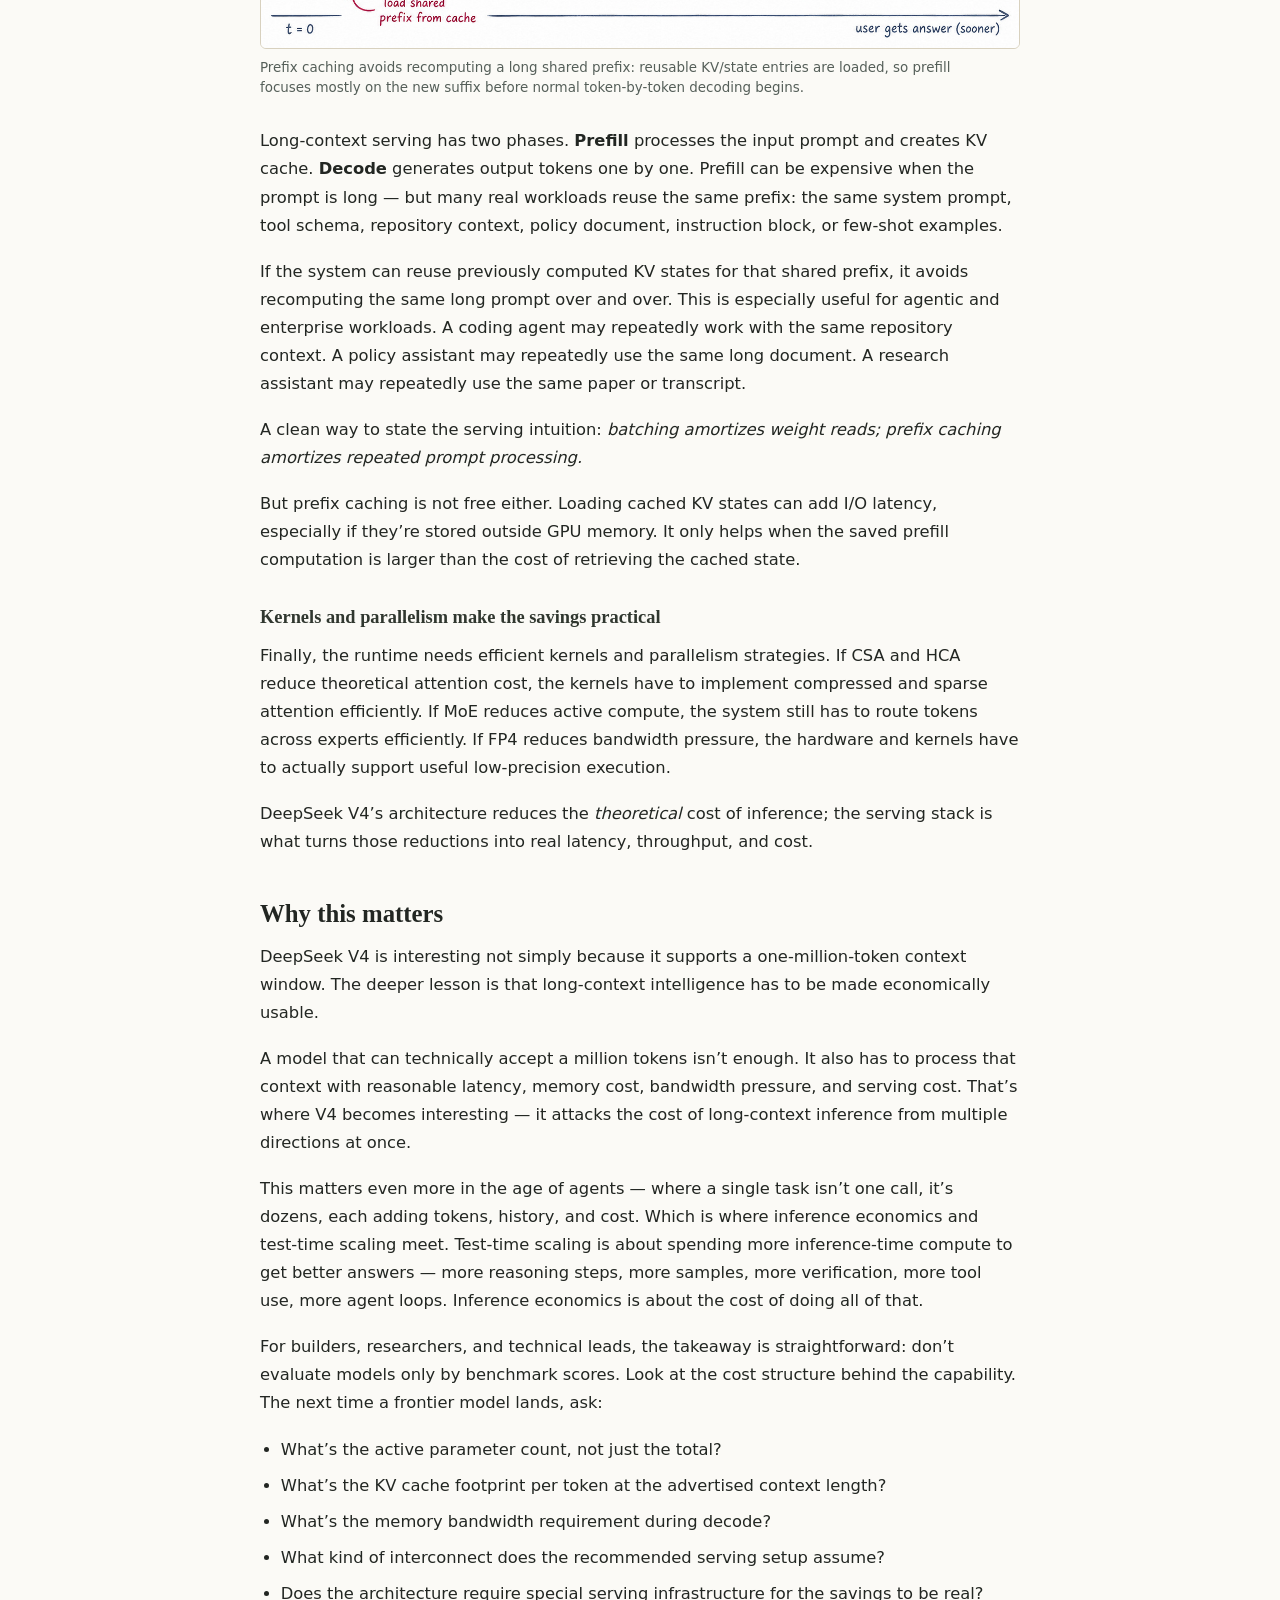
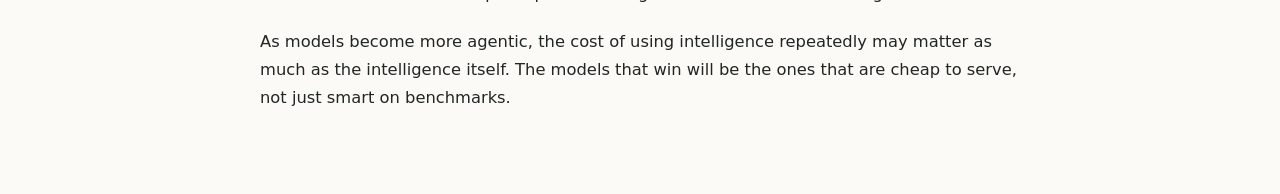
<file: blogs/understanding-inference-economics.html>
<!doctype html>
<html lang="en">
  <head>
    <meta charset="utf-8">
    <meta name="viewport" content="width=device-width, initial-scale=1">
    <title>Understanding Inference Economics with DeepSeek V4 | Anshu Singh</title>
    <meta name="description" content="Why million-token intelligence is really a memory, bandwidth, and serving problem.">
    <meta name="theme-color" content="#fbfaf6">
    <!-- Privacy-friendly analytics by Plausible -->
    <script async src="https://plausible.io/js/pa--8euGaAhtFjdisI6A7eGm.js"></script>
    <script>
      window.plausible = window.plausible || function () {
        (plausible.q = plausible.q || []).push(arguments);
      };
      plausible.init = plausible.init || function (i) {
        plausible.o = i || {};
      };
      plausible.init();
    </script>
    <link rel="stylesheet" href="../styles.css">
  </head>
  <body>
    <main class="page blog-page">
      <header class="masthead blog-masthead">
        <nav class="topnav" aria-label="Primary navigation">
          <a href="../blogs.html" aria-current="page">blogs</a>
          <a href="../index.html#systems">selected work</a>
          <a href="../index.html#experience">experience</a>
          <a href="../index.html#research">research outputs</a>
          <a href="../index.html#talks">community</a>
          <a href="../index.html#learning">beyond work</a>
          <a href="../index.html#contact">contact</a>
        </nav>
        <p class="blog-back"><a href="../blogs.html">&larr; all blogs</a></p>
        <article class="blog-post-header">
          <p class="blog-date">May 3, 2026</p>
          <h1>Understanding Inference Economics with DeepSeek V4</h1>
          <p class="lead blog-lead">Why million-token intelligence is really a memory, bandwidth, and serving problem.</p>
        </article>
      </header>

      <article class="blog-post">
<p>Intelligence is not free to use.</p>

<p>A single agent run — read a codebase, call tools, inspect errors, generate patches, run tests, revise the plan — can burn through hundreds of thousands of tokens before it returns an answer. At frontier scale, that cost is becoming one of the central constraints shaping the AI industry. It shows up in <a href="https://github.blog/news-insights/company-news/github-copilot-is-moving-to-usage-based-billing/" target="_blank" rel="noreferrer">usage-based</a> <a href="https://www.theinformation.com/newsletters/applied-ai/microsoft-pushes-usage-based-pricing-ai-eats-cloud-margins" target="_blank" rel="noreferrer">billing</a>, <a href="https://www.theverge.com/ai-artificial-intelligence/917380/ai-monetization-anthropic-openai-token-economics-revenue" target="_blank" rel="noreferrer">rate limits, premium tiers, and restrictions on long-running agentic workflows</a> — all signs that AI products are moving from subsidized experimentation toward explicit token economics. ( “<em>You’re out of extra usage ∙ Your limit resets at 12:10 PM</em>“ — rings a bell?)</p>

<p>At the infrastructure level, <a href="https://www.axios.com/2026/04/02/anthropic-usage-limits-openai" target="_blank" rel="noreferrer">compute itself is becoming a strategic bottleneck. </a>AI labs are competing not only on model quality but on access to GPUs, memory, data centers, power, and long-term capacity. In a compute-constrained world, inference efficiency stops being a back-office optimization and becomes a strategic advantage.</p>

<p>This is why <a href="https://huggingface.co/deepseek-ai/DeepSeek-V4-Pro/blob/main/DeepSeek_V4.pdf" target="_blank" rel="noreferrer">DeepSeek V4</a> is worth studying carefully — not as a frontier-capability release (it isn't trying to top GPT-5.x or Claude Opus 4.x on raw capability  on raw capability), but as one of the clearest recent examples of an <em>efficiency-frontier</em> release. It gives us a concrete way to examine inference economics: what it <a href="https://www.youtube.com/watch?v=LF3aUIM57uw" target="_blank" rel="noreferrer">costs to generate a useful token</a>, and <a href="https://www.youtube.com/watch?v=xmkSf5IS-zw&amp;t=429s" target="_blank" rel="noreferrer">how architectural choices can reduce, shift, or expose that cost.</a></p>

<h2>From inference economics to architecture and serving choices</h2>

<figure><img src="../assets/blogs/inference-economics/01.jpg" alt="" loading="lazy" decoding="async">
<figcaption>Architecture and serving choices act on the lower layer to change what users feel </figcaption>
</figure>

<p>What does a useful token actually cost? Several costs are paid at once:</p>

<ul>
<li>
<p><strong>Compute cost</strong> — the matrix multiplications needed to run the active parts of the model</p>
</li>

<li>
<p><strong>Memory cost</strong> — model weights and KV cache must fit somewhere</p>
</li>

<li>
<p><strong>Memory-bandwidth cost</strong> — during decoding, the system repeatedly reads weights and KV cache</p>
</li>

<li>
<p><strong>Communication cost</strong> — in distributed models, tokens and activations move across GPUs</p>
</li>

<li>
<p><strong>Runtime overhead</strong> — batching, scheduling, kernels, prefix caching, and parallelism determine how efficiently expensive hardware is actually used</p>
</li>
</ul>

<p>The outcomes users feel directly — latency, throughput, cost per token — sit on top of these deeper system drivers, along with batch size, hardware utilization, interconnect, and context length through the KV cache.</p>

<p>DeepSeek V4 is interesting because many of its design choices map directly onto this cost structure. The architecture is not only trying to improve capability; it is trying to make long-context inference <em>practical to serve</em>.</p>

<p>The paper introduces two main variants: DeepSeek V4-Pro, with 1.6T total parameters and 49B activated per token, and DeepSeek V4-Flash, with 284B total parameters and 13B activated. Both support a one-million-token context window. Set against V3, the trajectory is clear:</p>

<figure><img src="../assets/blogs/inference-economics/02.jpg" alt="" loading="lazy" decoding="async"></figure>

<p>Total parameters shape how much capacity must be stored. Activated parameters shape how much compute each token actually pays for. V4-Pro is roughly 3% active — meaning a token only ever pays for a small slice of a very large model. And a one-million-token context window means KV cache, memory bandwidth, and long-context serving efficiency become central to whether the model is usable in production.</p>

<aside class="blog-callout">
<p>The full V4 paper covers more than this — training stability, residual layer redesign, optimizers, training infrastructure, pretraining, post-training, evaluation. Those pieces matter, especially for model quality and training stability. But this article focuses on a narrower question:</p>

<p><strong>How do DeepSeek V4’s attention, Mixture-of-Experts (MoE), and serving choices change the economics of generating useful tokens?</strong></p>
</aside>

<figure><img src="../assets/blogs/inference-economics/03.jpg" alt="" loading="lazy" decoding="async">
<figcaption>Among the many drivers of inference cost, two architectural centres absorb most of V4’s design effort: attention and the feed-forward network, with the serving stack making the savings practical.</figcaption>
</figure>

<h2>Attention: reducing the cost of long memory</h2>

<p>For long-context models, attention is one of the first places where inference becomes expensive.</p>

<p>During inference, the model stores key/value activations from previous tokens in the KV cache, and each new token uses this cache to attend to historical context. For short prompts, this is manageable. But when context grows to hundreds of thousands — or a million — tokens, the model has much more history to store, read, and search through. Two related costs grow together: more attention work, and more KV-cache memory and bandwidth pressure.</p>

<p>This is where memory time starts to matter. The model is not only doing computation; it is repeatedly moving data — especially KV-cache data — during generation.</p>

<p>DeepSeek V4 addresses this with a hybrid attention design built around two top-level  mechanisms: <strong>Compressed Sparse Attention (CSA)</strong> and <strong>Heavily Compressed Attention (HCA)</strong> (you may also see CSA’s sparse-selection step referred to as DeepSeek Sparse Attention, or DSA. In V4, DSA is the per-query top-k selection over compressed KV entries inside CSA). They reduce the cost of long-context memory in different ways.</p>

<p>CSA compresses the long past into fewer KV entries, then has each query attend only to a selected top-k of those entries rather than all of them. The selection is done by a separate lightweight scoring module — the <strong>Lightning Indexer</strong> — which assigns relevance scores to compressed entries. Because the indexer is much cheaper than full attention, the selection step itself doesn’t undo the savings. The model ends up with fewer KV entries to store and read, and avoids spending attention over large parts of history that are irrelevant to the current token.</p>

<p>HCA pushes compression further. Instead of sparse retrieval over moderately compressed entries, HCA performs <em>dense</em> attention over a much shorter, heavily compressed representation of the past. The result is a compact global view of the context — lower resolution, but cheap to attend over.</p>

<figure><img src="../assets/blogs/inference-economics/04.jpg" alt="" loading="lazy" decoding="async">
<figcaption>DeepSeek V4 uses a hybrid attention stack where CSA and HCA are interleaved across layers.</figcaption>
</figure>

<p>The economic effect is smaller effective KV memory, less attention over irrelevant history, and lower memory-bandwidth pressure during decoding — adding up to materially cheaper long-context inference.</p>

<p>There is one important caveat: this architectural saving creates serving complexity. CSA and HCA produce compressed KV states with different shapes, compression ratios, and update rules, which means the runtime needs a more careful KV-cache layout for the theoretical savings to become real. We’ll come back to this in the serving section.</p>

<h2>Mixture-of-Experts (MoE): paying for active intelligence, not total size</h2>

<p>In a standard transformer, every token passes through the same dense feed-forward network (FFN). As the model grows, every token pays for more matrix multiplication. Capacity and per-token compute are tightly coupled.</p>

<p>MoE breaks that coupling. Instead of one dense FFN, the FFN is split into many smaller expert networks, and a router decides which experts each token should use. This creates a crucial distinction:</p>

<ul>
<li>
<p><strong>Total parameters</strong> describe everything the model stores — full capacity and memory footprint</p>
</li>

<li>
<p><strong>Active parameters</strong> describe the subset used for one token — the compute that token actually pays for</p>
</li>
</ul>

<p>This is why MoE matters for inference economics: it lets the model scale stored capacity without forcing every token to pay for the full model.</p>

<figure><img src="../assets/blogs/inference-economics/05.jpg" alt="" loading="lazy" decoding="async">
<figcaption>DeepSeek V4 uses sparse MoE routing — each token follows a shared path plus a small subset of routed experts, rather than paying for the full expert pool. The numbers shown illustrate V4-Pro; V4-Flash follows the same design pattern at a smaller scale.</figcaption>
</figure>

<p>DeepSeek V4 leans into sparse activation hard. V4-Pro has 1.6T total parameters but only 49B activated per token — about 3.1% of the total parameter pool on a per-token forward path. In V4-Pro, each MoE layer has one shared expert and 384 routed experts, with only 6 routed experts activated per token. V4-Flash uses the same shared-plus-routed MoE pattern at smaller scale: 284B total parameters, 13B activated per token, and 1 shared expert plus 256 routed experts per MoE layer, again with 6 routed experts activated per token. The shared expert gives every token a common processing path; the routed experts provide specialized capacity.</p>

<p>The intuition is clean: a large expert pool means more stored capacity, and few active experts per token means lower compute per token.</p>

<p>But MoE is not free efficiency.</p>

<p>The full expert pool still has to be stored somewhere. The router has to decide which experts each token should use. Expert usage has to be balanced so that some experts don’t become overloaded while others sit idle. And when experts are distributed across GPUs, tokens have to be dispatched to the devices that hold their selected experts, which creates communication overhead. In expert-parallel serving, tokens may need to move across GPUs in an all-to-all pattern, and if that communication is slow, it can eat directly into the compute savings from sparse activation.</p>

<p>So the MoE tradeoff is: less active compute, but more pressure on storage, routing, balancing, and interconnect. DeepSeek V4’s MoE design addresses this with load-balancing mechanisms and fine-grained expert-parallel kernels that overlap communication with computation.</p>

<h2>Where architecture meets serving</h2>

<p>Architecture alone does not guarantee cheaper inference. The savings only matter if the serving system can realize them on actual hardware. This is where KV-cache layout, memory bandwidth, precision, prefix caching, kernels, parallelism, and interconnect enter the story.</p>

<h3>KV cache is no longer simple memory blocks</h3>

<figure><img src="../assets/blogs/inference-economics/06.jpg" alt="" loading="lazy" decoding="async">
<figcaption>DeepSeek V4's hybrid attention splits the KV cache into multiple state types instead of one homogeneous layout. SWA stores recent-token KV for the sliding-window fallback inside hybrid attention; tail states are KV held uncompressed until the next compression boundary.</figcaption>
</figure>

<p>In a standard transformer, the KV cache is relatively uniform — each layer stores key/value states for previous tokens in a regular structure that runtimes like vLLM can manage with PagedAttention.</p>

<p>DeepSeek V4’s hybrid attention complicates this. CSA and HCA produce different kinds of states: compressed long-range KV entries, recent raw states, sparse-retrieval indexer states, and uncompressed tail tokens waiting to be compressed. These states have different shapes, compression ratios, and update rules, so V4 needs a heterogeneous KV-cache layout rather than a one-size-fits-all cache. The compressed cache holds long-range CSA/HCA memory; a separate state cache holds recent raw tokens and not-yet-compressed tail states.</p>

<p>This matters because reducing KV cache is not enough. The runtime also has to retrieve the right kind of memory efficiently during decoding — and bandwidth, not capacity, is often the binding constraint. A model fitting in GPU memory means it can run; it doesn’t mean it can run fast. During decoding, the model repeatedly reads weights, KV cache, expert weights, routing metadata, and attention states. If too much data has to move from memory to compute units, the system becomes memory-bandwidth-bound: the GPU has FLOPs to spare and spends its time waiting for data.</p>

<h3>Precision reduces bytes moved</h3>

<p>DeepSeek V4 uses <strong>mixed</strong> low-precision formats — FP4 and FP8 — as part of the serving story. Lower precision reduces both memory footprint and memory-bandwidth pressure, which is especially important for MoE models, where expert weights make up a large share of total parameters. FP4 and FP8 are not just storage tricks; they reduce the number of bytes that have to be stored and moved during inference.</p>

<p>The caveat: low precision only helps if the model maintains quality and the hardware and kernels can execute those formats efficiently.</p>

<h3>Prefix caching avoids repeated prefill</h3>

<figure><img src="../assets/blogs/inference-economics/07.jpg" alt="" loading="lazy" decoding="async">
<figcaption>Prefix caching avoids recomputing a long shared prefix: reusable KV/state entries are loaded, so prefill focuses mostly on the new suffix before normal token-by-token decoding begins.</figcaption>
</figure>

<p>Long-context serving has two phases. <strong>Prefill</strong> processes the input prompt and creates KV cache. <strong>Decode</strong> generates output tokens one by one. Prefill can be expensive when the prompt is long — but many real workloads reuse the same prefix: the same system prompt, tool schema, repository context, policy document, instruction block, or few-shot examples.</p>

<p>If the system can reuse previously computed KV states for that shared prefix, it avoids recomputing the same long prompt over and over. This is especially useful for agentic and enterprise workloads. A coding agent may repeatedly work with the same repository context. A policy assistant may repeatedly use the same long document. A research assistant may repeatedly use the same paper or transcript.</p>

<p>A clean way to state the serving intuition: <em>batching amortizes weight reads; prefix caching amortizes repeated prompt processing.</em></p>

<p>But prefix caching is not free either. Loading cached KV states can add I/O latency, especially if they’re stored outside GPU memory. It only helps when the saved prefill computation is larger than the cost of retrieving the cached state.</p>

<h3>Kernels and parallelism make the savings practical</h3>

<p>Finally, the runtime needs efficient kernels and parallelism strategies. If CSA and HCA reduce theoretical attention cost, the kernels have to implement compressed and sparse attention efficiently. If MoE reduces active compute, the system still has to route tokens across experts efficiently. If FP4 reduces bandwidth pressure, the hardware and kernels have to actually support useful low-precision execution.</p>

<p>DeepSeek V4’s architecture reduces the <em>theoretical</em> cost of inference; the serving stack is what turns those reductions into real latency, throughput, and cost.</p>

<h2>Why this matters</h2>

<p>DeepSeek V4 is interesting not simply because it supports a one-million-token context window. The deeper lesson is that long-context intelligence has to be made economically usable.</p>

<p>A model that can technically accept a million tokens isn’t enough. It also has to process that context with reasonable latency, memory cost, bandwidth pressure, and serving cost. That’s where V4 becomes interesting — it attacks the cost of long-context inference from multiple directions at once.</p>

<p>This matters even more in the age of agents — where a single task isn’t one call, it’s dozens, each adding tokens, history, and cost. Which is where inference economics and test-time scaling meet. Test-time scaling is about spending more inference-time compute to get better answers — more reasoning steps, more samples, more verification, more tool use, more agent loops. Inference economics is about the cost of doing all of that.</p>

<p>For builders, researchers, and technical leads, the takeaway is straightforward: don’t evaluate models only by benchmark scores. Look at the cost structure behind the capability. The next time a frontier model lands, ask:</p>

<ul>
<li>
<p>What’s the active parameter count, not just the total?</p>
</li>

<li>
<p>What’s the KV cache footprint per token at the advertised context length?</p>
</li>

<li>
<p>What’s the memory bandwidth requirement during decode?</p>
</li>

<li>
<p>What kind of interconnect does the recommended serving setup assume?</p>
</li>

<li>
<p>Does the architecture require special serving infrastructure for the savings to be real?</p>
</li>
</ul>

<p>As models become more agentic, the cost of using intelligence repeatedly may matter as much as the intelligence itself. The models that win will be the ones that are cheap to serve, not just smart on benchmarks.</p>

      </article>
    </main>
  </body>
</html>
</file>
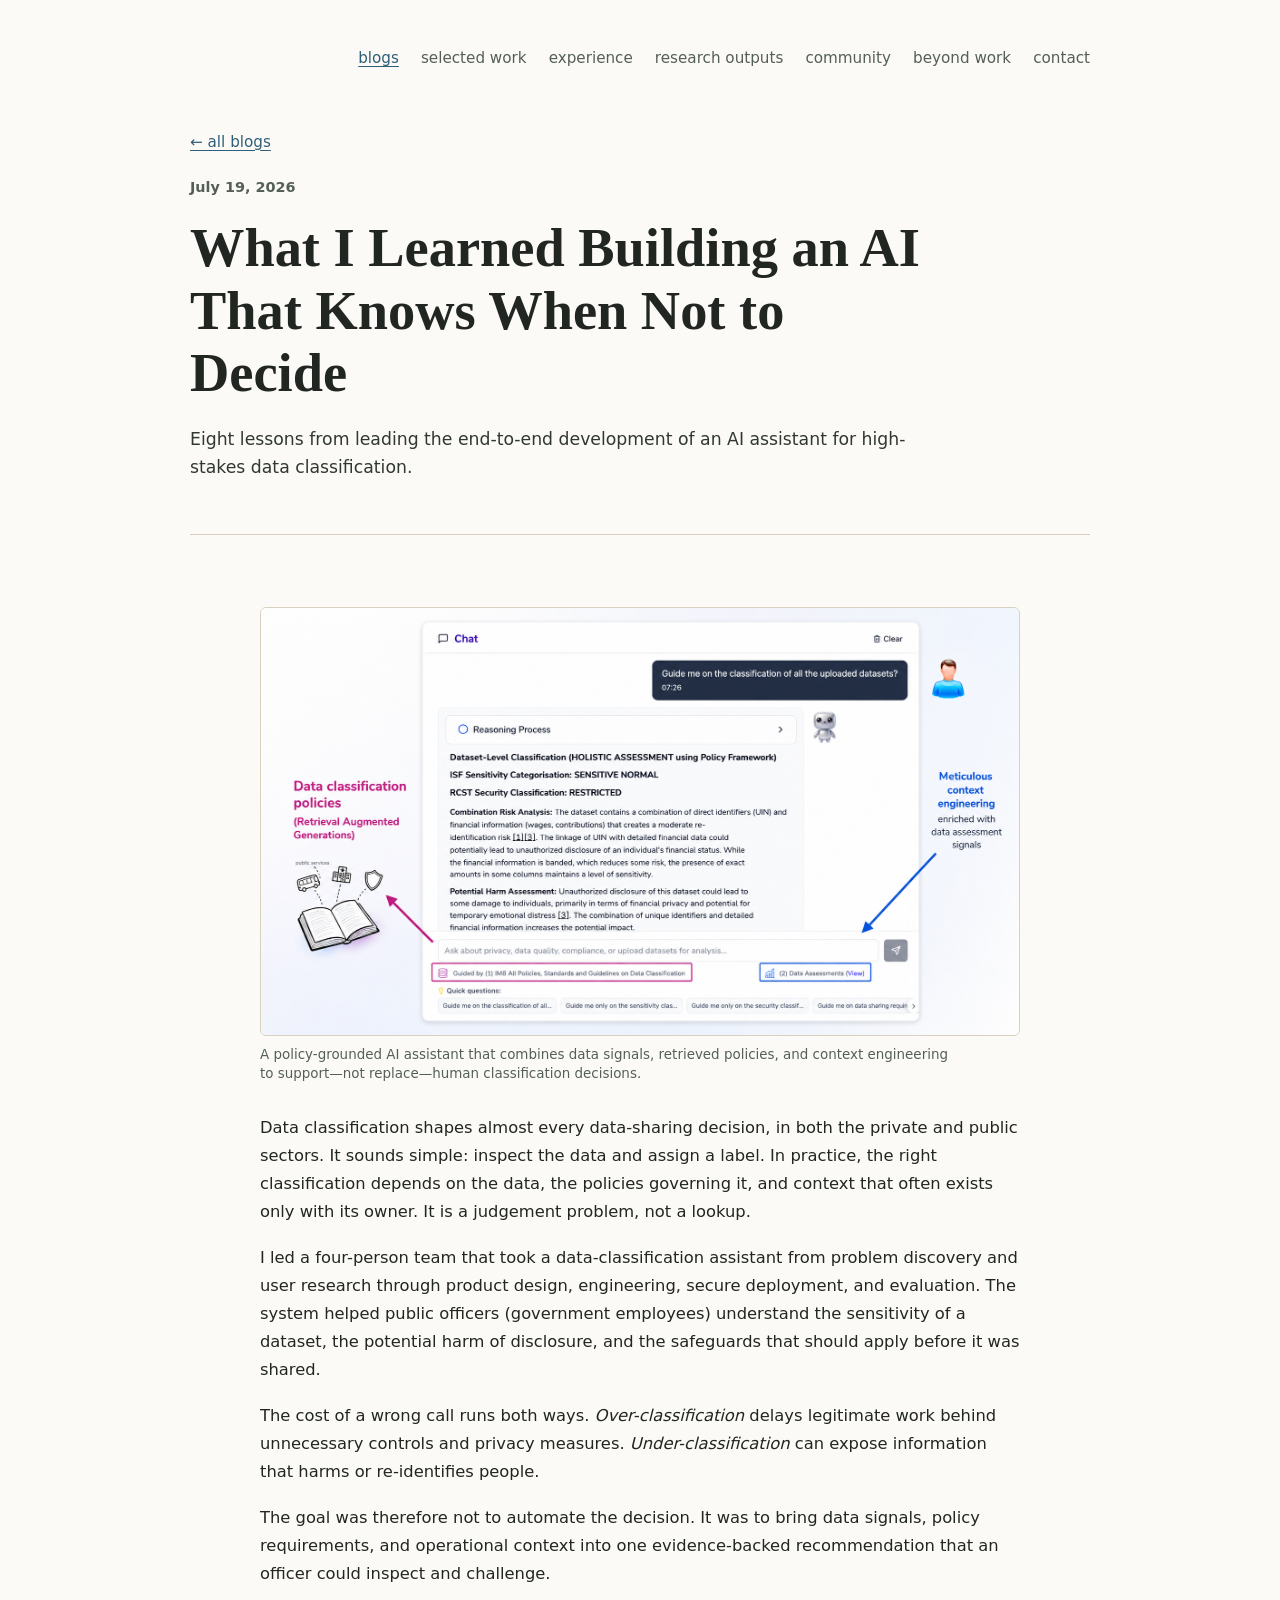
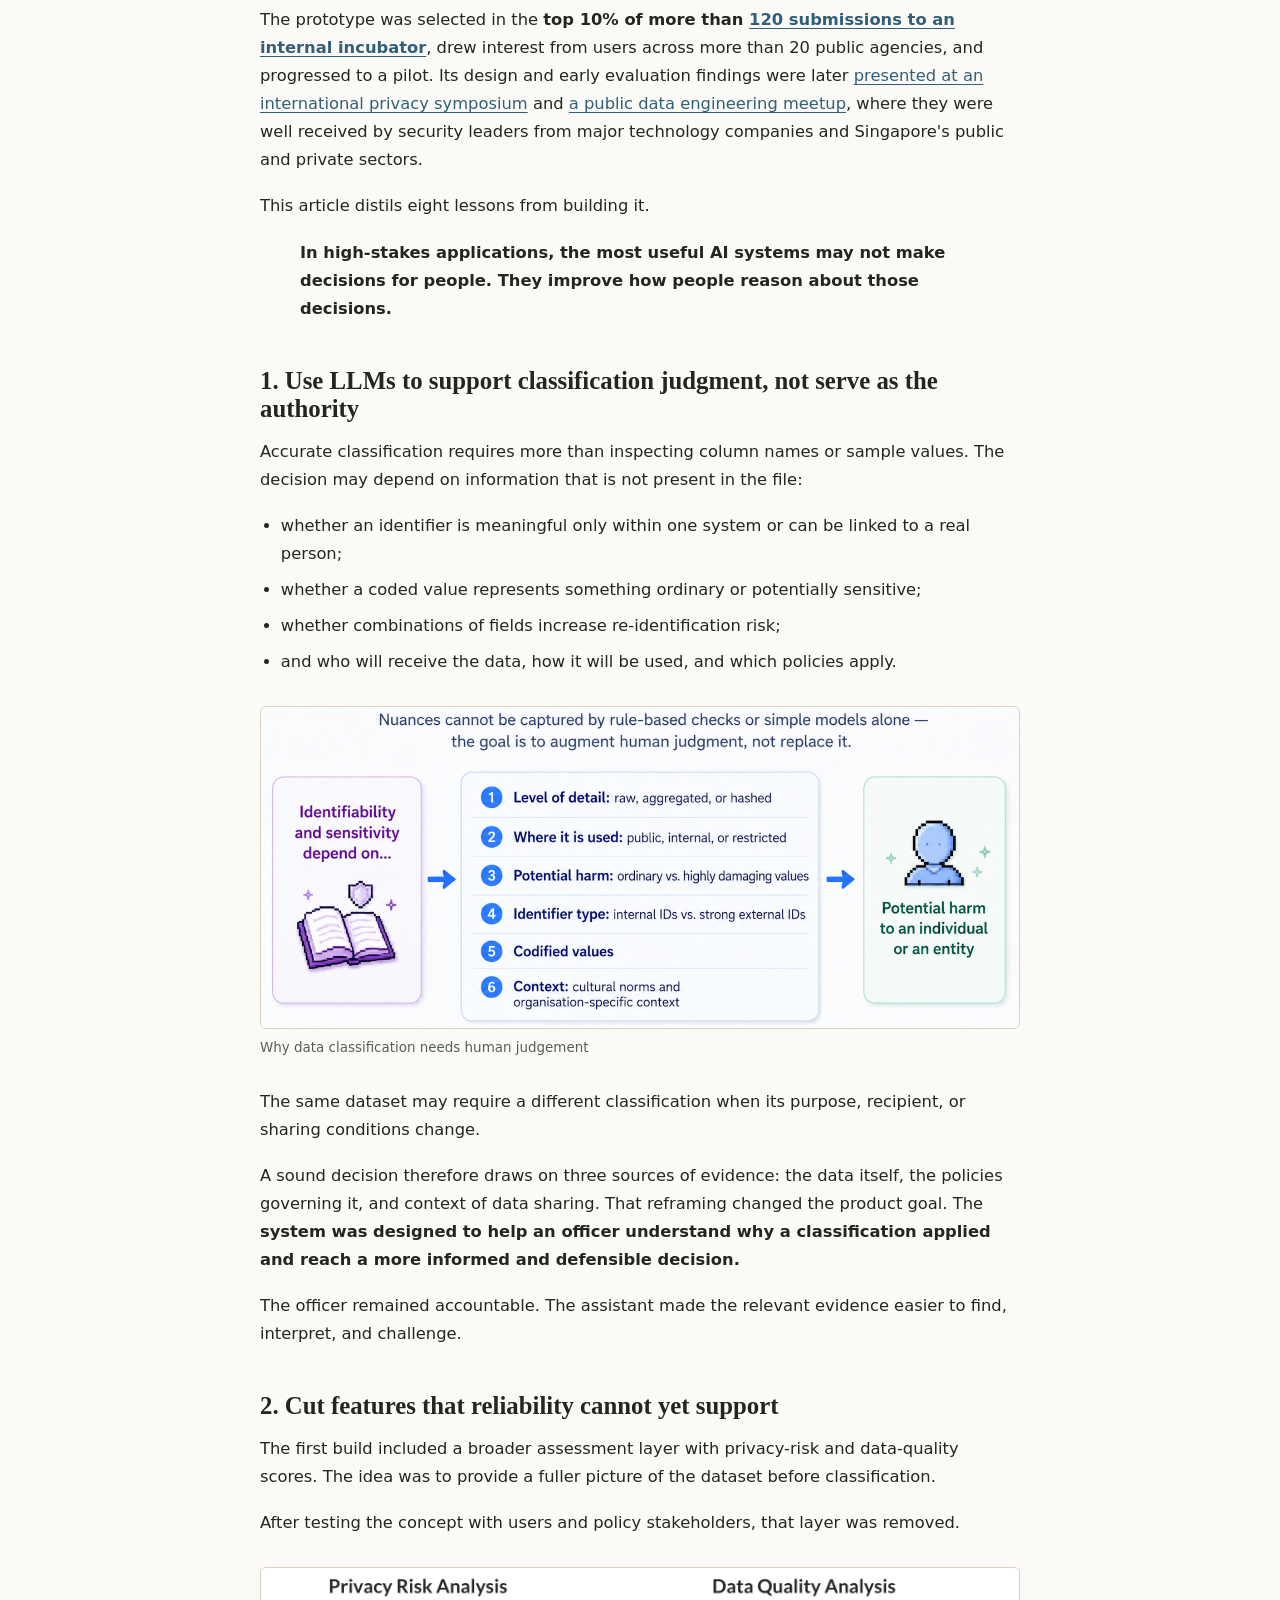
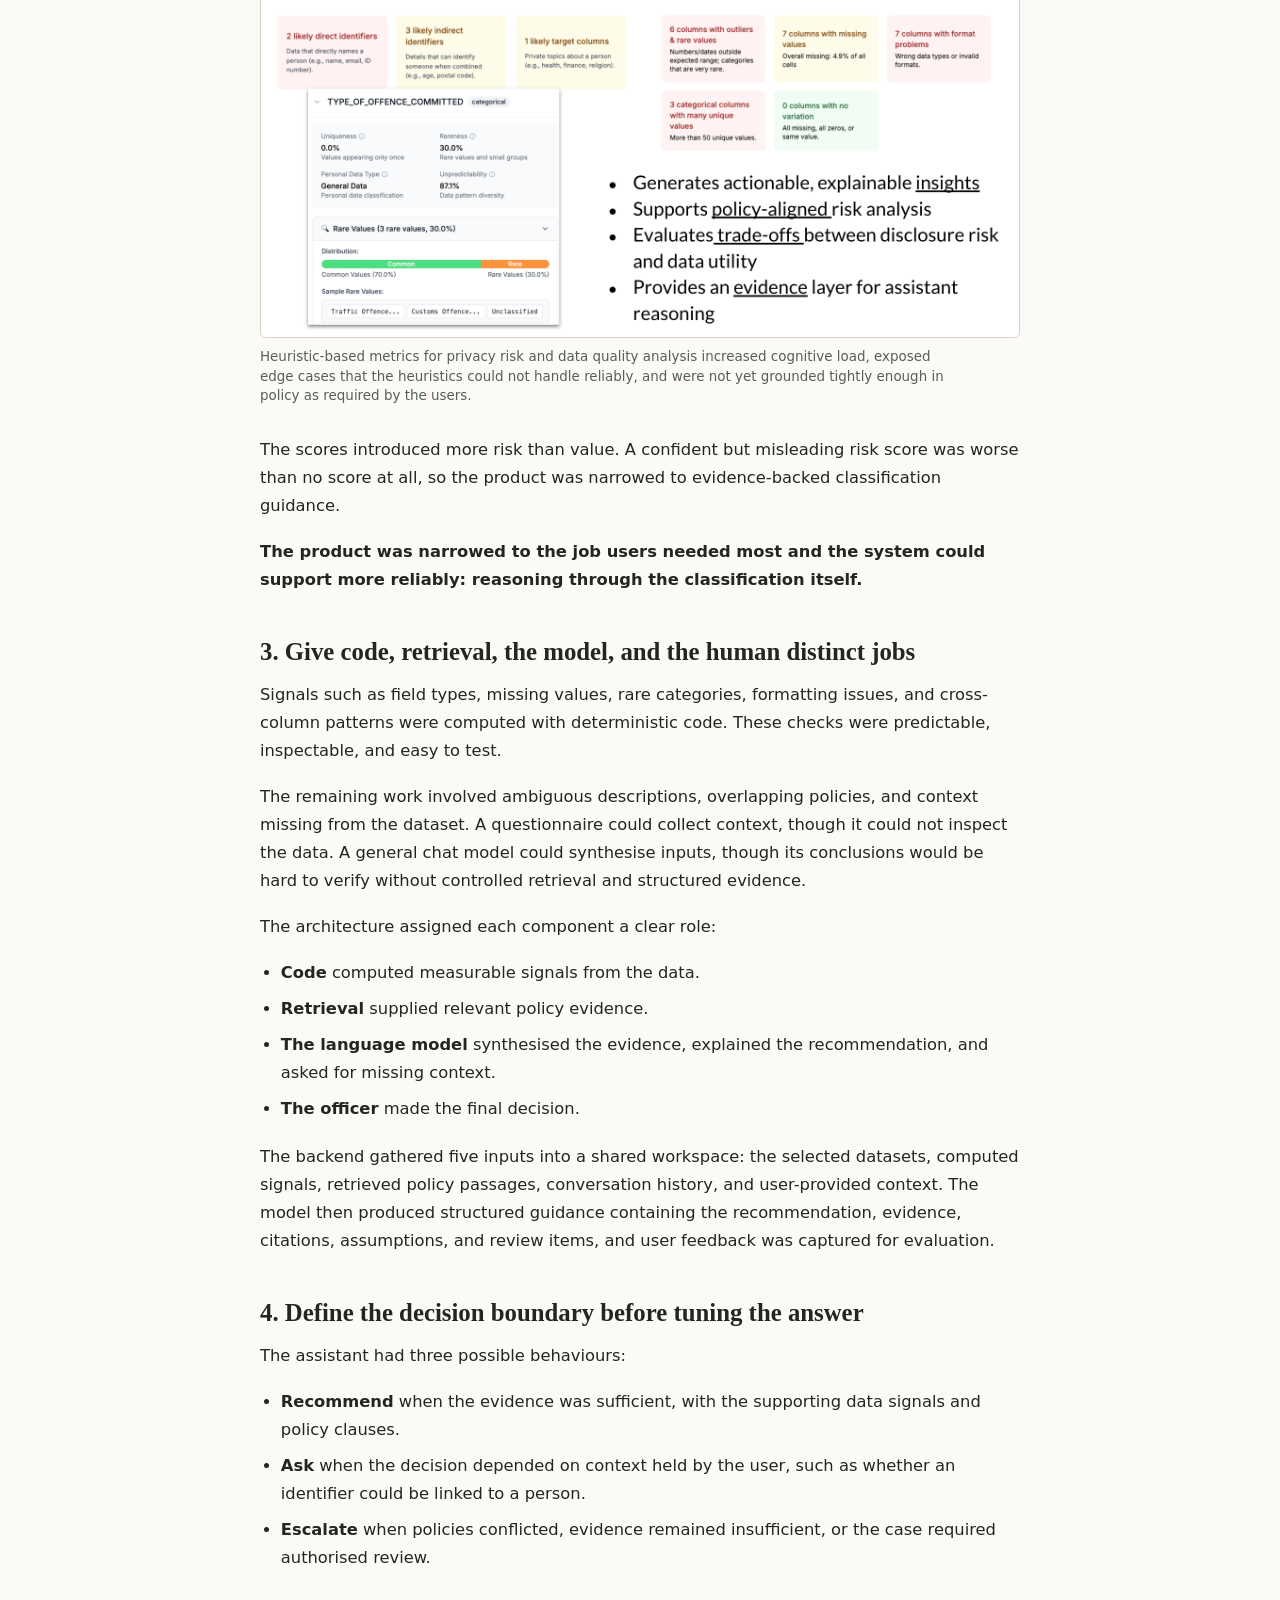
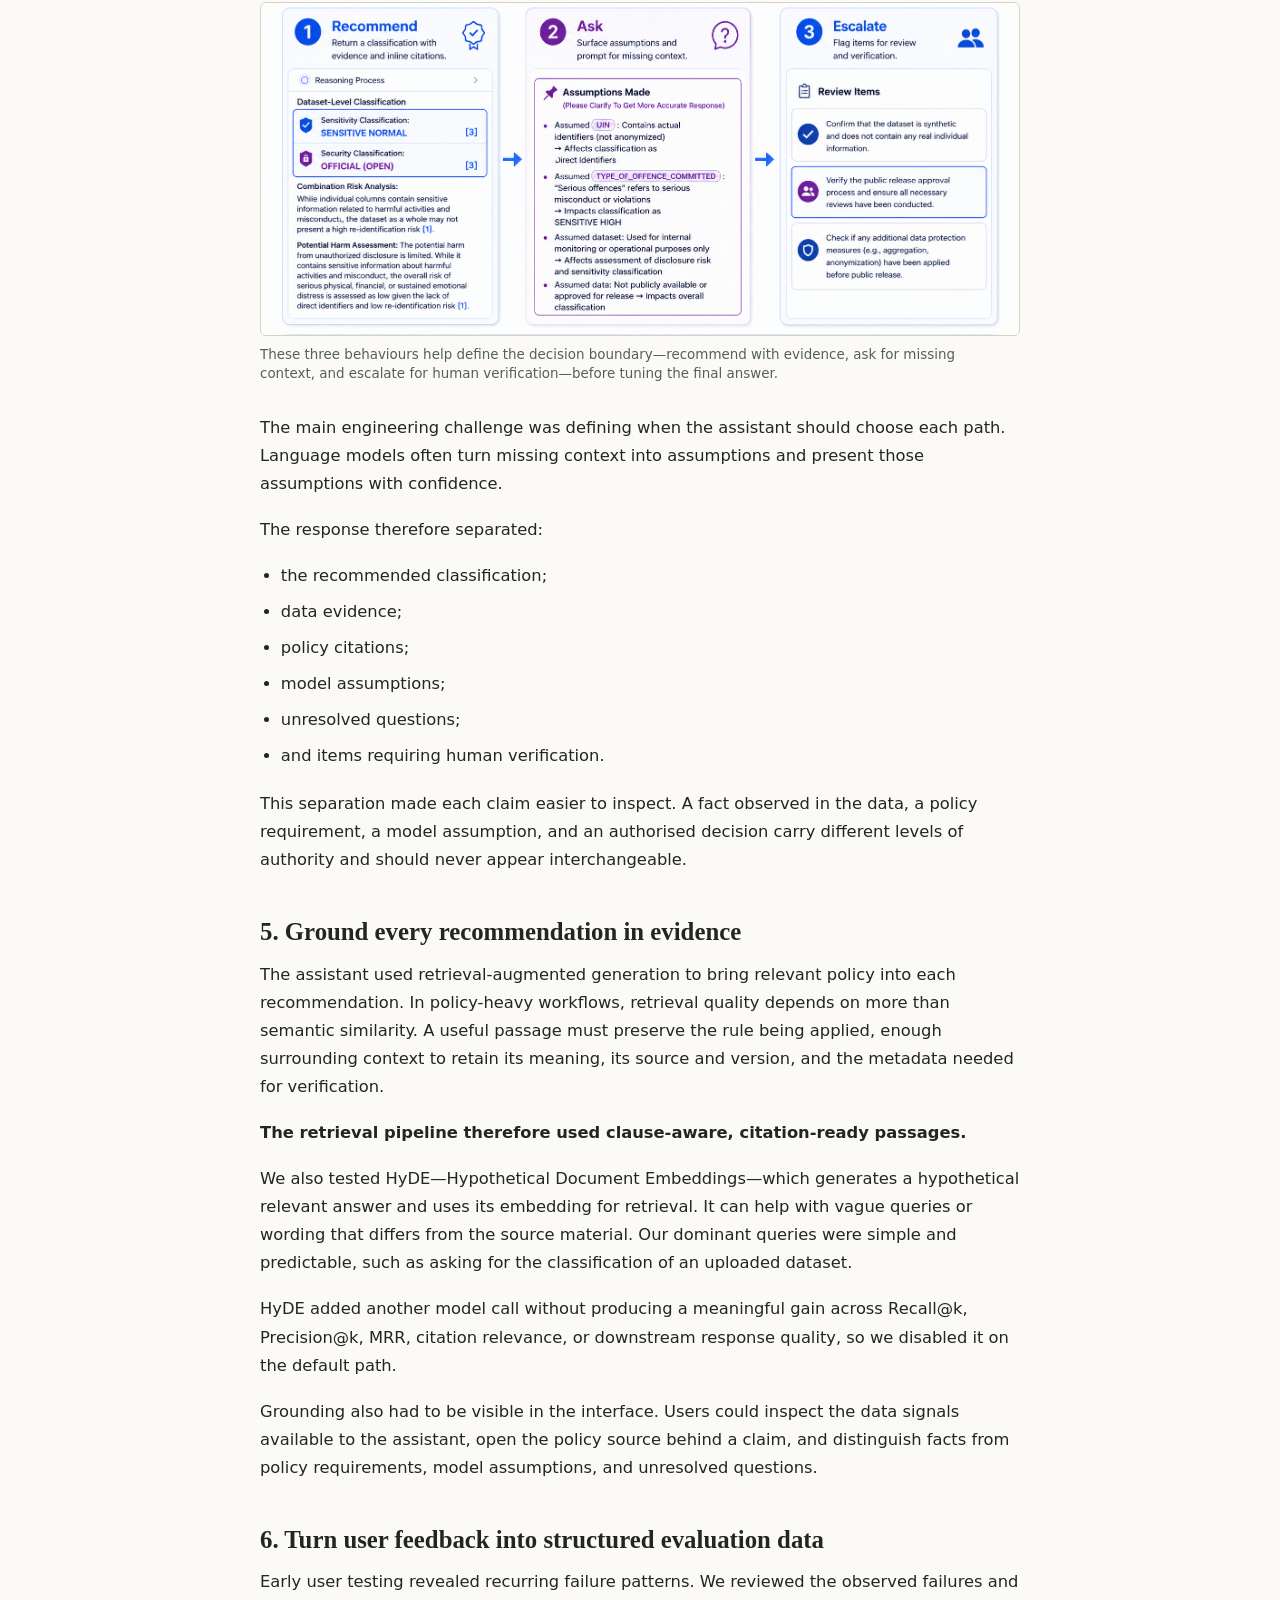
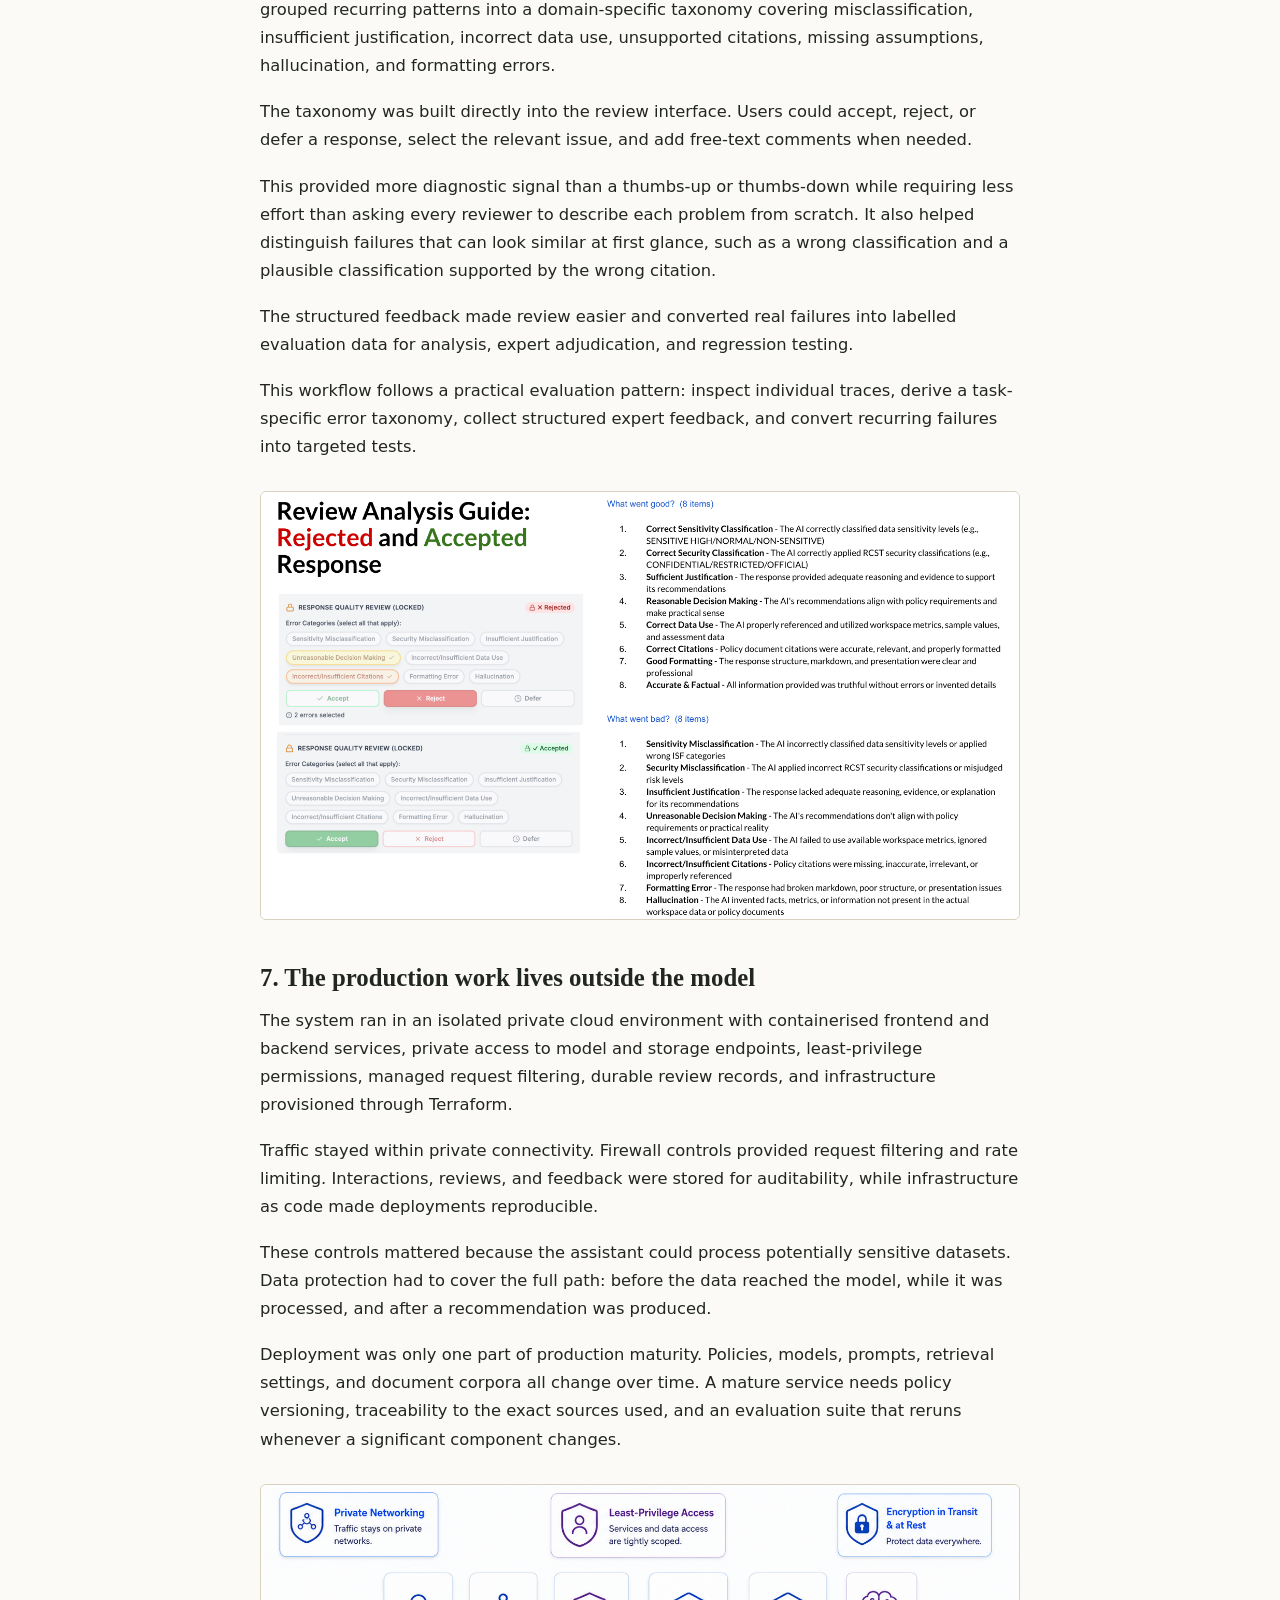
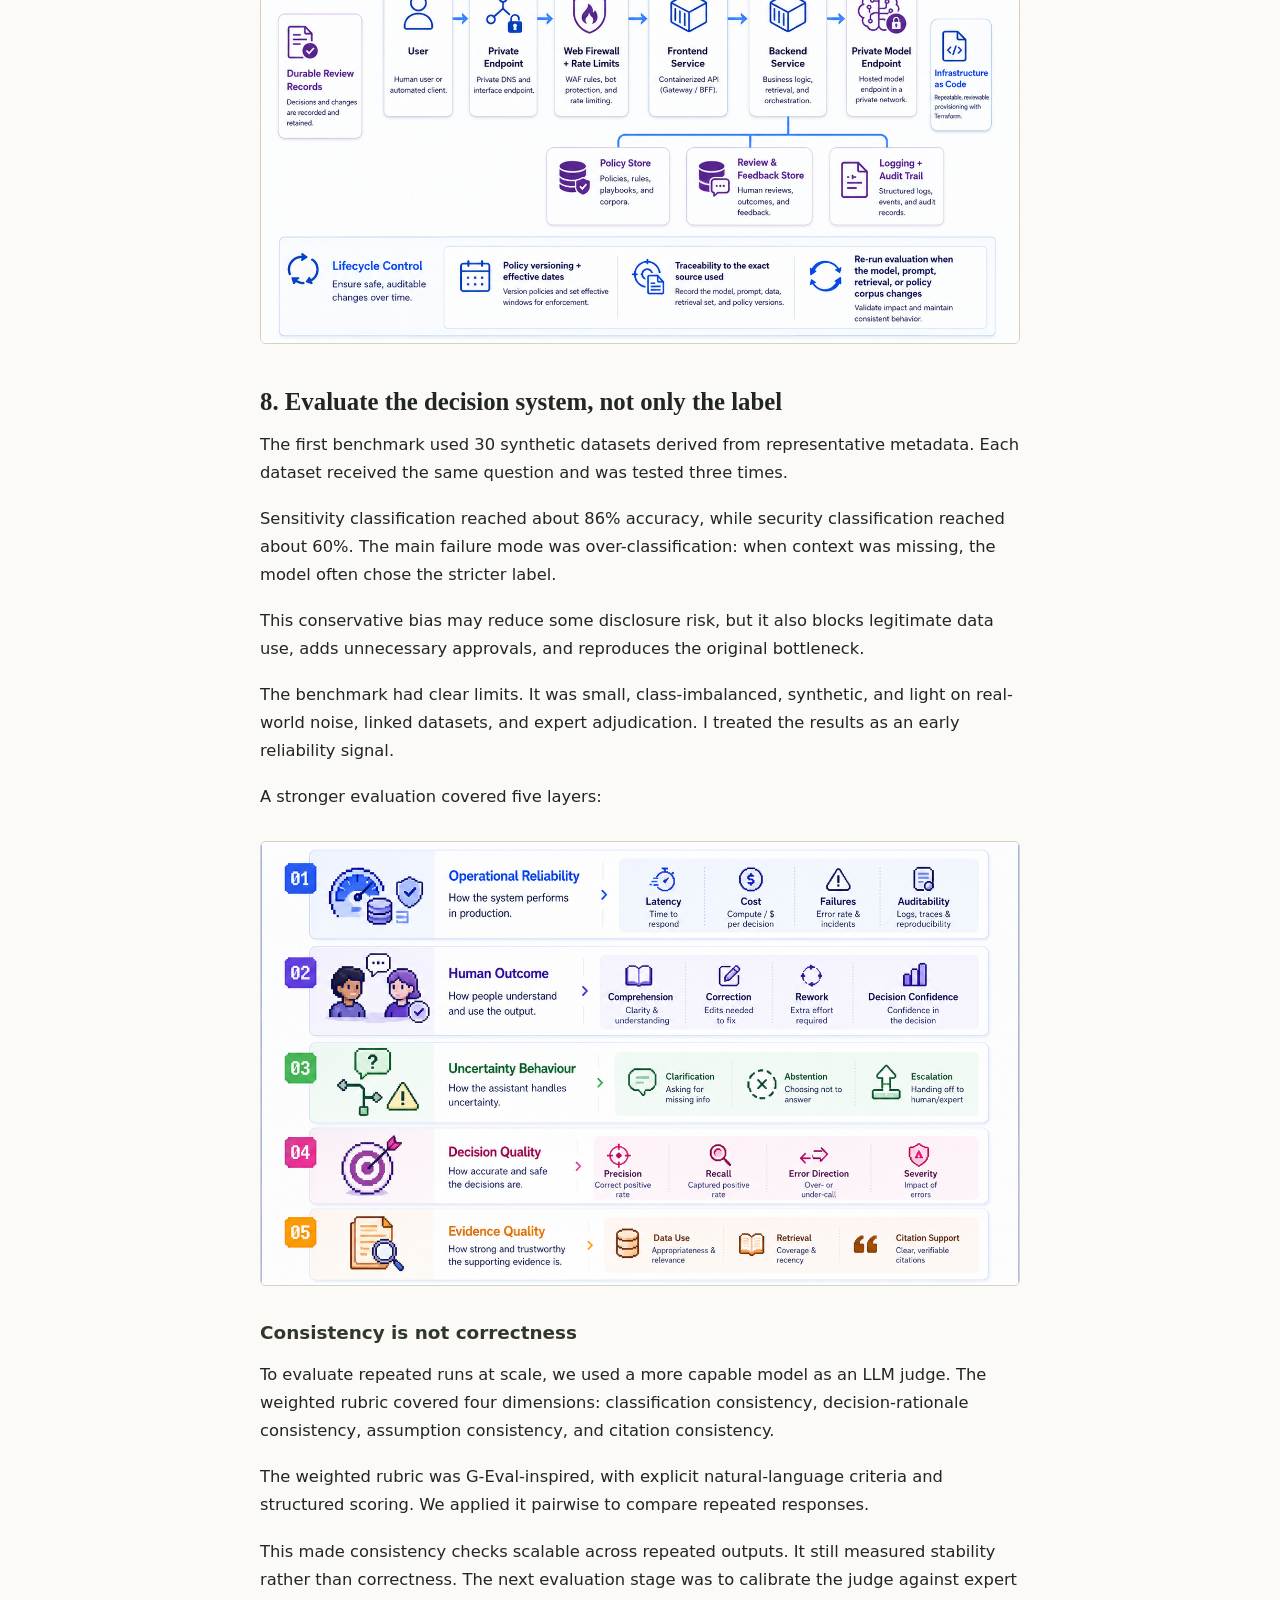
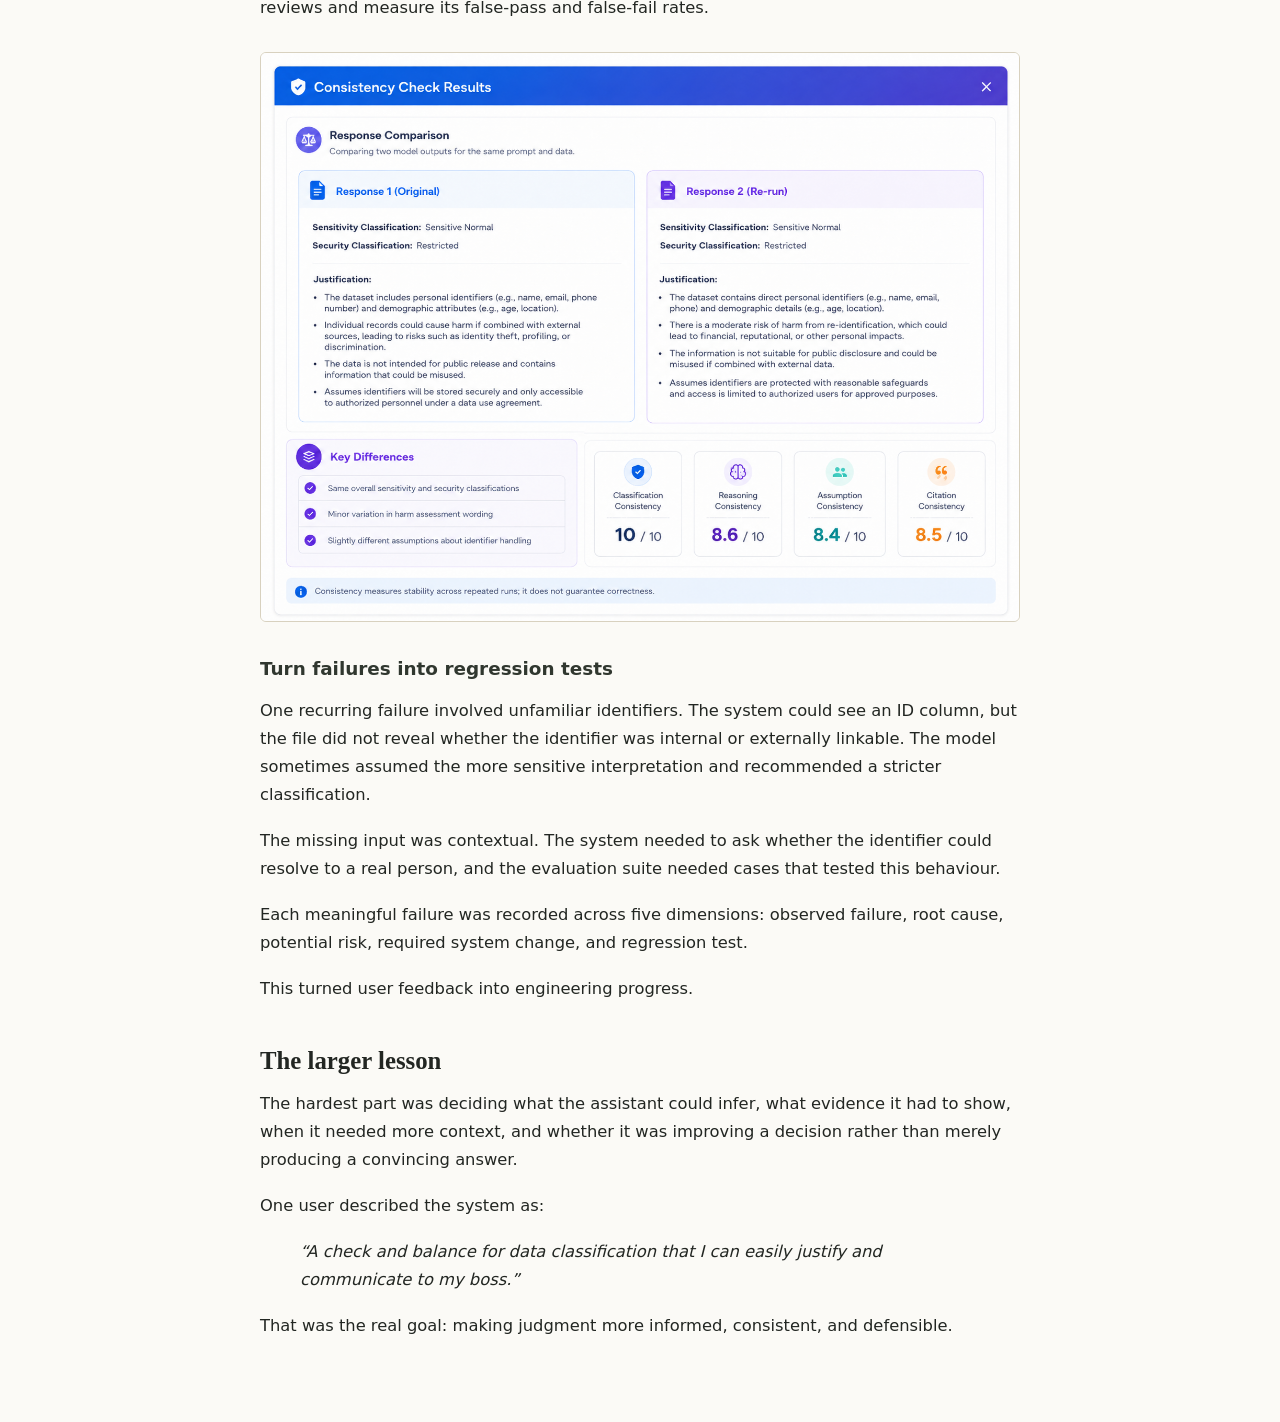
<file: blogs/what-i-learned-building-an-ai-that.html>
<!doctype html>
<html lang="en">
  <head>
    <meta charset="utf-8">
    <meta name="viewport" content="width=device-width, initial-scale=1">
    <title>What I Learned Building an AI That Knows When Not to Decide | Anshu Singh</title>
    <meta name="description" content="Eight lessons from leading the end-to-end development of an AI assistant for high-stakes data classification.">
    <meta name="theme-color" content="#fbfaf6">
    <!-- Privacy-friendly analytics by Plausible -->
    <script async src="https://plausible.io/js/pa--8euGaAhtFjdisI6A7eGm.js"></script>
    <script>
      window.plausible = window.plausible || function () {
        (plausible.q = plausible.q || []).push(arguments);
      };
      plausible.init = plausible.init || function (i) {
        plausible.o = i || {};
      };
      plausible.init();
    </script>
    <link rel="stylesheet" href="../styles.css">
  </head>
  <body>
    <main class="page blog-page">
      <header class="masthead blog-masthead">
        <nav class="topnav" aria-label="Primary navigation">
          <a href="../blogs.html" aria-current="page">blogs</a>
          <a href="../index.html#systems">selected work</a>
          <a href="../index.html#experience">experience</a>
          <a href="../index.html#research">research outputs</a>
          <a href="../index.html#talks">community</a>
          <a href="../index.html#learning">beyond work</a>
          <a href="../index.html#contact">contact</a>
        </nav>
        <p class="blog-back"><a href="../blogs.html">&larr; all blogs</a></p>
        <article class="blog-post-header">
          <p class="blog-date">July 19, 2026</p>
          <h1>What I Learned Building an AI That Knows When Not to Decide</h1>
          <p class="lead blog-lead">Eight lessons from leading the end-to-end development of an AI assistant for high-stakes data classification.</p>
        </article>
      </header>

      <article class="blog-post">
<figure><img src="../assets/blogs/ai-knows-when-not-to-decide/01.png" alt="Illustration for What I Learned Building an AI That Knows When Not to Decide" loading="lazy" decoding="async">
<figcaption>A policy-grounded AI assistant that combines data signals, retrieved policies, and context engineering to support—not replace—human classification decisions.</figcaption>
</figure>

<p>Data classification shapes almost every data-sharing decision, in both the private and public sectors. It sounds simple: inspect the data and assign a label. In practice, the right classification depends on the data, the policies governing it, and context that often exists only with its owner. It is a judgement problem, not a lookup.</p>

<p>I led a four-person team that took a data-classification assistant from problem discovery and user research through product design, engineering, secure deployment, and evaluation. The system helped public officers (government employees) understand the sensitivity of a dataset, the potential harm of disclosure, and the safeguards that should apply before it was shared.</p>

<p>The cost of a wrong call runs both ways. <em>Over-classification</em> delays legitimate work behind unnecessary controls and privacy measures. <em>Under-classification</em> can expose information that harms or re-identifies people. </p>

<p>The goal was therefore not to automate the decision. It was to bring data signals, policy requirements, and operational context into one evidence-backed recommendation that an officer could inspect and challenge.</p>

<p>The prototype was selected in the <strong>top 10% of more than <a href="https://build.tech.gov.sg/" target="_blank" rel="noreferrer">120 submissions to an internal incubator</a></strong>, drew interest from users across more than 20 public agencies, and progressed to a pilot. Its design and early evaluation findings were later <a href="https://www.linkedin.com/posts/anshu-singh_at-the-ieee-symposium-on-privacy-expectations-ugcPost-7383290289861488640-6nF9/?utm_source=share&amp;utm_medium=member_desktop&amp;rcm=ACoAABTIzY0BYgRJh6z1A20ZRx5aiI7Ga1TGk-k" target="_blank" rel="noreferrer">presented at an international privacy symposium</a> and <a href="https://www.linkedin.com/posts/anshu-singh_stackcommunity-govtech-ai-ugcPost-7401849121558704128-oy10/?utm_source=share&amp;utm_medium=member_desktop&amp;rcm=ACoAABTIzY0BYgRJh6z1A20ZRx5aiI7Ga1TGk-k" target="_blank" rel="noreferrer">a public data engineering meetup</a>, where they were well received by security leaders from major technology companies and Singapore's public and private sectors.</p>

<p>This article distils eight lessons from building it.</p>

<blockquote><p><strong>In high-stakes applications, the most useful AI systems may not make decisions for people. They improve how people reason about those decisions.</strong></p></blockquote>

<h2>1. <strong>Use LLMs to support classification judgment, not serve as the authority</strong>
</h2>

<p>Accurate classification requires more than inspecting column names or sample values. The decision may depend on information that is not present in the file:</p>

<ul>
<li><p>whether an identifier is meaningful only within one system or can be linked to a real person;</p></li>
<li><p>whether a coded value represents something ordinary or potentially sensitive;</p></li>
<li><p>whether combinations of fields increase re-identification risk;</p></li>
<li><p>and who will receive the data, how it will be used, and which policies apply.</p></li>
</ul>

<figure><img src="../assets/blogs/ai-knows-when-not-to-decide/02.png" alt="" loading="lazy" decoding="async">
<figcaption>Why data classification needs human judgement</figcaption>
</figure>

<p>The same dataset may require a different classification when its purpose, recipient, or sharing conditions change.</p>

<p>A sound decision therefore draws on three sources of evidence: the data itself, the policies governing it, and context of data sharing. That reframing changed the product goal. The <strong>system was designed to help an officer understand why a classification applied and reach a more informed and defensible decision.</strong></p>

<p>The officer remained accountable. The assistant made the relevant evidence easier to find, interpret, and challenge.</p>

<h2>2. Cut features that reliability cannot yet support</h2>

<p>The first build included a broader assessment layer with privacy-risk and data-quality scores. The idea was to provide a fuller picture of the dataset before classification.</p>

<p>After testing the concept with users and policy stakeholders, that layer was removed.</p>

<figure><img src="../assets/blogs/ai-knows-when-not-to-decide/03.png" alt="" loading="lazy" decoding="async">
<figcaption>Heuristic-based metrics for privacy risk and data quality analysis increased cognitive load, exposed edge cases that the heuristics could not handle reliably, and were not yet grounded tightly enough in policy as required by the users.</figcaption>
</figure>

<p>The scores introduced more risk than value. A confident but misleading risk score was worse than no score at all, so the product was narrowed to evidence-backed classification guidance.</p>

<p><strong>The product was narrowed to the job users needed most and the system could support more reliably: reasoning through the classification itself.</strong></p>

<h2>3. Give code, retrieval, the model, and the human distinct jobs</h2>

<p>Signals such as field types, missing values, rare categories, formatting issues, and cross-column patterns were computed with deterministic code. These checks were predictable, inspectable, and easy to test.</p>

<p>The remaining work involved ambiguous descriptions, overlapping policies, and context missing from the dataset. A questionnaire could collect context, though it could not inspect the data. A general chat model could synthesise inputs, though its conclusions would be hard to verify without controlled retrieval and structured evidence.</p>

<p>The architecture assigned each component a clear role:</p>

<ul>
<li><p><strong>Code</strong> computed measurable signals from the data.</p></li>
<li><p><strong>Retrieval</strong> supplied relevant policy evidence.</p></li>
<li><p><strong>The language model</strong> synthesised the evidence, explained the recommendation, and asked for missing context.</p></li>
<li><p><strong>The officer</strong> made the final decision.</p></li>
</ul>

<p>The backend gathered five inputs into a shared workspace: the selected datasets, computed signals, retrieved policy passages, conversation history, and user-provided context. The model then produced structured guidance containing the recommendation, evidence, citations, assumptions, and review items, and user feedback was captured for evaluation.</p>

<h2>4. Define the decision boundary before tuning the answer</h2>

<p>The assistant had three possible behaviours:</p>

<ul>
<li><p><strong>Recommend</strong> when the evidence was sufficient, with the supporting data signals and policy clauses.</p></li>
<li><p><strong>Ask</strong> when the decision depended on context held by the user, such as whether an identifier could be linked to a person.</p></li>
<li><p><strong>Escalate</strong> when policies conflicted, evidence remained insufficient, or the case required authorised review.</p></li>
</ul>

<figure><img src="../assets/blogs/ai-knows-when-not-to-decide/04.png" alt="" loading="lazy" decoding="async">
<figcaption>These three behaviours help define the decision boundary—recommend with evidence, ask for missing context, and escalate for human verification—before tuning the final answer.</figcaption>
</figure>

<p>The main engineering challenge was defining when the assistant should choose each path. Language models often turn missing context into assumptions and present those assumptions with confidence.</p>

<p>The response therefore separated:</p>

<ul>
<li><p>the recommended classification;</p></li>
<li><p>data evidence;</p></li>
<li><p>policy citations;</p></li>
<li><p>model assumptions;</p></li>
<li><p>unresolved questions;</p></li>
<li><p>and items requiring human verification.</p></li>
</ul>

<p>This separation made each claim easier to inspect. A fact observed in the data, a policy requirement, a model assumption, and an authorised decision carry different levels of authority and should never appear interchangeable.</p>

<h2>5. Ground every recommendation in evidence</h2>

<p>The assistant used retrieval-augmented generation to bring relevant policy into each recommendation. In policy-heavy workflows, retrieval quality depends on more than semantic similarity. A useful passage must preserve the rule being applied, enough surrounding context to retain its meaning, its source and version, and the metadata needed for verification.</p>

<p><strong>The retrieval pipeline therefore used clause-aware, citation-ready passages.</strong></p>

<p>We also tested HyDE—Hypothetical Document Embeddings—which generates a hypothetical relevant answer and uses its embedding for retrieval. It can help with vague queries or wording that differs from the source material. Our dominant queries were simple and predictable, such as asking for the classification of an uploaded dataset.</p>

<p>HyDE added another model call without producing a meaningful gain across Recall@k, Precision@k, MRR, citation relevance, or downstream response quality, so we disabled it on the default path.</p>

<p>Grounding also had to be visible in the interface. Users could inspect the data signals available to the assistant, open the policy source behind a claim, and distinguish facts from policy requirements, model assumptions, and unresolved questions.</p>

<h2>6. Turn user feedback into structured evaluation data</h2>

<p>Early user testing revealed recurring failure patterns. We reviewed the observed failures and grouped recurring patterns into a domain-specific taxonomy covering misclassification, insufficient justification, incorrect data use, unsupported citations, missing assumptions, hallucination, and formatting errors.</p>

<p>The taxonomy was built directly into the review interface. Users could accept, reject, or defer a response, select the relevant issue, and add free-text comments when needed.</p>

<p>This provided more diagnostic signal than a thumbs-up or thumbs-down while requiring less effort than asking every reviewer to describe each problem from scratch. It also helped distinguish failures that can look similar at first glance, such as a wrong classification and a plausible classification supported by the wrong citation.</p>

<p>The structured feedback made review easier and converted real failures into labelled evaluation data for analysis, expert adjudication, and regression testing.</p>

<p>This workflow follows a practical evaluation pattern: inspect individual traces, derive a task-specific error taxonomy, collect structured expert feedback, and convert recurring failures into targeted tests.</p>

<figure><img src="../assets/blogs/ai-knows-when-not-to-decide/05.png" alt="" loading="lazy" decoding="async">
</figure>

<h2>7. The production work lives outside the model</h2>

<p>The system ran in an isolated private cloud environment with containerised frontend and backend services, private access to model and storage endpoints, least-privilege permissions, managed request filtering, durable review records, and infrastructure provisioned through Terraform.</p>

<p>Traffic stayed within private connectivity. Firewall controls provided request filtering and rate limiting. Interactions, reviews, and feedback were stored for auditability, while infrastructure as code made deployments reproducible.</p>

<p>These controls mattered because the assistant could process potentially sensitive datasets. Data protection had to cover the full path: before the data reached the model, while it was processed, and after a recommendation was produced.</p>

<p>Deployment was only one part of production maturity. Policies, models, prompts, retrieval settings, and document corpora all change over time. A mature service needs policy versioning, traceability to the exact sources used, and an evaluation suite that reruns whenever a significant component changes.</p>

<figure><img src="../assets/blogs/ai-knows-when-not-to-decide/06.png" alt="" loading="lazy" decoding="async">
</figure>

<h2>8. Evaluate the decision system, not only the label</h2>

<p>The first benchmark used 30 synthetic datasets derived from representative metadata. Each dataset received the same question and was tested three times.</p>

<p>Sensitivity classification reached about 86% accuracy, while security classification reached about 60%. The main failure mode was over-classification: when context was missing, the model often chose the stricter label.</p>

<p>This conservative bias may reduce some disclosure risk, but it also blocks legitimate data use, adds unnecessary approvals, and reproduces the original bottleneck. </p>

<p>The benchmark had clear limits. It was small, class-imbalanced, synthetic, and light on real-world noise, linked datasets, and expert adjudication. I treated the results as an early reliability signal.</p>

<p>A stronger evaluation covered five layers:</p>

<figure><img src="../assets/blogs/ai-knows-when-not-to-decide/07.png" alt="" loading="lazy" decoding="async">
</figure>

<h4>Consistency is not correctness</h4>

<p>To evaluate repeated runs at scale, we used a more capable model as an LLM judge. The weighted rubric covered four dimensions: classification consistency, decision-rationale consistency, assumption consistency, and citation consistency.</p>

<p>The weighted rubric was G-Eval-inspired, with explicit natural-language criteria and structured scoring. We applied it pairwise to compare repeated responses.</p>

<p>This made consistency checks scalable across repeated outputs. It still measured stability rather than correctness. The next evaluation stage was to calibrate the judge against expert reviews and measure its false-pass and false-fail rates.</p>

<figure><img src="../assets/blogs/ai-knows-when-not-to-decide/08.png" alt="" loading="lazy" decoding="async">
</figure>

<h4>Turn failures into regression tests</h4>

<p>One recurring failure involved unfamiliar identifiers. The system could see an ID column, but the file did not reveal whether the identifier was internal or externally linkable. The model sometimes assumed the more sensitive interpretation and recommended a stricter classification.</p>

<p>The missing input was contextual. The system needed to ask whether the identifier could resolve to a real person, and the evaluation suite needed cases that tested this behaviour.</p>

<p>Each meaningful failure was recorded across five dimensions: observed failure, root cause, potential risk, required system change, and regression test.</p>

<p>This turned user feedback into engineering progress.</p>

<h2>The larger lesson</h2>

<p>The hardest part was deciding what the assistant could infer, what evidence it had to show, when it needed more context, and whether it was improving a decision rather than merely producing a convincing answer.</p>

<p>One user described the system as:</p>

<blockquote><p><em>“A check and balance for data classification that I can easily justify and communicate to my boss.”</em></p></blockquote>

<p>That was the real goal: making judgment more informed, consistent, and defensible.</p>
      </article>
    </main>
  </body>
</html>
</file>
<file: styles.css>
:root {
  --paper: #fbfaf6;
  --ink: #222622;
  --soft-ink: #555f59;
  --line: #d8d1bf;
  --blue: #315f79;
  --green: #5f7d64;
  --coral: #c97862;
}

* {
  box-sizing: border-box;
}

html {
  scroll-behavior: smooth;
}

body {
  margin: 0;
  color: var(--ink);
  background: var(--paper);
  font-family: ui-sans-serif, system-ui, -apple-system, BlinkMacSystemFont, "Segoe UI", sans-serif;
  font-size: 16px;
  line-height: 1.68;
}

a {
  color: var(--blue);
  text-decoration-thickness: 1px;
  text-underline-offset: 0.18em;
}

a:hover {
  color: var(--coral);
}

.icon-defs {
  position: absolute;
  width: 0;
  height: 0;
  overflow: hidden;
}

h1,
h2,
p {
  margin-top: 0;
}

h1,
h2 {
  font-family: ui-serif, Georgia, Cambria, "Times New Roman", serif;
  font-weight: 600;
  line-height: 1.15;
  letter-spacing: 0;
}

h1 {
  margin-bottom: 20px;
  font-size: 3.4rem;
}

h2 {
  margin: 0 0 16px;
  font-size: 1.55rem;
}

p {
  margin-bottom: 18px;
}

.page {
  width: min(900px, calc(100% - 36px));
  margin: 0 auto;
  padding: 36px 0 64px;
}

.masthead {
  padding: 10px 0 34px;
  border-bottom: 1px solid var(--line);
}

.topnav {
  display: flex;
  flex-wrap: wrap;
  gap: 10px 22px;
  justify-content: flex-end;
  margin-bottom: 72px;
  color: var(--soft-ink);
  font-size: 0.95rem;
}

.topnav a {
  color: inherit;
  text-decoration: none;
}

.topnav a:hover {
  color: var(--blue);
  text-decoration: underline;
  text-underline-offset: 0.18em;
}

.intro {
  display: grid;
  grid-template-columns: 280px minmax(0, 1fr);
  gap: 42px;
  align-items: start;
}

.portrait {
  width: 280px;
  aspect-ratio: 1;
  border: 1px solid var(--line);
  border-radius: 50%;
  object-fit: cover;
  object-position: 50% 34%;
}

.hello {
  margin-bottom: 0;
  color: var(--green);
  font-size: 0.95rem;
}

.lead {
  color: #313833;
  font-size: 1.08rem;
  line-height: 1.65;
}

section {
  padding: 42px 0;
  border-bottom: 1px solid var(--line);
}

footer {
  padding-top: 36px;
}

footer p {
  margin-bottom: 0;
}

.availability-note {
  margin-bottom: 18px;
  padding: 14px 16px;
  color: #30372f;
  background: #f6f1e6;
  border: 1px solid var(--line);
  border-left: 3px solid var(--coral);
  border-radius: 6px;
}

.paper-list {
  margin: 18px 0 0;
  padding-left: 1.15rem;
  list-style: disc;
}

.paper-list li {
  margin: 0 0 18px;
}

.paper-list li:last-child {
  margin-bottom: 0;
}

.paper-list span {
  display: inline;
  width: auto;
  color: var(--soft-ink);
  font-size: 0.9rem;
  font-weight: 600;
  white-space: nowrap;
  vertical-align: top;
}

.list-label {
  margin: 30px 0 -4px;
  color: var(--soft-ink);
  font-weight: 700;
}

.speaking-list > li {
  display: grid;
  grid-template-columns: 7.5rem minmax(0, 1fr);
  gap: 0.75rem;
}

.speaking-list .item-year {
  color: var(--soft-ink);
  font-size: 0.9rem;
  font-weight: 600;
  white-space: nowrap;
}

.speaking-list .item-detail {
  color: inherit;
  font-size: inherit;
  font-weight: 400;
  white-space: normal;
}

#experience .item-year {
  color: var(--ink);
  font-weight: 700;
}

.experience-achievements {
  margin: 8px 0 0;
  padding-left: 1.1rem;
  color: var(--soft-ink);
  font-size: 0.88rem;
  line-height: 1.55;
}

.experience-achievements li {
  margin-bottom: 0;
}

.talks-details {
  margin-top: 26px;
}

.talks-details summary {
  color: var(--soft-ink);
  cursor: pointer;
  font-weight: 700;
}

.talks-details summary:hover {
  color: var(--blue);
}

.talks-details .paper-list {
  margin-top: 18px;
}

.community-sublist {
  margin: 8px 0 0;
  padding-left: 1.1rem;
}

.community-sublist li {
  margin-bottom: 6px;
}

.community-sublist li:last-child {
  margin-bottom: 0;
}

.repo-link,
.video-link,
.huggingface-link,
.slides-link,
.poster-link {
  display: inline-flex;
  align-items: baseline;
  gap: 0.24em;
}

.repo-link svg,
.video-link svg,
.huggingface-link svg {
  width: 0.92em;
  height: 0.92em;
  flex: 0 0 auto;
  fill: currentColor;
  transform: translateY(0.1em);
}

.video-link svg {
  width: 1.04em;
}

.huggingface-link svg {
  width: 1.08em;
  height: 1.08em;
}

.slides-link .link-emoji,
.poster-link .link-emoji {
  color: currentColor;
  display: inline-block;
  font-size: 0.95em;
  font-weight: 400;
  transform: translateY(0.02em);
  vertical-align: baseline;
  white-space: normal;
}

h3 {
  margin: 0 0 10px;
  font-family: ui-serif, Georgia, Cambria, "Times New Roman", serif;
  font-size: 1.18rem;
  font-weight: 600;
  line-height: 1.3;
}

.system {
  display: grid;
  grid-template-columns: minmax(180px, 280px) minmax(0, 1fr);
  gap: 24px;
  align-items: start;
  margin-top: 30px;
}

.system:first-of-type {
  margin-top: 22px;
}

.system-copy h3 {
  margin-top: 0;
}

.system-copy p:last-child,
.system-media .tags {
  margin-bottom: 0;
}

.system-figure {
  margin: 0;
}

#systems .system-figure,
#systems .figure-compact,
#systems .figure-medium {
  max-width: 280px;
}

.system-figure img,
.figure-row img {
  display: block;
  width: 100%;
  height: auto;
  border: 1px solid var(--line);
  border-radius: 6px;
  background: #fff;
}

.system-figure a:hover img,
.figure-row a:hover img {
  border-color: var(--blue);
}

.figure-pair {
  display: grid;
  grid-template-columns: repeat(auto-fit, minmax(180px, 280px));
  gap: 18px;
  justify-content: start;
  margin-top: 6px;
}

.figure-pair .system-figure {
  margin: 0;
}

figcaption {
  margin-top: 7px;
  color: var(--soft-ink);
  font-size: 0.84rem;
  line-height: 1.45;
}

.tags {
  margin: -8px 0 14px;
  color: var(--soft-ink);
  font-size: 0.84rem;
  letter-spacing: 0.01em;
}

#systems .tags {
  margin: 10px 0 0;
  line-height: 1.55;
}

.research-item-tags {
  margin: 6px 0 0;
}

.figure-compact {
  max-width: 440px;
}

.figure-medium {
  max-width: 580px;
}

.figure-row {
  display: grid;
  grid-template-columns: repeat(3, minmax(0, 1fr));
  gap: 18px;
  margin: 26px 0 0;
}

.figure-row figure {
  margin: 0;
}

.figure-row img {
  height: 156px;
  padding: 8px;
  object-fit: contain;
}

.home-blog-list {
  display: grid;
  grid-template-columns: repeat(3, minmax(0, 1fr));
  gap: 18px;
  margin-top: 18px;
}

.home-blog-card {
  min-width: 0;
}

.home-blog-image {
  display: block;
  margin-bottom: 10px;
}

.home-blog-image img {
  display: block;
  width: 100%;
  aspect-ratio: 16 / 9;
  object-fit: cover;
  border: 1px solid var(--line);
  border-radius: 6px;
  background: #fff;
}

.home-blog-image:hover img {
  border-color: var(--blue);
}

.home-blog-placeholder {
  display: grid;
  width: 100%;
  aspect-ratio: 16 / 9;
  place-items: center;
  border: 1px dashed var(--line);
  border-radius: 6px;
  background: #f4f3ef;
  color: var(--soft-ink);
  font-size: 0.82rem;
}

.home-blog-card h3 {
  margin-bottom: 0;
  font-family: ui-sans-serif, system-ui, -apple-system, BlinkMacSystemFont, "Segoe UI", sans-serif;
  font-size: 1.02rem;
  font-weight: 700;
  line-height: 1.45;
}

.home-blog-card-placeholder p {
  margin: 5px 0 0;
  color: var(--soft-ink);
  font-size: 0.82rem;
}

.blog-more {
  margin: 18px 0 0;
  color: var(--soft-ink);
  font-size: 0.95rem;
}

.media-cards {
  display: grid;
  grid-template-columns: repeat(auto-fit, minmax(180px, 280px));
  gap: 18px;
  justify-content: start;
  margin-top: 22px;
}

.media-card img {
  display: block;
  width: 100%;
  aspect-ratio: 16 / 10;
  object-fit: cover;
  object-position: top;
  border: 1px solid var(--line);
  border-radius: 6px;
  background: #fff;
}

.media-card a:hover img {
  border-color: var(--blue);
}

.media-card-title {
  display: block;
  margin-top: 9px;
  font-weight: 600;
  font-size: 0.95rem;
}

.media-card-tag {
  margin-left: 4px;
  color: var(--soft-ink);
  font-size: 0.78rem;
  font-weight: 600;
  text-transform: uppercase;
  letter-spacing: 0.04em;
}

.media-card-desc {
  display: block;
  margin-top: 4px;
  color: var(--soft-ink);
  font-size: 0.88rem;
  line-height: 1.5;
}

.topnav a[aria-current="page"] {
  color: var(--blue);
  text-decoration: underline;
  text-underline-offset: 0.18em;
}

.blog-masthead .topnav {
  margin-bottom: 58px;
}

.blog-lead {
  max-width: 720px;
}

.blog-index {
  border-bottom: 0;
}

.blog-list {
  margin: 0;
  padding: 0;
  list-style: none;
}

.blog-list li {
  display: grid;
  grid-template-columns: 8.5rem minmax(0, 1fr);
  gap: 1rem;
  padding: 22px 0;
  border-bottom: 1px solid var(--line);
}

.blog-list li:first-child {
  padding-top: 0;
}

.blog-list p {
  grid-column: 2;
  margin: -4px 0 0;
  color: var(--soft-ink);
}

.blog-date {
  color: var(--soft-ink);
  font-size: 0.9rem;
  font-weight: 600;
  white-space: nowrap;
}

.blog-title {
  font-family: ui-serif, Georgia, Cambria, "Times New Roman", serif;
  font-size: 1.25rem;
  font-weight: 600;
  line-height: 1.3;
}

.blog-back {
  margin-bottom: 20px;
  font-size: 0.95rem;
}

.blog-post-header {
  max-width: 760px;
}

.blog-source {
  color: var(--soft-ink);
  font-size: 0.95rem;
}

.blog-post {
  max-width: 760px;
  margin: 0 auto;
  padding: 42px 0 0;
}

.blog-post p,
.blog-post li {
  font-size: 1.02rem;
  line-height: 1.72;
}

.blog-post h2 {
  margin: 44px 0 14px;
  font-size: 1.55rem;
}

.blog-post h3,
.blog-post h4 {
  margin: 32px 0 12px;
  color: #30372f;
  font-size: 1.15rem;
}

.blog-post ul,
.blog-post ol {
  margin: 0 0 20px;
  padding-left: 1.3rem;
}

.blog-post li {
  margin-bottom: 8px;
}

.blog-post li p {
  margin-bottom: 0;
}

.blog-post figure {
  margin: 30px 0;
}

.blog-post figure img {
  display: block;
  width: 100%;
  height: auto;
  border: 1px solid var(--line);
  border-radius: 6px;
  background: #fff;
}

.blog-post figure a:hover img {
  border-color: var(--blue);
}

.blog-post figcaption {
  max-width: 92%;
  margin-top: 9px;
}

.blog-callout {
  margin: 26px 0;
  padding: 16px 18px;
  background: #f6f1e6;
  border: 1px solid var(--line);
  border-left: 3px solid var(--blue);
  border-radius: 6px;
}

.blog-callout p:last-child {
  margin-bottom: 0;
}

.blog-post hr {
  margin: 42px 0 28px;
  border: 0;
  border-top: 1px solid var(--line);
}

@media (max-width: 680px) {
  .page {
    width: min(100% - 28px, 900px);
    padding-top: 24px;
  }

  .topnav {
    justify-content: flex-start;
    margin-bottom: 44px;
  }

  .intro {
    grid-template-columns: 1fr;
    gap: 22px;
  }

  .system {
    grid-template-columns: 1fr;
    gap: 14px;
  }

  #systems .system-figure,
  #systems .figure-compact,
  #systems .figure-medium {
    max-width: none;
  }

  .portrait {
    width: 200px;
  }

  h1 {
    font-size: 2.9rem;
  }

  section {
    padding: 34px 0;
  }

  .speaking-list > li {
    grid-template-columns: 1fr;
    gap: 0;
  }

  .paper-list span {
    white-space: normal;
  }

  .figure-row,
  .figure-pair,
  .home-blog-list,
  .media-cards {
    grid-template-columns: 1fr;
  }

  .figure-row img {
    height: auto;
    padding: 0;
  }

  .blog-list li {
    grid-template-columns: 1fr;
    gap: 4px;
  }

  .blog-list p {
    grid-column: 1;
  }

  .blog-post {
    padding-top: 34px;
  }
}
</file>
